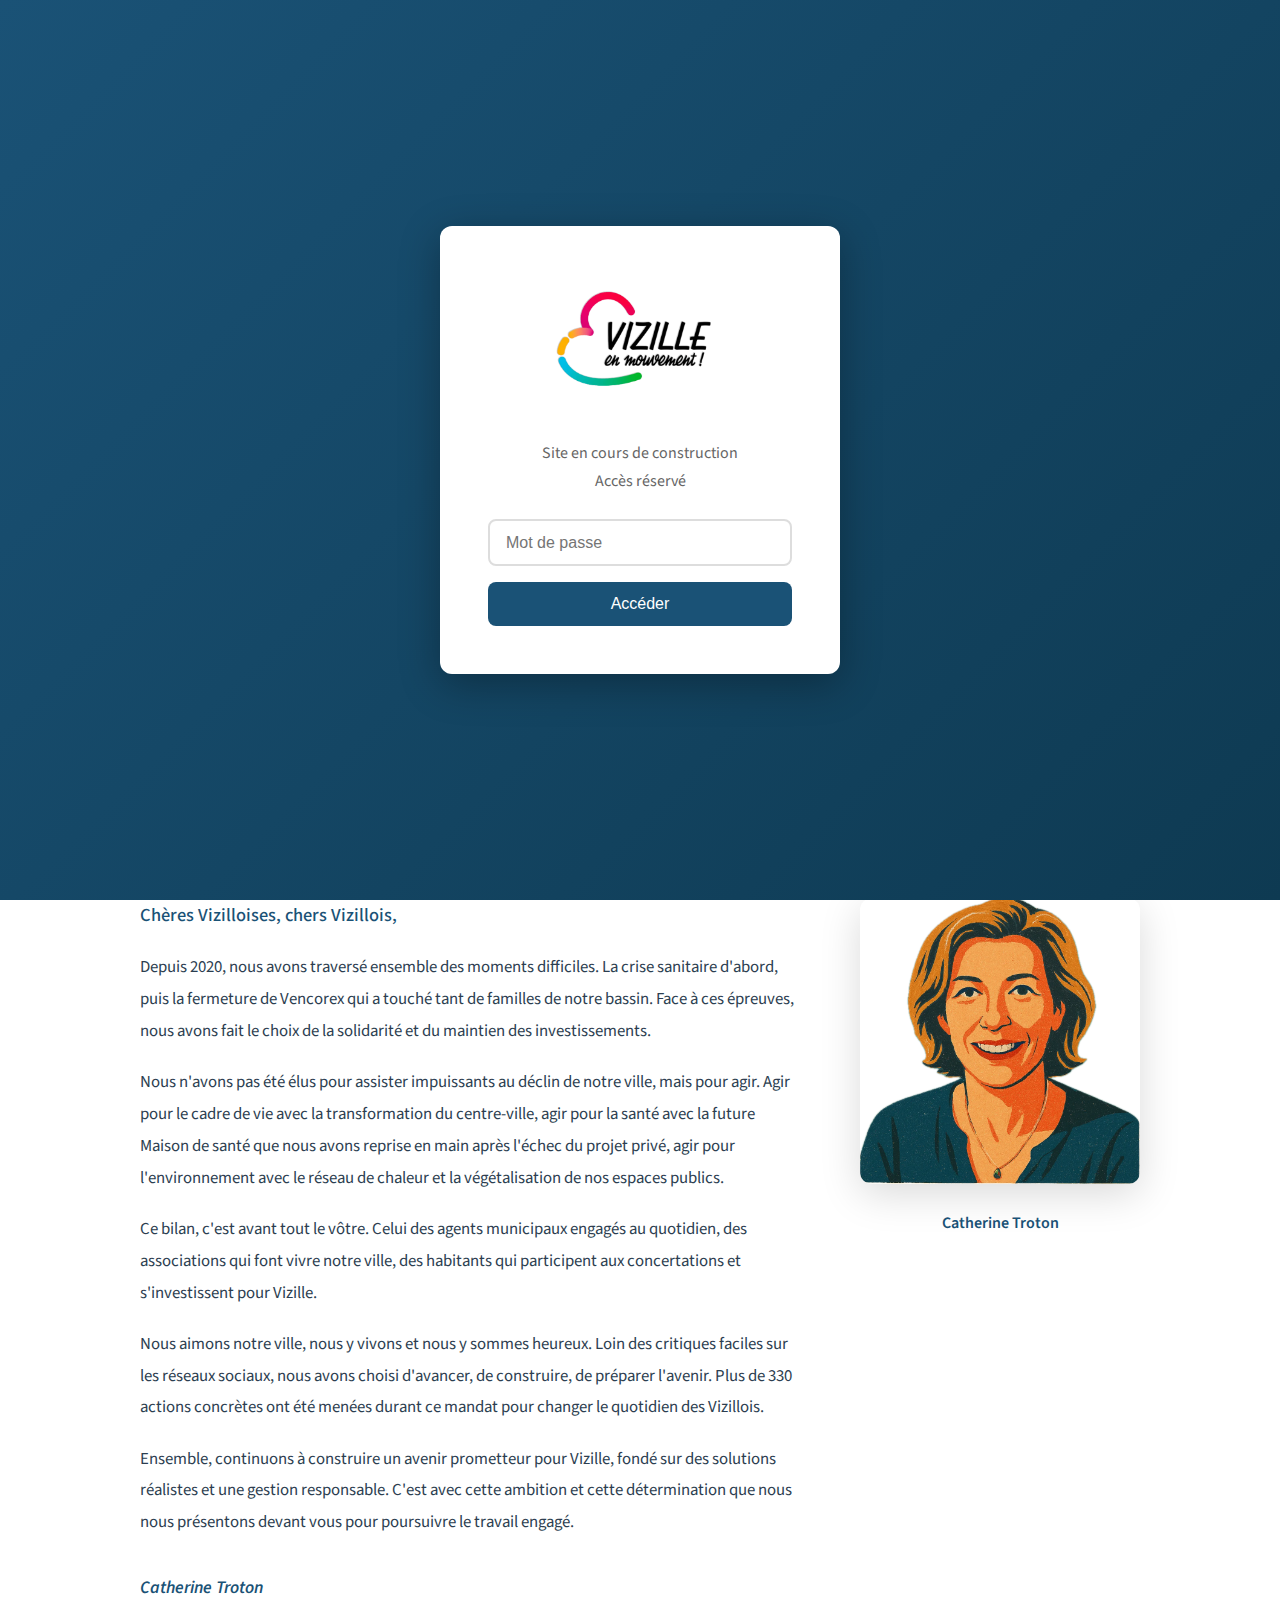
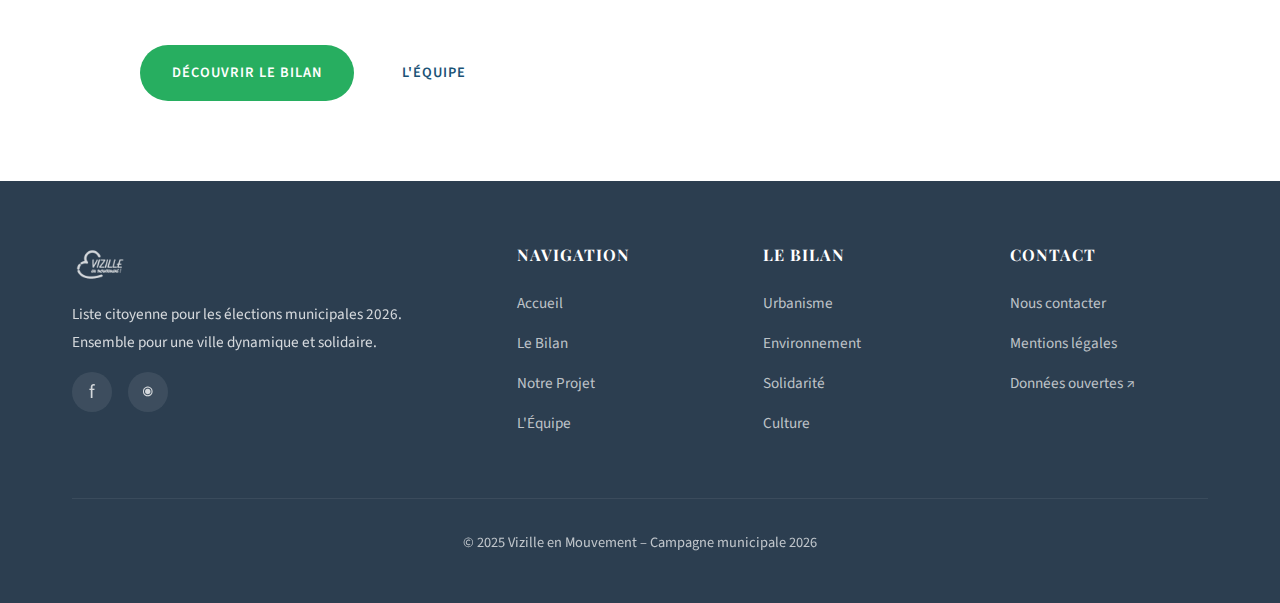
<file: index.html>
<!DOCTYPE html>
<html lang="fr">
<head>
  <meta charset="UTF-8">
  <meta name="viewport" content="width=device-width, initial-scale=1.0">
  <title>Vizille en Mouvement - Campagne municipale 2026</title>
  <meta name="description" content="Bilan du mandat 2020-2026 et projet pour Vizille. Ensemble pour une ville dynamique et solidaire.">
  
  <!-- Fonts -->
  <link rel="preconnect" href="https://fonts.googleapis.com">
  <link rel="preconnect" href="https://fonts.gstatic.com" crossorigin>
  <link href="https://fonts.googleapis.com/css2?family=Playfair+Display:wght@600;700&family=Source+Sans+3:wght@400;500;600;700&display=swap" rel="stylesheet">
  
  <!-- CSS -->
  <link rel="stylesheet" href="css/style.css">
  
  <style>
    :root {
      --font-main: 'Source Sans 3', -apple-system, BlinkMacSystemFont, sans-serif;
    }
    
    /* HERO AVEC PHOTO PANORAMIQUE */
    .hero-banner {
      position: relative;
      min-height: 45vh;
      margin-top: 75px;
      display: flex;
      align-items: center;
      justify-content: center;
      text-align: center;
      overflow: hidden;
    }
    
    .hero-banner::before {
      content: '';
      position: absolute;
      top: 0;
      left: 0;
      width: 100%;
      height: 100%;
      background: url('images/vizille-panorama.png') center center / cover no-repeat;
      z-index: 1;
    }
    
    .hero-banner::after {
      content: '';
      position: absolute;
      top: 0;
      left: 0;
      width: 100%;
      height: 100%;
      background: linear-gradient(180deg, rgba(26, 82, 118, 0.7) 0%, rgba(14, 58, 82, 0.85) 100%);
      z-index: 2;
    }
    
    .hero-content {
      position: relative;
      z-index: 3;
      padding: 2rem;
    }
    
    .hero-logo {
      max-width: 380px;
      margin-bottom: 1.5rem;
      filter: drop-shadow(0 4px 20px rgba(0,0,0,0.3));
    }
    
    /* SLOGAN AVEC EFFET LUMIERE ET BATTEMENT */
    .slogan {
      font-family: 'Playfair Display', serif;
      font-size: 2.2rem;
      font-weight: 700;
      color: #fff;
      text-shadow: 0 2px 20px rgba(0,0,0,0.4);
      margin: 1rem 0 2rem;
      animation: heartbeat 2s ease-in-out infinite, glow 2s ease-in-out infinite;
    }
    
    @keyframes heartbeat {
      0%, 100% { transform: scale(1); }
      15% { transform: scale(1.05); }
      30% { transform: scale(1); }
      45% { transform: scale(1.03); }
      60% { transform: scale(1); }
    }
    
    @keyframes glow {
      0%, 100% { 
        text-shadow: 0 2px 20px rgba(255,255,255,0.3), 0 0 40px rgba(255,255,255,0.1);
      }
      50% { 
        text-shadow: 0 2px 30px rgba(255,255,255,0.6), 0 0 60px rgba(255,255,255,0.3), 0 0 80px rgba(255,255,255,0.1);
      }
    }
    
    .hero-subtitle {
      font-size: 1.2rem;
      color: rgba(255,255,255,0.9);
      margin-bottom: 2rem;
    }
    
    .scroll-indicator {
      position: absolute;
      bottom: 2rem;
      left: 50%;
      transform: translateX(-50%);
      z-index: 3;
      color: white;
      font-size: 2rem;
      animation: bounce 2s infinite;
      cursor: pointer;
    }
    
    @keyframes bounce {
      0%, 100% { transform: translateX(-50%) translateY(0); }
      50% { transform: translateX(-50%) translateY(10px); }
    }
    
    /* SECTION MOT */
    .mot-section {
      padding: 5rem 0;
      background: #fff;
    }
    
    .mot-container {
      display: grid;
      grid-template-columns: 1fr 280px;
      gap: 4rem;
      align-items: start;
      max-width: 1000px;
      margin: 0 auto;
    }
    
    @media (max-width: 768px) {
      .mot-container {
        grid-template-columns: 1fr;
        gap: 2rem;
      }
      .portrait-wrapper {
        order: -1;
        text-align: center;
      }
      .portrait-wrapper img {
        max-width: 200px;
      }
      .slogan {
        font-size: 1.6rem;
      }
      .hero-logo {
        max-width: 280px;
      }
    }
    
    .mot-texte p {
      color: var(--dark);
      line-height: 1.9;
      margin-bottom: 1.2rem;
      font-size: 1.05rem;
    }
    
    .mot-texte .intro {
      font-size: 1.15rem;
      color: var(--primary);
      font-weight: 500;
    }
    
    .mot-texte .signature {
      margin-top: 2rem;
      font-style: italic;
      color: var(--primary);
      font-weight: 600;
      font-size: 1.1rem;
    }
    
    .portrait-wrapper img {
      width: 100%;
      border-radius: 12px;
      box-shadow: 0 10px 40px rgba(0,0,0,0.15);
    }
    
    .portrait-wrapper p {
      text-align: center;
      margin-top: 1rem;
      font-weight: 600;
      color: var(--primary);
    }
    
    .cta-buttons {
      display: flex;
      gap: 1rem;
      margin-top: 2.5rem;
      flex-wrap: wrap;
    }
  </style>
</head>
<body>

  <!-- PROTECTION MOT DE PASSE -->
  <div id="password-screen" style="
    position: fixed;
    top: 0;
    left: 0;
    width: 100%;
    height: 100%;
    background: linear-gradient(135deg, #1a5276 0%, #0e3a52 100%);
    display: flex;
    align-items: center;
    justify-content: center;
    z-index: 9999;
  ">
    <div style="
      background: white;
      padding: 3rem;
      border-radius: 12px;
      text-align: center;
      box-shadow: 0 10px 40px rgba(0,0,0,0.3);
      max-width: 400px;
      width: 90%;
    ">
      <img src="images/logo.png" alt="Vizille en Mouvement" style="max-width: 200px; margin-bottom: 1.5rem;">
      <p style="color: #666; margin-bottom: 1.5rem;">Site en cours de construction<br>Accès réservé</p>
      <input type="password" id="password-input" placeholder="Mot de passe" style="
        width: 100%;
        padding: 0.8rem 1rem;
        border: 2px solid #ddd;
        border-radius: 8px;
        font-size: 1rem;
        margin-bottom: 1rem;
        box-sizing: border-box;
      ">
      <button onclick="checkPassword()" style="
        width: 100%;
        padding: 0.8rem;
        background: #1a5276;
        color: white;
        border: none;
        border-radius: 8px;
        font-size: 1rem;
        cursor: pointer;
      ">Accéder</button>
      <p id="error-msg" style="color: #e74c3c; margin-top: 1rem; display: none;">Mot de passe incorrect</p>
    </div>
  </div>

  <script>
    if (sessionStorage.getItem('vizille-auth') === 'ok') {
      document.getElementById('password-screen').style.display = 'none';
    }
    
    function checkPassword() {
      var pwd = document.getElementById('password-input').value;
      if (pwd === 'Vizille@') {
        sessionStorage.setItem('vizille-auth', 'ok');
        document.getElementById('password-screen').style.display = 'none';
      } else {
        document.getElementById('error-msg').style.display = 'block';
      }
    }
    
    document.getElementById('password-input').addEventListener('keypress', function(e) {
      if (e.key === 'Enter') checkPassword();
    });
  </script>

  <!-- HEADER -->
  <header>
    <div class="header-inner">
      <a href="index.html" class="logo">
        <img src="images/logo.png" alt="Vizille en Mouvement" style="height: 45px;">
      </a>
      
      <button class="menu-toggle" aria-label="Menu">☰</button>
      
      <nav>
        <ul id="nav-menu">
          <li><a href="index.html" class="active">Accueil</a></li>
          <li><a href="pages/bilan.html">Le Bilan</a></li>
          <li><a href="pages/projet.html">Notre Projet</a></li>
          <li><a href="pages/equipe.html">L'Équipe</a></li>
          <li><a href="pages/contact.html">Contact</a></li>
        </ul>
      </nav>
    </div>
  </header>

  <!-- HERO AVEC BANNIÈRE PANORAMIQUE -->
  <section class="hero-banner">
    <div class="hero-content">
      <img src="images/logo.png" alt="Vizille en Mouvement" class="hero-logo">
      <p class="slogan">Ensemble pour une ville dynamique et solidaire</p>
      <p class="hero-subtitle">Élections municipales 2026</p>
    </div>
  </section>

  <!-- MOT DE LA CANDIDATE -->
  <section class="mot-section">
    <div class="container">
      <div class="mot-container">
        
        <div class="mot-texte">
          <p class="intro">Chères Vizilloises, chers Vizillois,</p>
          
          <p>Depuis 2020, nous avons traversé ensemble des moments difficiles. La crise sanitaire d'abord, puis la fermeture de Vencorex qui a touché tant de familles de notre bassin. Face à ces épreuves, nous avons fait le choix de la solidarité et du maintien des investissements.</p>
          
          <p>Nous n'avons pas été élus pour assister impuissants au déclin de notre ville, mais pour agir. Agir pour le cadre de vie avec la transformation du centre-ville, agir pour la santé avec la future Maison de santé que nous avons reprise en main après l'échec du projet privé, agir pour l'environnement avec le réseau de chaleur et la végétalisation de nos espaces publics.</p>
          
          <p>Ce bilan, c'est avant tout le vôtre. Celui des agents municipaux engagés au quotidien, des associations qui font vivre notre ville, des habitants qui participent aux concertations et s'investissent pour Vizille.</p>
          
          <p>Nous aimons notre ville, nous y vivons et nous y sommes heureux. Loin des critiques faciles sur les réseaux sociaux, nous avons choisi d'avancer, de construire, de préparer l'avenir. Plus de 330 actions concrètes ont été menées durant ce mandat pour changer le quotidien des Vizillois.</p>
          
          <p>Ensemble, continuons à construire un avenir prometteur pour Vizille, fondé sur des solutions réalistes et une gestion responsable. C'est avec cette ambition et cette détermination que nous nous présentons devant vous pour poursuivre le travail engagé.</p>
          
          <p class="signature">Catherine Troton</p>
          
          <div class="cta-buttons">
            <a href="pages/bilan.html" class="btn btn-primary">Découvrir le bilan</a>
            <a href="pages/equipe.html" class="btn btn-secondary">L'équipe</a>
          </div>
        </div>
        
        <div class="portrait-wrapper">
          <img src="images/maire.png" alt="Catherine Troton">
          <p>Catherine Troton</p>
        </div>
        
      </div>
    </div>
  </section>

  <!-- FOOTER -->
  <footer>
    <div class="container">
      <div class="footer-grid">
        
        <div class="footer-brand">
          <div class="logo" style="color: white;">
            <img src="images/logo.png" alt="Vizille en Mouvement" style="height: 40px; filter: brightness(0) invert(1);">
          </div>
          <p style="margin-top: 1rem;">
            Liste citoyenne pour les élections municipales 2026.<br>
            Ensemble pour une ville dynamique et solidaire.
          </p>
          <div class="social-links">
            <a href="#" aria-label="Facebook">f</a>
            <a href="#" aria-label="Instagram">◉</a>
          </div>
        </div>
        
        <div>
          <h4>Navigation</h4>
          <ul>
            <li><a href="index.html">Accueil</a></li>
            <li><a href="pages/bilan.html">Le Bilan</a></li>
            <li><a href="pages/projet.html">Notre Projet</a></li>
            <li><a href="pages/equipe.html">L'Équipe</a></li>
          </ul>
        </div>
        
        <div>
          <h4>Le Bilan</h4>
          <ul>
            <li><a href="pages/urbanisme.html">Urbanisme</a></li>
            <li><a href="pages/environnement.html">Environnement</a></li>
            <li><a href="pages/solidarite.html">Solidarité</a></li>
            <li><a href="pages/culture.html">Culture</a></li>
          </ul>
        </div>
        
        <div>
          <h4>Contact</h4>
          <ul>
            <li><a href="pages/contact.html">Nous contacter</a></li>
            <li><a href="#">Mentions légales</a></li>
            <li><a href="https://mich59139.github.io/test2/" target="_blank">Données ouvertes ↗</a></li>
          </ul>
        </div>
        
      </div>
      
      <div class="footer-bottom">
        <p>© 2025 Vizille en Mouvement – Campagne municipale 2026</p>
      </div>
    </div>
  </footer>

  <!-- JS -->
  <script>
    document.querySelector('.menu-toggle').addEventListener('click', function() {
      document.getElementById('nav-menu').classList.toggle('active');
    });
  </script>

</body>
</html>
</file>
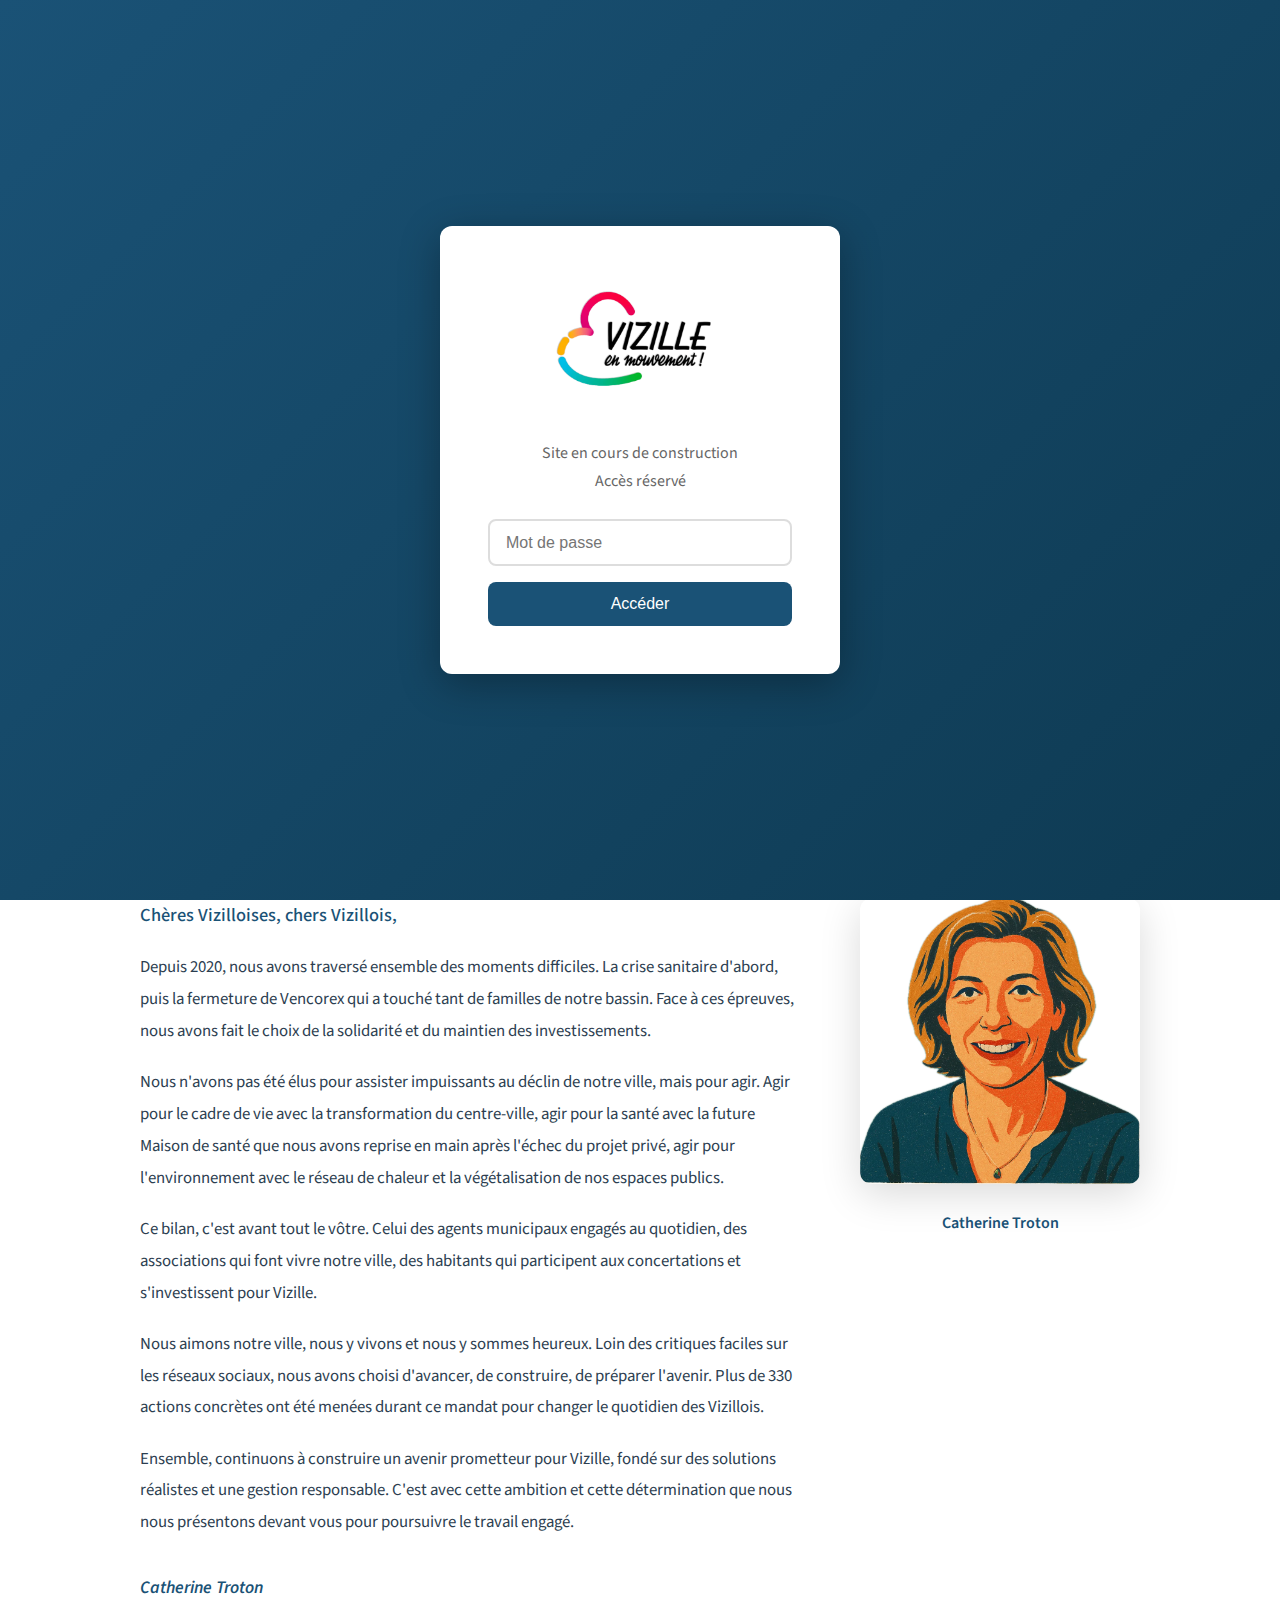
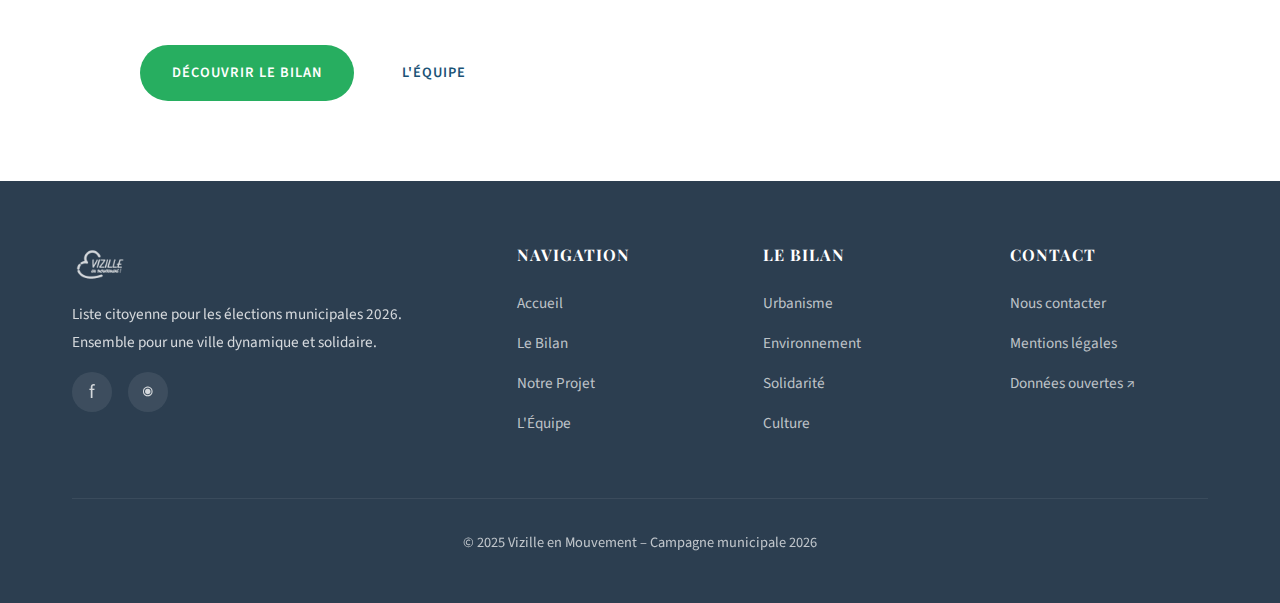
<file: pages/bilan.html>
<!DOCTYPE html>
<html lang="fr">
<head>
  <meta charset="UTF-8">
  <meta name="viewport" content="width=device-width, initial-scale=1.0">
  <title>Le Bilan 2020-2026 - Vizille en Mouvement</title>
  <meta name="description" content="Bilan complet du mandat municipal 2020-2026 à Vizille : 330+ actions, 15M€ d'investissements.">
  
  <link rel="preconnect" href="https://fonts.googleapis.com">
  <link rel="preconnect" href="https://fonts.gstatic.com" crossorigin>
  <link href="https://fonts.googleapis.com/css2?family=Playfair+Display:wght@600;700&family=Source+Sans+3:wght@400;500;600;700&display=swap" rel="stylesheet">
  <link rel="stylesheet" href="../css/style.css">
  <style>:root { --font-main: 'Source Sans 3', sans-serif; }</style>
</head>
<body>

  <!-- PROTECTION MOT DE PASSE -->
  <script>
    if (sessionStorage.getItem('vizille-auth') !== 'ok') {
      window.location.href = '../index.html';
    }
  </script>


  <header>
    <div class="header-inner">
      <a href="../index.html" class="logo">
        <span class="logo-icon">V</span>
        Vizille en Mouvement
      </a>
      <button class="menu-toggle" aria-label="Menu">☰</button>
      <nav>
        <ul id="nav-menu">
          <li><a href="../index.html">Accueil</a></li>
          <li><a href="bilan.html" class="active">Le Bilan</a></li>
          <li><a href="projet.html">Notre Projet</a></li>
          <li><a href="equipe.html">L'Équipe</a></li>
          <li><a href="contact.html">Contact</a></li>
        </ul>
      </nav>
    </div>
  </header>

  <section class="page-hero">
    <div class="container">
      <h1>Le Bilan 2020-2026</h1>
      <p class="lead">Un mandat marqué par des investissements structurants, la gestion de crises successives et le lancement de projets d'avenir pour Vizille.</p>
    </div>
  </section>

  <section>
    <div class="container">
      <div class="stats">
        <div class="stat-card">
          <div class="stat-number">330+</div>
          <div class="stat-label">Actions réalisées</div>
        </div>
        <div class="stat-card">
          <div class="stat-number">15 M€</div>
          <div class="stat-label">Investissements</div>
        </div>
        <div class="stat-card">
          <div class="stat-number">12</div>
          <div class="stat-label">Thématiques</div>
        </div>
        <div class="stat-card">
          <div class="stat-number">6 ans</div>
          <div class="stat-label">D'engagement</div>
        </div>
      </div>
    </div>
  </section>

  <section style="background: var(--light);">
    <div class="container">
      <div style="max-width: 800px; margin: 0 auto; text-align: center;">
        <h2>Un mandat sous le signe des défis</h2>
        <p style="font-size: 1.1rem; color: var(--gray); margin-top: 1.5rem;">
          Le mandat 2020-2026 a été marqué par la gestion de crises majeures : la pandémie COVID-19 dès les premiers mois, puis la crise industrielle Vencorex qui a touché de plein fouet notre bassin d'emploi. Malgré ces épreuves, l'équipe municipale a poursuivi les investissements structurants et préparé l'avenir de Vizille.
        </p>
      </div>
    </div>
  </section>

  <section>
    <div class="container">
      <div class="section-title">
        <h2>Explorer par thématique</h2>
      </div>
      
      <div class="themes-grid">
        
        <a href="urbanisme.html" class="theme-card" style="text-decoration: none; color: inherit;">
          <div class="theme-icon">🏗️</div>
          <div class="theme-content">
            <h3>Urbanisme & Aménagement</h3>
            <p>ORT, Alliance Textile, Centralité Vizilloise, Terrasses de la Romanche...</p>
            <span class="theme-link">Découvrir →</span>
          </div>
        </a>
        
        <a href="sante.html" class="theme-card" style="text-decoration: none; color: inherit;">
          <div class="theme-icon">🏥</div>
          <div class="theme-content">
            <h3>Santé & Services</h3>
            <p>Maison de Santé, CLSM, Plan Communal de Sauvegarde, PIMMS...</p>
            <span class="theme-link">Découvrir →</span>
          </div>
        </a>
        
        <a href="environnement.html" class="theme-card" style="text-decoration: none; color: inherit;">
          <div class="theme-icon">🌿</div>
          <div class="theme-content">
            <h3>Environnement</h3>
            <p>Réseau de chaleur, éclairage LED (-51%), ZFE, compostage...</p>
            <span class="theme-link">Découvrir →</span>
          </div>
        </a>
        
        <a href="culture.html" class="theme-card" style="text-decoration: none; color: inherit;">
          <div class="theme-icon">🎭</div>
          <div class="theme-content">
            <h3>Culture & Vie associative</h3>
            <p>Festival du Film, Estivales, Street Art, AHPV...</p>
            <span class="theme-link">Découvrir →</span>
          </div>
        </a>
        
        <a href="patrimoine.html" class="theme-card" style="text-decoration: none; color: inherit;">
          <div class="theme-icon">🏛️</div>
          <div class="theme-content">
            <h3>Patrimoine & Histoire</h3>
            <p>Prieuré, orgue restauré, parcours patrimoniaux...</p>
            <span class="theme-link">Découvrir →</span>
          </div>
        </a>
        
        <a href="enfance.html" class="theme-card" style="text-decoration: none; color: inherit;">
          <div class="theme-icon">👶</div>
          <div class="theme-content">
            <h3>Enfance & Jeunesse</h3>
            <p>Crèche rénovée, petits déjeuners scolaires, numérique...</p>
            <span class="theme-link">Découvrir →</span>
          </div>
        </a>
        
        <a href="solidarite.html" class="theme-card" style="text-decoration: none; color: inherit;">
          <div class="theme-icon">🤝</div>
          <div class="theme-content">
            <h3>Solidarité & Action sociale</h3>
            <p>CCAS, soutien Vencorex, épicerie sociale, portage repas...</p>
            <span class="theme-link">Découvrir →</span>
          </div>
        </a>
        
        <a href="sport.html" class="theme-card" style="text-decoration: none; color: inherit;">
          <div class="theme-icon">⚽</div>
          <div class="theme-content">
            <h3>Sport & Loisirs</h3>
            <p>Stade homologué Fédérale 3, soutien aux associations...</p>
            <span class="theme-link">Découvrir →</span>
          </div>
        </a>
        
        <a href="economie.html" class="theme-card" style="text-decoration: none; color: inherit;">
          <div class="theme-icon">💼</div>
          <div class="theme-content">
            <h3>Économie & Emploi</h3>
            <p>Commerce local, insertion professionnelle, Mission Locale...</p>
            <span class="theme-link">Découvrir →</span>
          </div>
        </a>
        
      </div>
    </div>
  </section>

  <section class="cta-section">
    <div class="container">
      <h2>Accéder aux données complètes</h2>
      <p>Explorez l'ensemble des 330+ actions dans notre tableau de bord interactif</p>
      <a href="https://mich59139.github.io/test2/" target="_blank" class="btn btn-outline">Ouvrir le tableau de bord ↗</a>
    </div>
  </section>

  <section style="background: var(--light);">
    <div class="container">
      <div style="max-width: 600px; margin: 0 auto; text-align: center;">
        <h3>Sources</h3>
        <p style="color: var(--gray);">
          📰 Magazines « Vivre à Vizille » (n°120 à 171)<br>
          📋 Délibérations du Conseil Municipal<br>
          📊 Documents budgétaires 2020-2025
        </p>
      </div>
    </div>
  </section>

  <footer>
    <div class="container">
      <div class="footer-bottom">
        <p>© 2025 Vizille en Mouvement – <a href="../index.html" style="color: white;">Retour à l'accueil</a></p>
      </div>
    </div>
  </footer>

  <script>
    document.querySelector('.menu-toggle').addEventListener('click', function() {
      document.getElementById('nav-menu').classList.toggle('active');
    });
  </script>

</body>
</html>
</file>
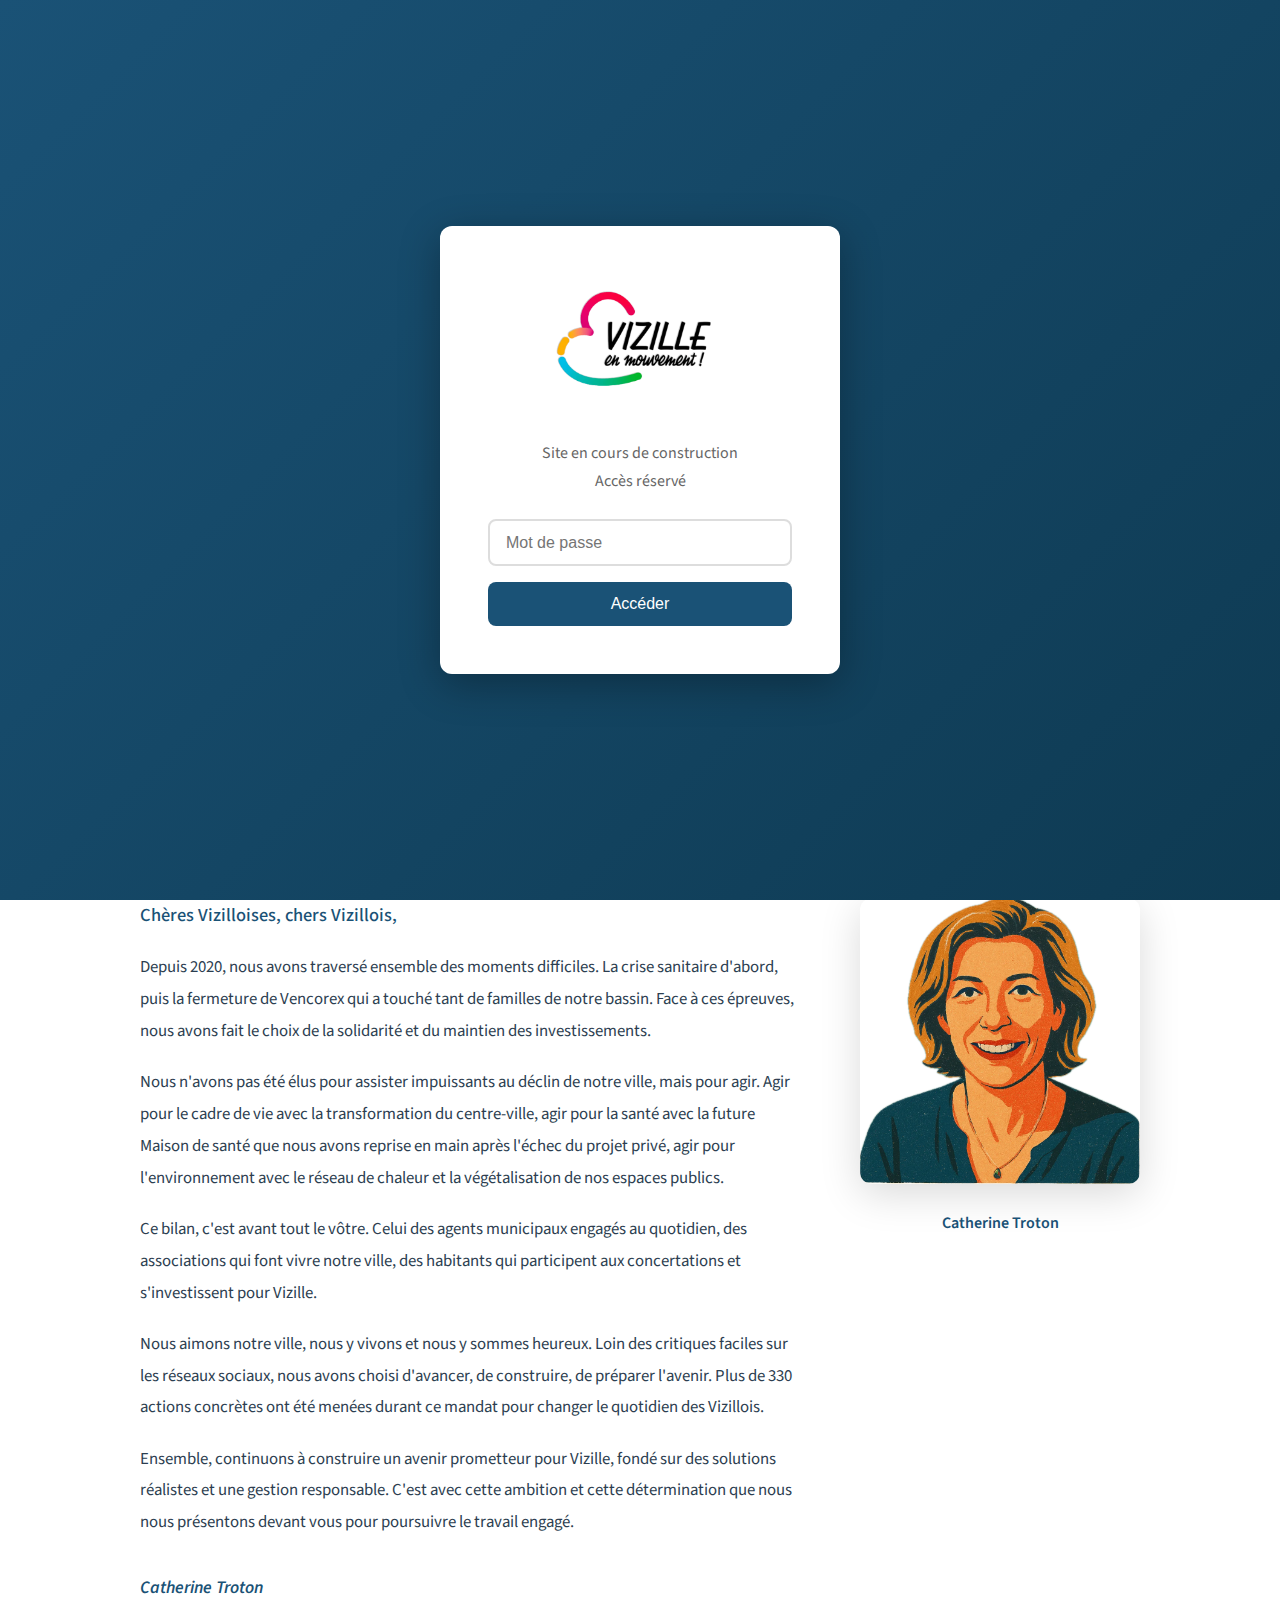
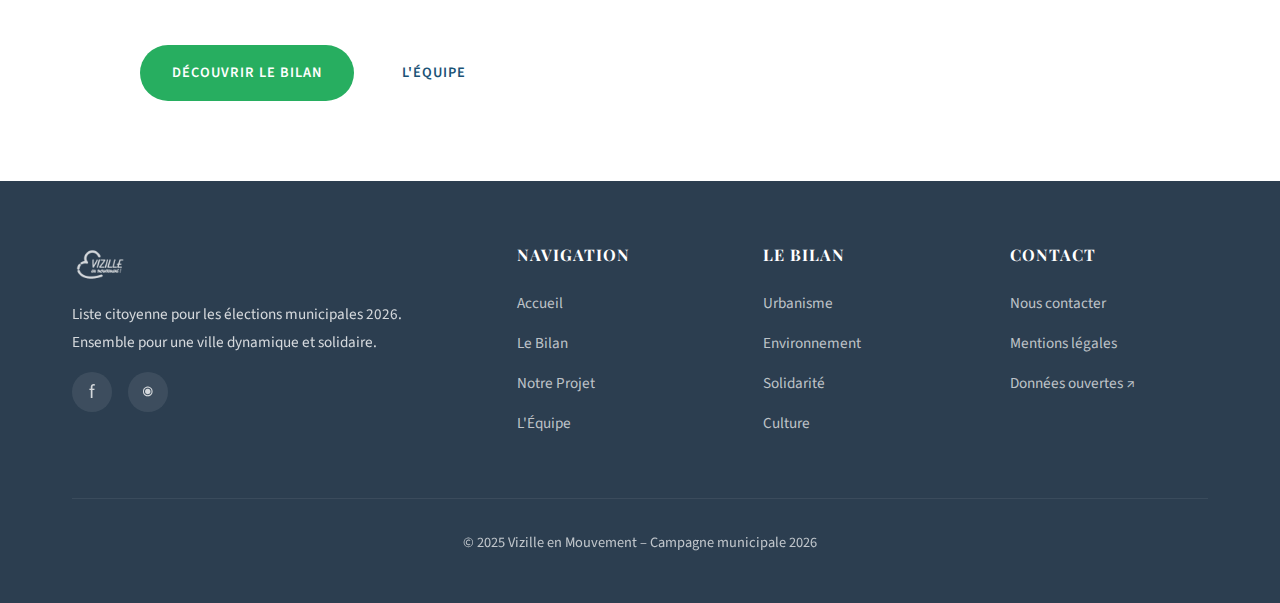
<file: pages/contact.html>
<!DOCTYPE html>
<html lang="fr">
<head>
  <meta charset="UTF-8">
  <meta name="viewport" content="width=device-width, initial-scale=1.0">
  <title>Contact - Vizille en Mouvement</title>
  <meta name="description" content="Contactez l'équipe Vizille en Mouvement pour les élections municipales 2026.">
  
  <link rel="preconnect" href="https://fonts.googleapis.com">
  <link rel="preconnect" href="https://fonts.gstatic.com" crossorigin>
  <link href="https://fonts.googleapis.com/css2?family=Playfair+Display:wght@600;700&family=Source+Sans+3:wght@400;500;600;700&display=swap" rel="stylesheet">
  <link rel="stylesheet" href="../css/style.css">
  <style>
    :root { --font-main: 'Source Sans 3', sans-serif; }
    
    .contact-grid {
      display: grid;
      grid-template-columns: 1fr 1fr;
      gap: 4rem;
      max-width: 900px;
      margin: 0 auto;
    }
    
    @media (max-width: 768px) {
      .contact-grid {
        grid-template-columns: 1fr;
        gap: 2rem;
      }
    }
    
    .contact-info h3 {
      margin-bottom: 1.5rem;
    }
    
    .contact-item {
      display: flex;
      align-items: flex-start;
      gap: 1rem;
      margin-bottom: 1.5rem;
    }
    
    .contact-item-icon {
      width: 50px;
      height: 50px;
      background: var(--light);
      border-radius: 50%;
      display: flex;
      align-items: center;
      justify-content: center;
      font-size: 1.5rem;
      flex-shrink: 0;
    }
    
    .contact-item h4 {
      margin-bottom: 0.3rem;
      font-size: 1rem;
    }
    
    .contact-item p {
      color: var(--gray);
      margin: 0;
    }
    
    .contact-form {
      background: var(--white);
      padding: 2rem;
      border-radius: var(--radius);
      box-shadow: var(--shadow);
    }
    
    .form-group {
      margin-bottom: 1.5rem;
    }
    
    .form-group label {
      display: block;
      margin-bottom: 0.5rem;
      font-weight: 600;
      color: var(--dark);
    }
    
    .form-group input,
    .form-group textarea {
      width: 100%;
      padding: 0.8rem 1rem;
      border: 2px solid var(--light);
      border-radius: 8px;
      font-family: inherit;
      font-size: 1rem;
      transition: var(--transition);
    }
    
    .form-group input:focus,
    .form-group textarea:focus {
      outline: none;
      border-color: var(--primary);
    }
    
    .form-group textarea {
      min-height: 150px;
      resize: vertical;
    }
    
    .form-note {
      font-size: 0.85rem;
      color: var(--gray);
      margin-top: 1rem;
    }
    
    .social-section {
      margin-top: 2rem;
      padding-top: 2rem;
      border-top: 1px solid var(--light);
    }
    
    .social-section h4 {
      margin-bottom: 1rem;
    }
    
    .social-buttons {
      display: flex;
      gap: 1rem;
    }
    
    .social-btn {
      width: 50px;
      height: 50px;
      border-radius: 50%;
      background: var(--primary);
      color: var(--white);
      display: flex;
      align-items: center;
      justify-content: center;
      font-size: 1.3rem;
      transition: var(--transition);
    }
    
    .social-btn:hover {
      background: var(--secondary);
      color: var(--white);
      transform: translateY(-3px);
    }
  </style>
</head>
<body>

  <script>
    if (sessionStorage.getItem('vizille-auth') !== 'ok') {
      window.location.href = '../index.html';
    }
  </script>


  <script>
    }
  </script>

  <header>
    <div class="header-inner">
      <a href="../index.html" class="logo">
        <img src="../images/logo.png" alt="Vizille en Mouvement" style="height: 40px;">
      </a>
      <button class="menu-toggle" aria-label="Menu">☰</button>
      <nav>
        <ul id="nav-menu">
          <li><a href="../index.html">Accueil</a></li>
          <li><a href="bilan.html">Le Bilan</a></li>
          <li><a href="projet.html">Notre Projet</a></li>
          <li><a href="equipe.html">L'Équipe</a></li>
          <li><a href="contact.html">Contact</a></li>
        </ul>
      </nav>
    </div>
  </header>

  <!-- MINI BANDEAU SLOGAN -->
  <div style="background: var(--primary); color: white; text-align: center; padding: 0.8rem; margin-top: 75px; font-size: 1.1rem; font-style: italic; font-weight: 500;">
    Ensemble pour une ville dynamique et solidaire
  </div>

  <section class="page-hero" style="margin-top: 0;" style="padding-top: 1rem; padding-bottom: 2rem;">
    <div class="container" style="text-align: center;">
      <p style="font-size: 0.95rem; color: rgba(255,255,255,0.8); margin-bottom: 1rem;">Ensemble pour une ville dynamique et solidaire</p>
    </div>
  </section>
  <section class="page-hero-content">
    <div class="container">
      <h1>Contact</h1>
      <p class="lead">Échangeons ensemble sur l'avenir de Vizille</p>
    </div>
  </section>

  <section>
    <div class="container">
      <div class="contact-grid">
        
        <div class="contact-info">
          <h3>Restons en contact</h3>
          <p style="color: var(--gray); margin-bottom: 2rem;">
            Une question, une suggestion, une envie de vous engager ? N'hésitez pas à nous écrire. Nous répondons à tous les messages.
          </p>
          
          <div class="contact-item">
            <div class="contact-item-icon">📧</div>
            <div>
              <h4>Email</h4>
              <p>contact@vizille-en-mouvement.fr</p>
            </div>
          </div>
          
          <div class="contact-item">
            <div class="contact-item-icon">📍</div>
            <div>
              <h4>Vizille</h4>
              <p>Isère, Auvergne-Rhône-Alpes</p>
            </div>
          </div>
          
          <div class="social-section">
            <h4>Suivez-nous</h4>
            <div class="social-buttons">
              <a href="#" class="social-btn" aria-label="Facebook">f</a>
              <a href="#" class="social-btn" aria-label="Twitter">𝕏</a>
              <a href="#" class="social-btn" aria-label="Instagram">◉</a>
            </div>
          </div>
        </div>
        
        <div class="contact-form">
          <h3 style="margin-bottom: 1.5rem;">Écrivez-nous</h3>
          <form action="#" method="POST">
            <div class="form-group">
              <label for="name">Nom</label>
              <input type="text" id="name" name="name" required>
            </div>
            
            <div class="form-group">
              <label for="email">Email</label>
              <input type="email" id="email" name="email" required>
            </div>
            
            <div class="form-group">
              <label for="subject">Sujet</label>
              <input type="text" id="subject" name="subject" required>
            </div>
            
            <div class="form-group">
              <label for="message">Message</label>
              <textarea id="message" name="message" required></textarea>
            </div>
            
            <button type="submit" class="btn btn-primary" style="width: 100%;">Envoyer</button>
            
            <p class="form-note">
              * Ce formulaire est une maquette. Pour un site en ligne, il faudra configurer l'envoi d'emails ou utiliser un service comme Formspree.
            </p>
          </form>
        </div>
        
      </div>
    </div>
  </section>

  <section class="cta-section">
    <div class="container">
      <h2>Découvrez notre bilan</h2>
      <p>330+ actions réalisées pendant le mandat 2020-2026</p>
      <a href="bilan.html" class="btn btn-outline">Voir le bilan</a>
    </div>
  </section>

  <footer>
    <div class="container">
      <div class="footer-bottom">
        <p>© 2025 Vizille en Mouvement – <a href="../index.html" style="color: white;">Retour à l'accueil</a></p>
      </div>
    </div>
  </footer>

  <script>
    document.querySelector('.menu-toggle').addEventListener('click', function() {
      document.getElementById('nav-menu').classList.toggle('active');
    });
  </script>
</body>
</html>
</file>
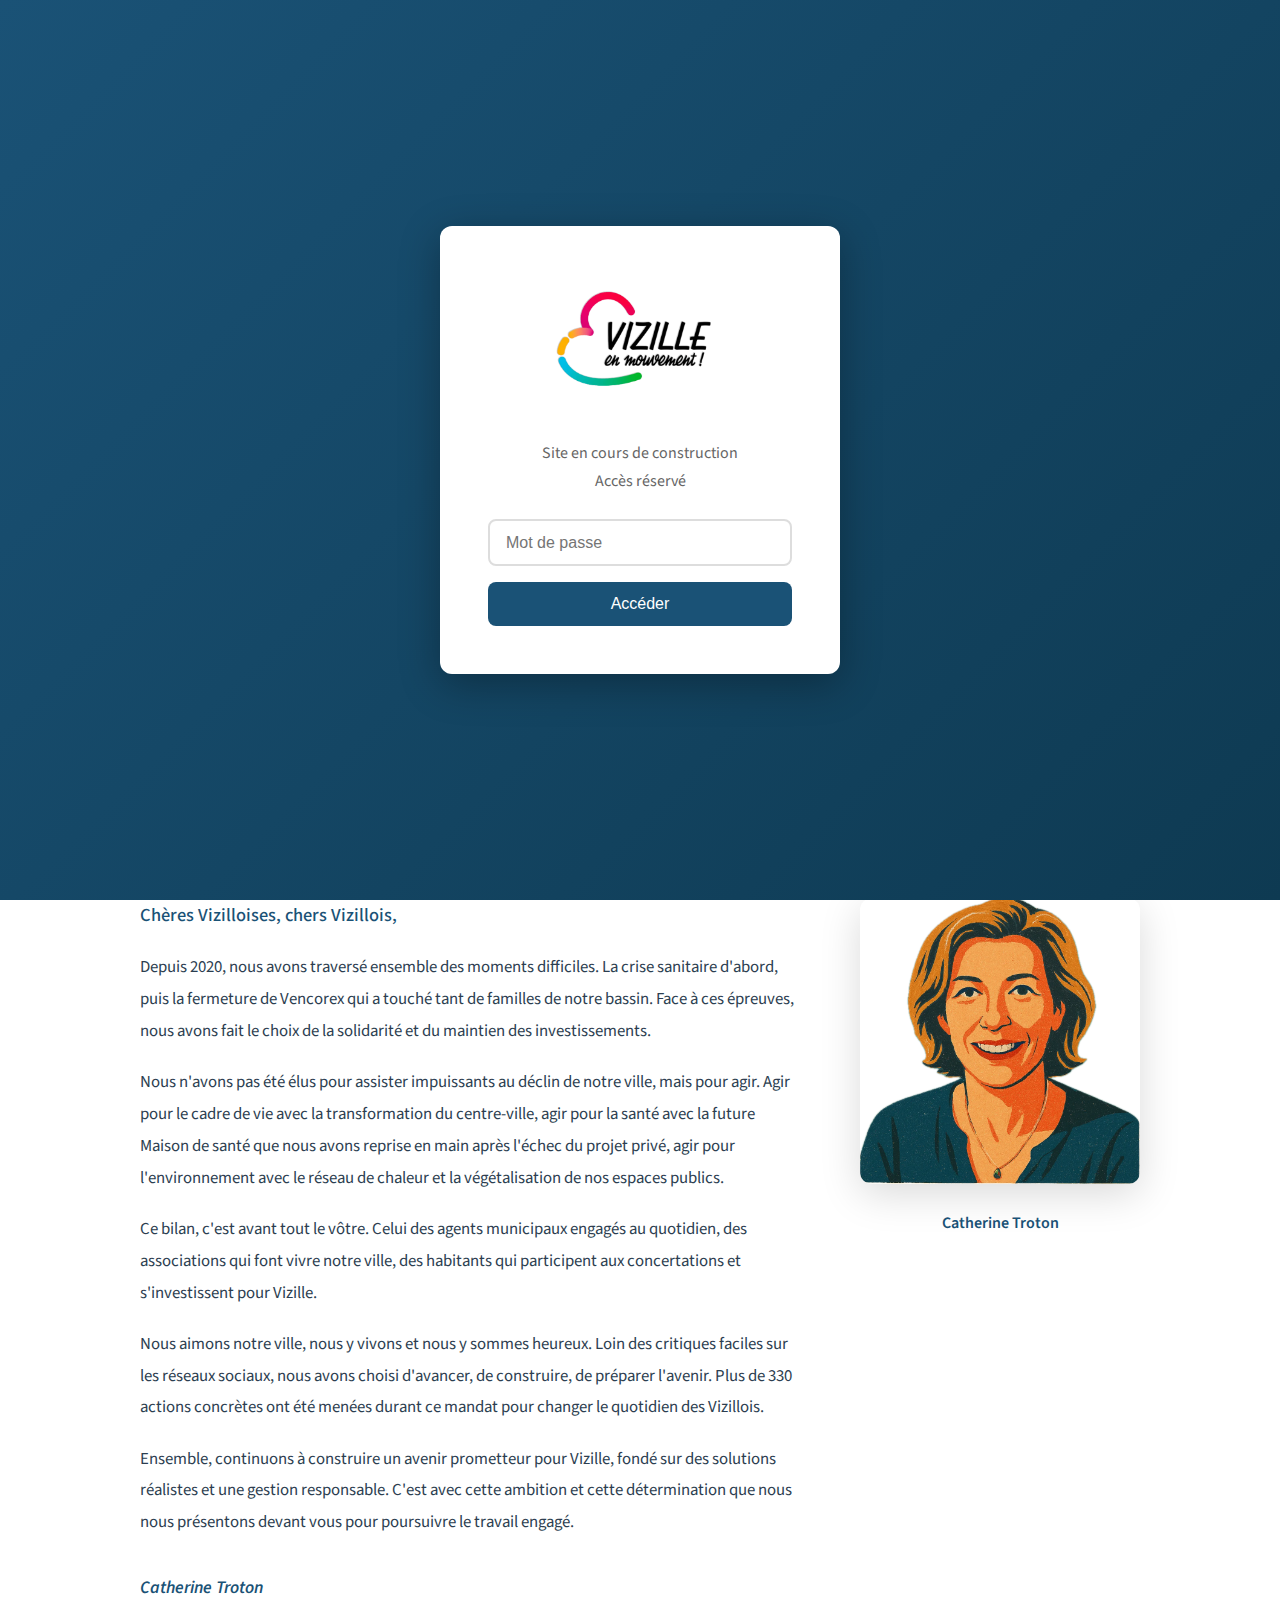
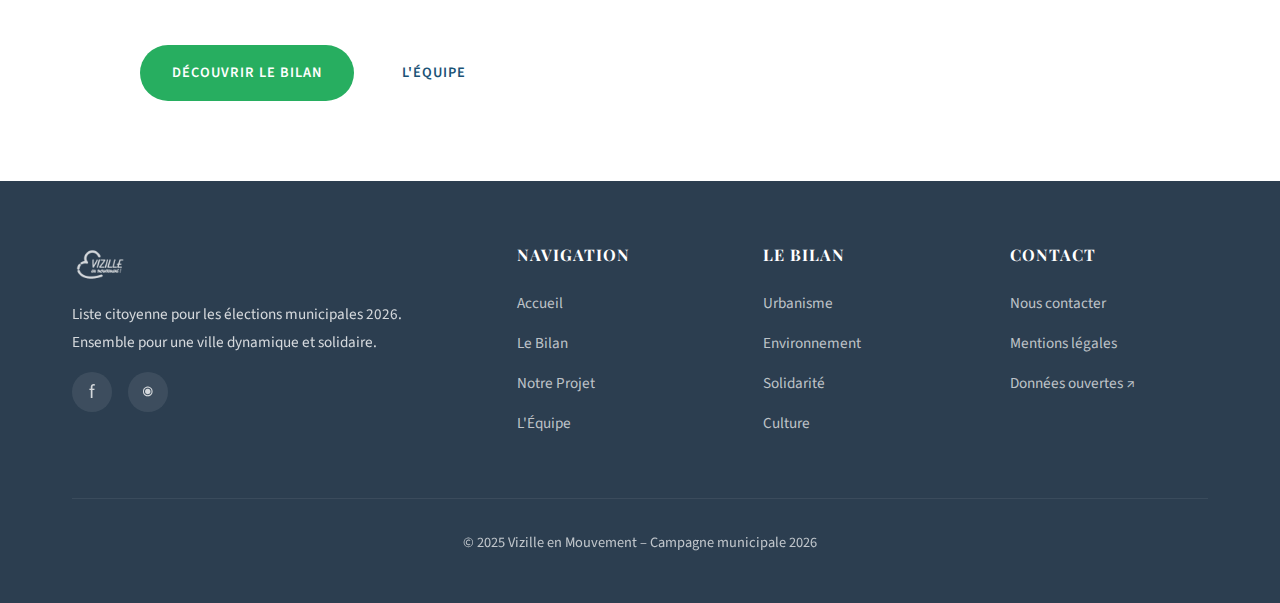
<file: pages/culture.html>
<!DOCTYPE html>
<html lang="fr">
<head>
  <meta charset="UTF-8">
  <meta name="viewport" content="width=device-width, initial-scale=1.0">
  <title>Culture & Vie associative - Vizille en Mouvement</title>
  <meta name="description" content="Bilan culture du mandat 2020-2026 : Festival du Film pour Enfants, Estivales, Street Art, Jumelage, Espace Belledonne.">
  
  <link rel="preconnect" href="https://fonts.googleapis.com">
  <link rel="preconnect" href="https://fonts.gstatic.com" crossorigin>
  <link href="https://fonts.googleapis.com/css2?family=Playfair+Display:wght@600;700&family=Source+Sans+3:wght@400;500;600;700&display=swap" rel="stylesheet">
  <link rel="stylesheet" href="../css/style.css">
  <style>:root { --font-main: 'Source Sans 3', sans-serif; }</style>
</head>
<body>

  <script>
    if (sessionStorage.getItem('vizille-auth') !== 'ok') {
      window.location.href = '../index.html';
    }
  </script>

  <header>
    <div class="header-inner">
      <a href="../index.html" class="logo">
        <img src="../images/logo.png" alt="Vizille en Mouvement" style="height: 40px;">
      </a>
      <button class="menu-toggle" aria-label="Menu">☰</button>
      <nav>
        <ul id="nav-menu">
          <li><a href="../index.html">Accueil</a></li>
          <li><a href="bilan.html">Le Bilan</a></li>
          <li><a href="projet.html">Notre Projet</a></li>
          <li><a href="equipe.html">L'Équipe</a></li>
          <li><a href="contact.html">Contact</a></li>
        </ul>
      </nav>
    </div>
  </header>

  <!-- MINI BANDEAU SLOGAN -->
  <div style="background: var(--primary); color: white; text-align: center; padding: 0.8rem; margin-top: 75px; font-size: 1.1rem; font-style: italic; font-weight: 500;">
    Ensemble pour une ville dynamique et solidaire
  </div>

  <section style="background: var(--light); padding: 2rem 0;">
    <div class="container">
      <p class="breadcrumb"><a href="../index.html">Accueil</a> / <a href="bilan.html">Bilan</a> / Culture</p>
      <h1>🎭 Culture & Vie associative</h1>
      <p class="lead">Une ville vivante, ouverte sur la création et le partage. La culture crée du lien social, doit être accessible à tous et valorise l'identité de notre territoire.</p>
    </div>
  </section>

  <section class="actions-section">
    <div class="container">
      
      <h2 style="margin-bottom: 2rem; color: var(--primary);">🎭 Événements culturels</h2>
      
      <div class="action-item" style="border-left-color: #9b59b6;">
        <h4>Festival du Film pour Enfants</h4>
        <p>27ème édition en 2024. Festival de cinéma le plus fréquenté de l'Isère, labellisé « Jeune Public ». Quarantaine de films, ateliers, jury d'enfants. Maintenu malgré la crise COVID grâce aux bénévoles.</p>
        <div class="action-meta">
          <span class="status-badge status-realise">Annuel</span>
          <span>🎬 40 films</span>
          <span>🏆 N°1 Isère</span>
        </div>
      </div>

      <div class="action-item" style="border-left-color: #9b59b6;">
        <h4>Saisons culturelles au Jeu de Paume</h4>
        <p>8 à 13 spectacles par an. Programmation diversifiée favorisant les compagnies locales et régionales. Tarification solidaire et Pack Tribu pour les familles. Partenariat avec collège, lycée et écoles.</p>
        <div class="action-meta">
          <span class="status-badge status-realise">Annuel</span>
          <span>🎭 8-13 spectacles</span>
          <span>💰 Tarifs solidaires</span>
        </div>
      </div>

      <div class="action-item" style="border-left-color: #9b59b6;">
        <h4>Estivales de Vizille</h4>
        <p>Concerts gratuits chaque été, spectacles, cinéma en plein air dans le parc du Domaine. Animation "Histoires de Livres" avec l'AHPV pendant les Estivales.</p>
        <div class="action-meta">
          <span class="status-badge status-realise">Annuel</span>
          <span>🎵 Concerts gratuits</span>
          <span>🎬 Cinéma plein air</span>
        </div>
      </div>

      <div class="action-item" style="border-left-color: #9b59b6;">
        <h4>Fête de la Musique</h4>
        <p>Animations musicales dans la ville chaque 21 juin. Mise en valeur des talents locaux et des associations musicales.</p>
        <div class="action-meta">
          <span class="status-badge status-realise">Annuel</span>
          <span>🎵 21 juin</span>
        </div>
      </div>

      <div class="action-item" style="border-left-color: #9b59b6;">
        <h4>P'tits Mots P'tits Mômes</h4>
        <p>Festival de littérature jeunesse pour les 18 mois - 6 ans (2023 et 2025). 6 spectacles, ~15 représentations. Tarifs sociaux : 5€ / 2€.</p>
        <div class="action-meta">
          <span class="status-badge status-realise">Biennal</span>
          <span>📚 18 mois - 6 ans</span>
        </div>
      </div>

      <div class="action-item" style="border-left-color: #9b59b6;">
        <h4>Fête de la Science</h4>
        <p>3ème édition en 2024, plus de 500 participants dont 327 scolaires. Village Science, partenariat avec la Casemate, Territoire de Sciences et les Papeteries. Parcours scientifique intercommunal avec les communes de la Romanche. Gratuit.</p>
        <div class="action-meta">
          <span class="status-badge status-realise">Annuel</span>
          <span>👥 500+ participants</span>
          <span>🔬 Gratuit</span>
        </div>
      </div>

      <div class="action-item" style="border-left-color: #9b59b6;">
        <h4>Veillées de Belledonne</h4>
        <p>Soirées d'échanges culturels en partenariat avec l'Espace Belledonne. 3 veillées organisées à Vizille, créatrices de lien intergénérationnel entre habitants, avec l'espace social et les structures de la ville.</p>
        <div class="action-meta">
          <span class="status-badge status-realise">Nouveau</span>
          <span>👥 Intergénérationnel</span>
        </div>
      </div>

      <div class="action-item" style="border-left-color: #9b59b6;">
        <h4>Street Art</h4>
        <p>4 fresques réalisées avec Spacejunk et le Street Art Festival (2022-2024). Street Art Fest en 2025. De la couleur et de la vie dans la ville !</p>
        <div class="action-meta">
          <span class="status-badge status-realise">4 fresques</span>
          <span>🎨 Spacejunk</span>
        </div>
      </div>

      <div class="action-item" style="border-left-color: #9b59b6;">
        <h4>10 Jours de la Culture (Métropole)</h4>
        <p>Participation aux 10 jours de la Culture métropolitains. Spectacles gratuits dans le cadre de la fête du printemps puis au Jeu de Paume. Participation aux assises de la culture métropolitaine.</p>
        <div class="action-meta">
          <span class="status-badge status-realise">Métropole</span>
          <span>🎭 Gratuit</span>
        </div>
      </div>

      <h2 style="margin: 3rem 0 2rem; color: var(--primary);">📚 Médiathèque & Éducation</h2>

      <div class="action-item" style="border-left-color: #9b59b6;">
        <h4>Médiathèque Jules Vallès - Gratuite</h4>
        <p>Inscription gratuite pour tous les Vizillois depuis 2020. Nombreuses animations autour du livre, conférences avec l'association de volontaires. Lieu d'exposition. Partenariat avec la librairie locale.</p>
        <div class="action-meta">
          <span class="status-badge status-realise">Gratuit</span>
          <span>📚 Depuis 2020</span>
        </div>
      </div>

      <div class="action-item" style="border-left-color: #9b59b6;">
        <h4>Lire et Faire Lire</h4>
        <p>Mise en place du dispositif dans les classes. Actions régulières avec les écoles et les structures petite enfance : rencontres classes-média, animations en médiathèque, projets sur mesure.</p>
        <div class="action-meta">
          <span class="status-badge status-realise">Nouveau</span>
          <span>📖 Écoles</span>
        </div>
      </div>

      <div class="action-item" style="border-left-color: #9b59b6;">
        <h4>Animations tous publics</h4>
        <p>Actions culturelles à la Résidence autonomie La Romanche, Escale, lien avec le Secours Populaire. Marché de Noël, Fête du printemps avec les écoles. Expositions au Jeu de Paume et hall de la Mairie. Accompagnement de classes pour visites culturelles.</p>
        <div class="action-meta">
          <span class="status-badge status-realise">Continu</span>
          <span>👥 Tous publics</span>
        </div>
      </div>

      <h2 style="margin: 3rem 0 2rem; color: var(--primary);">🤝 Partenariats & Associations</h2>

      <div class="action-item" style="border-left-color: #9b59b6;">
        <h4>Les Amis de l'Histoire du Pays Vizillois (AHPV)</h4>
        <p>Partenariat étroit : revue « Mémoire », Grands RDV de l'Histoire, parcours patrimoniaux (été 2022), Histoires de Livres, conférences, visites guidées. Participation aux Journées du Patrimoine, Estivales, commémorations.</p>
        <div class="action-meta">
          <span class="status-badge status-realise">Partenaire</span>
          <span>📖 Revue Mémoire</span>
        </div>
      </div>

      <div class="action-item" style="border-left-color: #9b59b6;">
        <h4>Les Amis de l'Orgue de Vizille</h4>
        <p>~50 concerts en 10 ans au profit de la restauration de l'orgue. Parrainage des 1 282 tuyaux. Partenariat avec la Fondation du Patrimoine. Lien essentiel pour le projet du Prieuré.</p>
        <div class="action-meta">
          <span class="status-badge status-realise">Partenaire</span>
          <span>🎹 50 concerts</span>
        </div>
      </div>

      <div class="action-item" style="border-left-color: #9b59b6;">
        <h4>MPA et Cinémas Associés</h4>
        <p>MPA (Maison Pour Apprendre) : 30 000 à 43 000€/an, partenariat renforcé. Cinémas Associés : 28 500 à 29 500€/an pour Village Cinéma et Festival du Film pour Enfants.</p>
        <div class="action-meta">
          <span class="status-badge status-realise">Annuel</span>
          <span>💰 ~70k€/an</span>
        </div>
      </div>

      <div class="action-item" style="border-left-color: #9b59b6;">
        <h4>Commission Culture ouverte</h4>
        <p>Ouverture de la commission culture et patrimoine aux acteurs locaux. Transversalité des actions en lien avec animation, projet social, économie locale, monde associatif.</p>
        <div class="action-meta">
          <span class="status-badge status-realise">Gouvernance</span>
          <span>👥 Participatif</span>
        </div>
      </div>

      <h2 style="margin: 3rem 0 2rem; color: var(--primary);">🌍 Jumelage</h2>

      <div class="action-item" style="border-left-color: #9b59b6;">
        <h4>Liens renoués avec Venaria et Vöhringen</h4>
        <p>Restauration des liens avec les villes jumelées après le COVID. Échanges entre pompiers de Venaria et Vöhringen. Contacts AHPV-Venaria à la fête de l'amitié 2025, club de tennis, pompiers.</p>
        <div class="action-meta">
          <span class="status-badge status-realise">Relancé</span>
          <span>🇮🇹 Venaria</span>
          <span>🇩🇪 Vöhringen</span>
        </div>
      </div>

      <div class="action-item" style="border-left-color: #9b59b6;">
        <h4>Échanges scolaires</h4>
        <p>Lien établi entre la professeure d'allemand du collège et le collège de Vöhringen. Soutien pour échanges avec les structures Éducation nationale.</p>
        <div class="action-meta">
          <span class="status-badge status-realise">Nouveau</span>
          <span>🎓 Collège</span>
        </div>
      </div>

      <h2 style="margin: 3rem 0 2rem; color: var(--primary);">🏔️ Espace Belledonne</h2>

      <div class="action-item" style="border-left-color: #9b59b6;">
        <h4>Camp de base de Vizille</h4>
        <p>Création du Camp de base pour les activités de pleine nature. Falaise d'escalade remise en service (convention Département). Label tourisme équestre et halte équestre. Lien avec GAM pour sentiers de randonnée et parcours vélo. Financements : GAM, LEADER, Région, Espace Vallée.</p>
        <div class="action-meta">
          <span class="status-badge status-realise">Nouveau</span>
          <span>🧗 Escalade</span>
          <span>🐎 Halte équestre</span>
        </div>
      </div>

      <div class="action-item" style="border-left-color: #9b59b6;">
        <h4>Mare pédagogique</h4>
        <p>Création en partenariat avec l'Espace Belledonne. Outil de sensibilisation à l'environnement et à la biodiversité.</p>
        <div class="action-meta">
          <span class="status-badge status-realise">Nouveau</span>
          <span>🐸 Biodiversité</span>
        </div>
      </div>

      <div class="text-center mt-2">
        <a href="https://mich59139.github.io/test2/" target="_blank" class="btn btn-primary">Voir toutes les actions Culture →</a>
      </div>

    </div>
  </section>

  <section class="cta-section">
    <div class="container">
      <h2>Explorer les autres thématiques</h2>
      <p style="margin-bottom: 1.5rem;">
        <a href="patrimoine.html" style="color: white; margin: 0 0.5rem;">Patrimoine</a> •
        <a href="urbanisme.html" style="color: white; margin: 0 0.5rem;">Urbanisme</a> •
        <a href="environnement.html" style="color: white; margin: 0 0.5rem;">Environnement</a> •
        <a href="solidarite.html" style="color: white; margin: 0 0.5rem;">Solidarité</a>
      </p>
      <a href="bilan.html" class="btn btn-outline">Retour au bilan complet</a>
    </div>
  </section>

  <footer>
    <div class="container">
      <div class="footer-bottom">
        <p>© 2025 Vizille en Mouvement – <a href="../index.html" style="color: white;">Retour à l'accueil</a></p>
      </div>
    </div>
  </footer>

  <script>
    document.querySelector('.menu-toggle').addEventListener('click', function() {
      document.getElementById('nav-menu').classList.toggle('active');
    });
  </script>
</body>
</html>
</file>
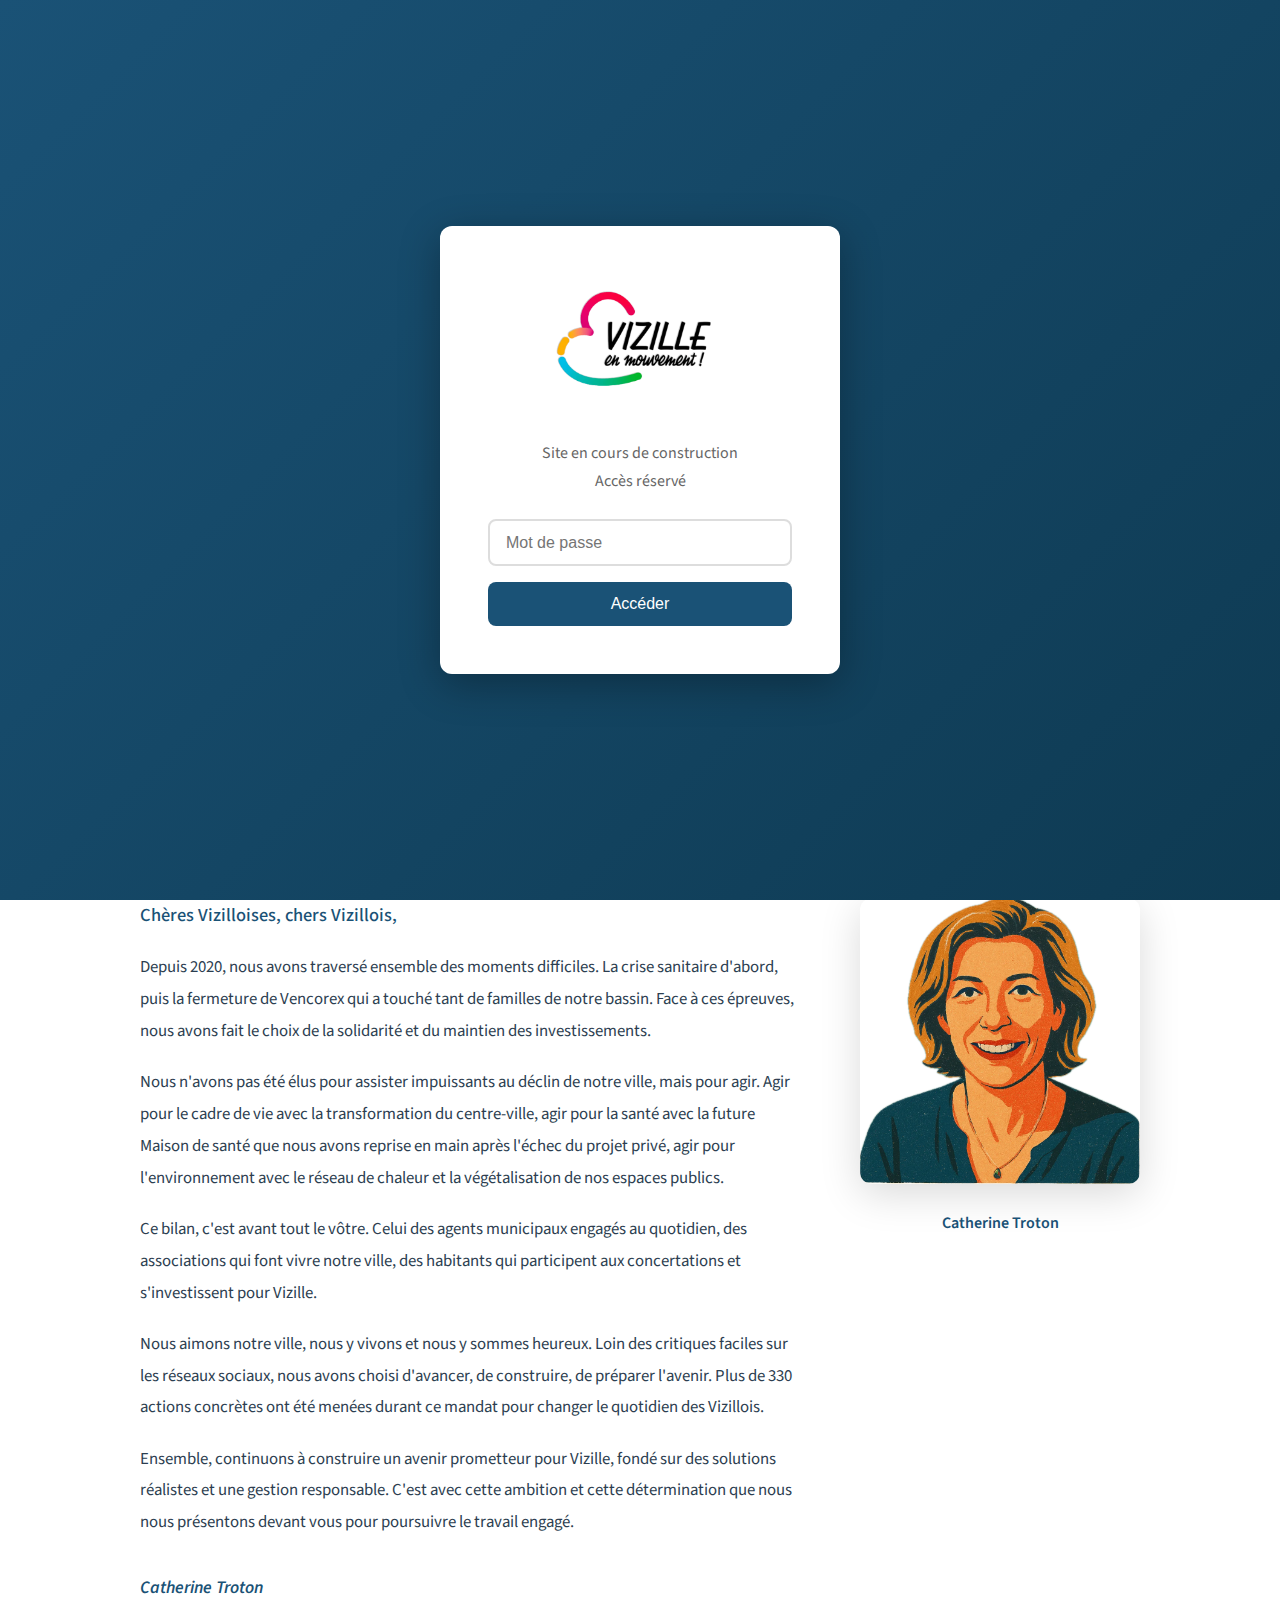
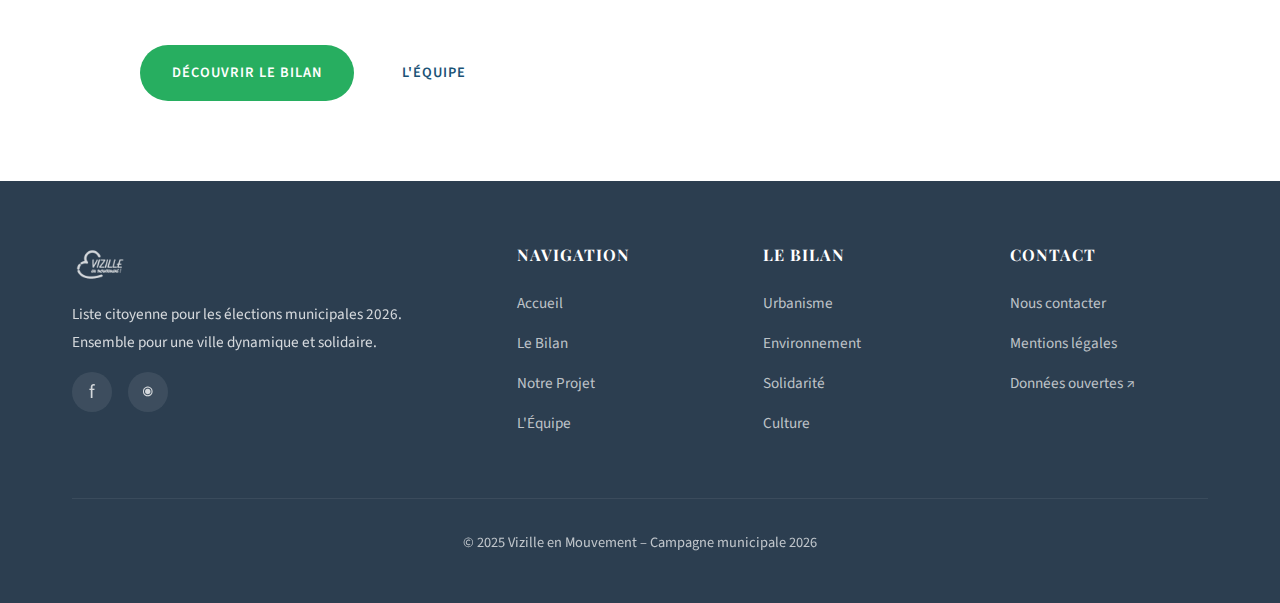
<file: pages/economie.html>
<!DOCTYPE html>
<html lang="fr">
<head>
  <meta charset="UTF-8">
  <meta name="viewport" content="width=device-width, initial-scale=1.0">
  <title>Économie & Emploi - Vizille en Mouvement</title>
  <link rel="preconnect" href="https://fonts.googleapis.com">
  <link href="https://fonts.googleapis.com/css2?family=Playfair+Display:wght@600;700&family=Source+Sans+3:wght@400;500;600;700&display=swap" rel="stylesheet">
  <link rel="stylesheet" href="../css/style.css">
  <style>:root { --font-main: 'Source Sans 3', sans-serif; }</style>
</head>
<body>

  <!-- PROTECTION MOT DE PASSE -->
  <script>
    if (sessionStorage.getItem('vizille-auth') !== 'ok') {
      window.location.href = '../index.html';
    }
  </script>

  <header>
    <div class="header-inner">
      <a href="../index.html" class="logo"><span class="logo-icon">V</span> Vizille en Mouvement</a>
      <button class="menu-toggle">☰</button>
      <nav><ul id="nav-menu">
        <li><a href="../index.html">Accueil</a></li>
        <li><a href="bilan.html">Le Bilan</a></li>
        <li><a href="projet.html">Notre Projet</a></li>
        <li><a href="equipe.html">L'Équipe</a></li>
        <li><a href="contact.html">Contact</a></li>
      </ul></nav>
    </div>
  </header>

  <section class="page-hero" style="background: linear-gradient(135deg, #34495e 0%, #2c3e50 100%);">
    <div class="container">
      <p class="breadcrumb"><a href="../index.html">Accueil</a> / <a href="bilan.html">Bilan</a> / Économie</p>
      <h1>💼 Économie & Emploi</h1>
      <p class="lead">Soutenir l'activité économique et l'insertion professionnelle</p>
    </div>
  </section>

  <section class="actions-section">
    <div class="container">
      <div class="action-item" style="border-left-color: #34495e;">
        <h4>Soutien aux salariés de Vencorex</h4>
        <p>Face à la crise de la plateforme chimique historique (depuis 1916), mobilisation totale de la municipalité. Deux vœux adoptés à l'unanimité. Participation aux cellules de crise. 54 emplois sauvés sur 450 initiaux.</p>
        <div class="action-meta">
          <span class="status-badge status-realise">Mobilisés</span>
          <span>👥 54 emplois sauvés</span>
        </div>
      </div>

      <div class="action-item" style="border-left-color: #34495e;">
        <h4>Convention Mission Locale Alpes Sud Isère</h4>
        <p>Partenariat pour l'insertion professionnelle des jeunes 16-25 ans sortis du système scolaire. Secteurs ouverts : Administratif, Technique, Équipements sportifs.</p>
        <div class="action-meta">
          <span class="status-badge status-realise">Actif</span>
          <span>👥 16-25 ans</span>
        </div>
      </div>

      <div class="action-item" style="border-left-color: #34495e;">
        <h4>ENGAJER</h4>
        <p>Dispositif pour les jeunes 16-25 ans en rupture. Référente secteur : Anaïs Sahy (CODASE). Accompagnement personnalisé vers l'insertion.</p>
        <div class="action-meta">
          <span class="status-badge status-realise">Actif</span>
        </div>
      </div>

      <div class="action-item" style="border-left-color: #34495e;">
        <h4>Projet Alliance Textile</h4>
        <p>Création d'un supermarché et de 28 logements sur l'ancien site Netto. Relance économique du secteur avec création d'emplois locaux.</p>
        <div class="action-meta">
          <span class="status-badge status-encours">En construction</span>
          <span>📅 Livraison T2 2026</span>
        </div>
      </div>

      <div class="text-center mt-2">
        <a href="https://mich59139.github.io/test2/" target="_blank" class="btn btn-primary">Voir toutes les actions Économie →</a>
      </div>
    </div>
  </section>

  <section class="cta-section">
    <div class="container">
      <h2>Explorer les autres thématiques</h2>
      <a href="bilan.html" class="btn btn-outline">Retour au bilan</a>
    </div>
  </section>

  <footer><div class="container"><div class="footer-bottom"><p>© 2025 Vizille en Mouvement</p></div></div></footer>
  <script>document.querySelector('.menu-toggle').addEventListener('click', function() { document.getElementById('nav-menu').classList.toggle('active'); });</script>
</body>
</html>
</file>
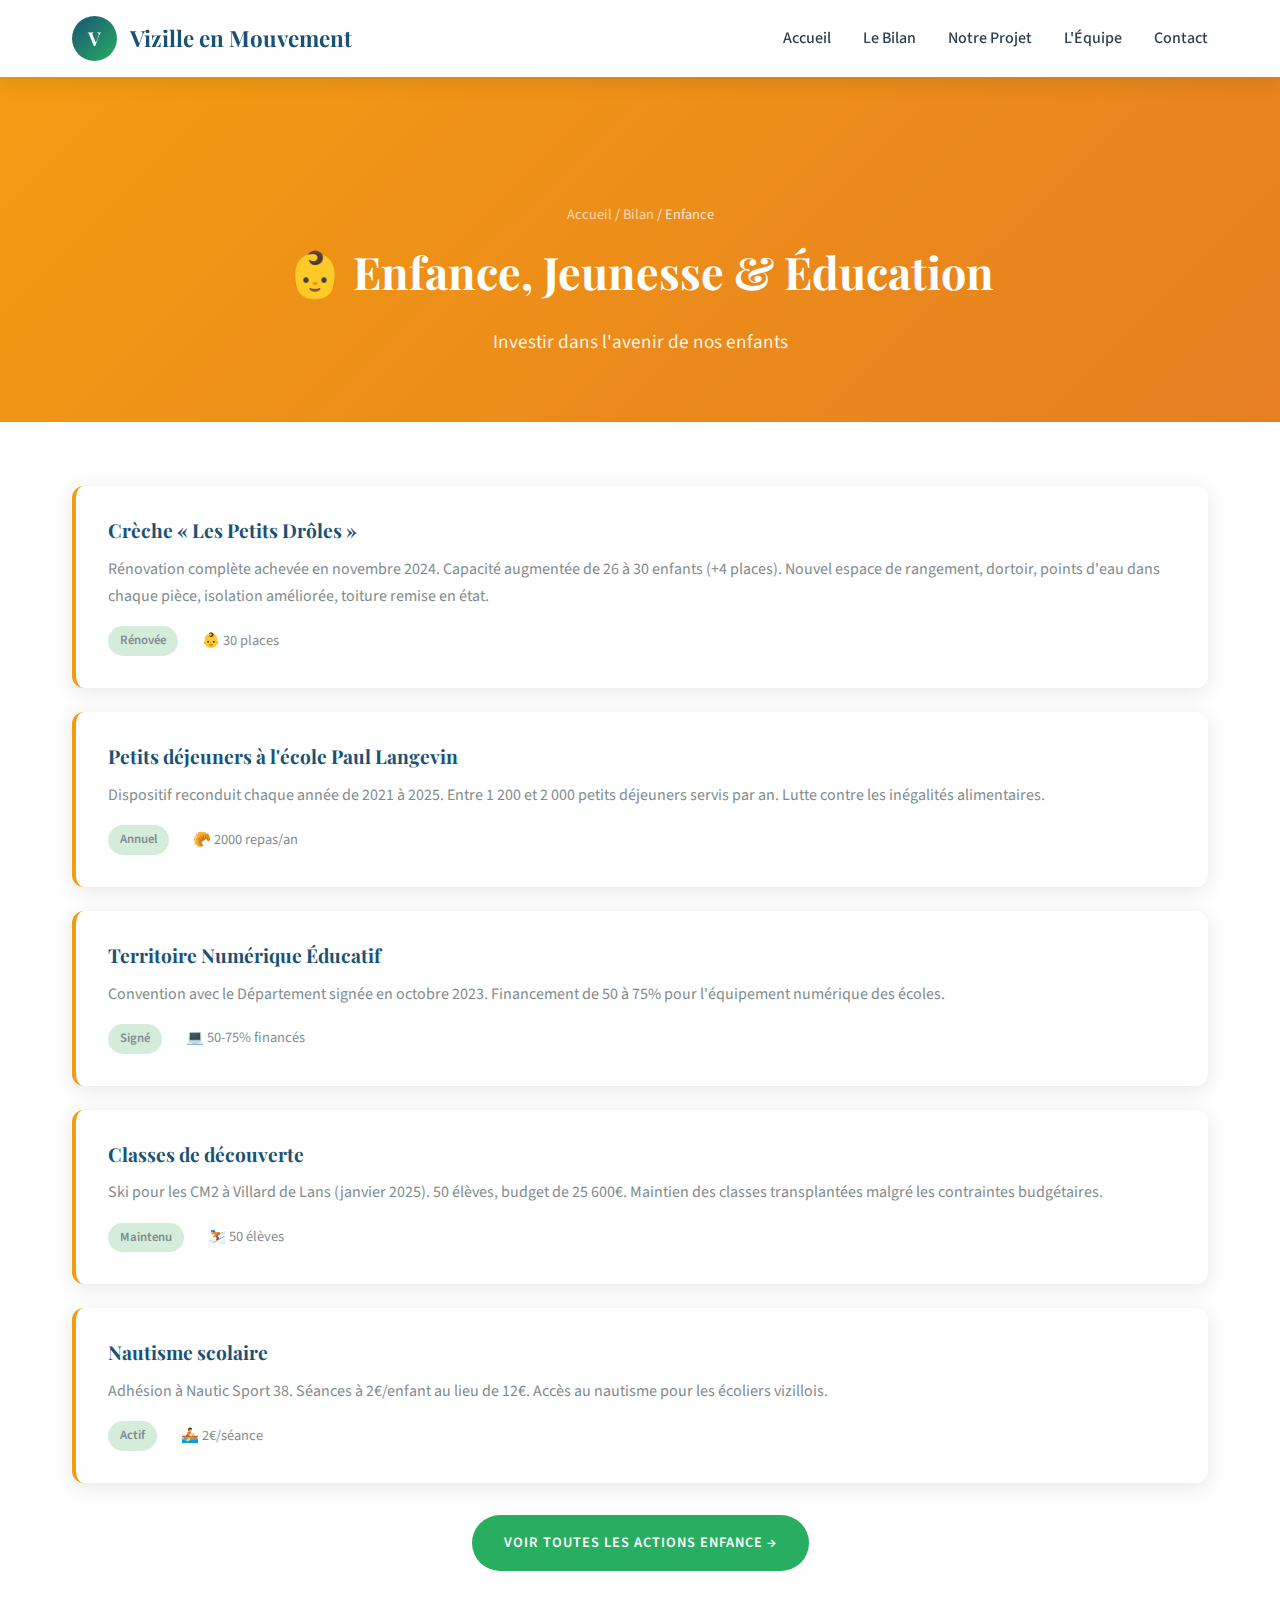
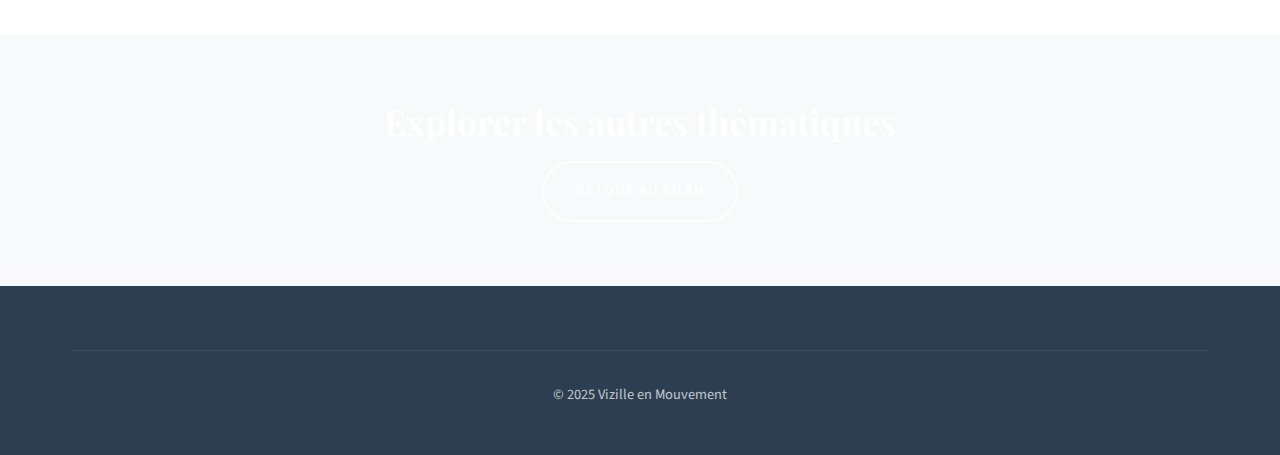
<file: pages/enfance.html>
<!DOCTYPE html>
<html lang="fr">
<head>
  <meta charset="UTF-8">
  <meta name="viewport" content="width=device-width, initial-scale=1.0">
  <title>Enfance & Jeunesse - Vizille en Mouvement</title>
  <link rel="preconnect" href="https://fonts.googleapis.com">
  <link href="https://fonts.googleapis.com/css2?family=Playfair+Display:wght@600;700&family=Source+Sans+3:wght@400;500;600;700&display=swap" rel="stylesheet">
  <link rel="stylesheet" href="../css/style.css">
  <style>:root { --font-main: 'Source Sans 3', sans-serif; }</style>
</head>
<body>
  <header>
    <div class="header-inner">
      <a href="../index.html" class="logo"><span class="logo-icon">V</span> Vizille en Mouvement</a>
      <button class="menu-toggle">☰</button>
      <nav><ul id="nav-menu">
        <li><a href="../index.html">Accueil</a></li>
        <li><a href="bilan.html">Le Bilan</a></li>
        <li><a href="projet.html">Notre Projet</a></li>
        <li><a href="equipe.html">L'Équipe</a></li>
        <li><a href="contact.html">Contact</a></li>
      </ul></nav>
    </div>
  </header>

  <section class="page-hero" style="background: linear-gradient(135deg, #f39c12 0%, #e67e22 100%);">
    <div class="container">
      <p class="breadcrumb"><a href="../index.html">Accueil</a> / <a href="bilan.html">Bilan</a> / Enfance</p>
      <h1>👶 Enfance, Jeunesse & Éducation</h1>
      <p class="lead">Investir dans l'avenir de nos enfants</p>
    </div>
  </section>

  <section class="actions-section">
    <div class="container">
      <div class="action-item" style="border-left-color: #f39c12;">
        <h4>Crèche « Les Petits Drôles »</h4>
        <p>Rénovation complète achevée en novembre 2024. Capacité augmentée de 26 à 30 enfants (+4 places). Nouvel espace de rangement, dortoir, points d'eau dans chaque pièce, isolation améliorée, toiture remise en état.</p>
        <div class="action-meta">
          <span class="status-badge status-realise">Rénovée</span>
          <span>👶 30 places</span>
        </div>
      </div>

      <div class="action-item" style="border-left-color: #f39c12;">
        <h4>Petits déjeuners à l'école Paul Langevin</h4>
        <p>Dispositif reconduit chaque année de 2021 à 2025. Entre 1 200 et 2 000 petits déjeuners servis par an. Lutte contre les inégalités alimentaires.</p>
        <div class="action-meta">
          <span class="status-badge status-realise">Annuel</span>
          <span>🥐 2000 repas/an</span>
        </div>
      </div>

      <div class="action-item" style="border-left-color: #f39c12;">
        <h4>Territoire Numérique Éducatif</h4>
        <p>Convention avec le Département signée en octobre 2023. Financement de 50 à 75% pour l'équipement numérique des écoles.</p>
        <div class="action-meta">
          <span class="status-badge status-realise">Signé</span>
          <span>💻 50-75% financés</span>
        </div>
      </div>

      <div class="action-item" style="border-left-color: #f39c12;">
        <h4>Classes de découverte</h4>
        <p>Ski pour les CM2 à Villard de Lans (janvier 2025). 50 élèves, budget de 25 600€. Maintien des classes transplantées malgré les contraintes budgétaires.</p>
        <div class="action-meta">
          <span class="status-badge status-realise">Maintenu</span>
          <span>⛷️ 50 élèves</span>
        </div>
      </div>

      <div class="action-item" style="border-left-color: #f39c12;">
        <h4>Nautisme scolaire</h4>
        <p>Adhésion à Nautic Sport 38. Séances à 2€/enfant au lieu de 12€. Accès au nautisme pour les écoliers vizillois.</p>
        <div class="action-meta">
          <span class="status-badge status-realise">Actif</span>
          <span>🚣 2€/séance</span>
        </div>
      </div>

      <div class="text-center mt-2">
        <a href="https://mich59139.github.io/test2/" target="_blank" class="btn btn-primary">Voir toutes les actions Enfance →</a>
      </div>
    </div>
  </section>

  <section class="cta-section">
    <div class="container">
      <h2>Explorer les autres thématiques</h2>
      <a href="bilan.html" class="btn btn-outline">Retour au bilan</a>
    </div>
  </section>

  <footer><div class="container"><div class="footer-bottom"><p>© 2025 Vizille en Mouvement</p></div></div></footer>
  <script>document.querySelector('.menu-toggle').addEventListener('click', function() { document.getElementById('nav-menu').classList.toggle('active'); });</script>
</body>
</html>
</file>
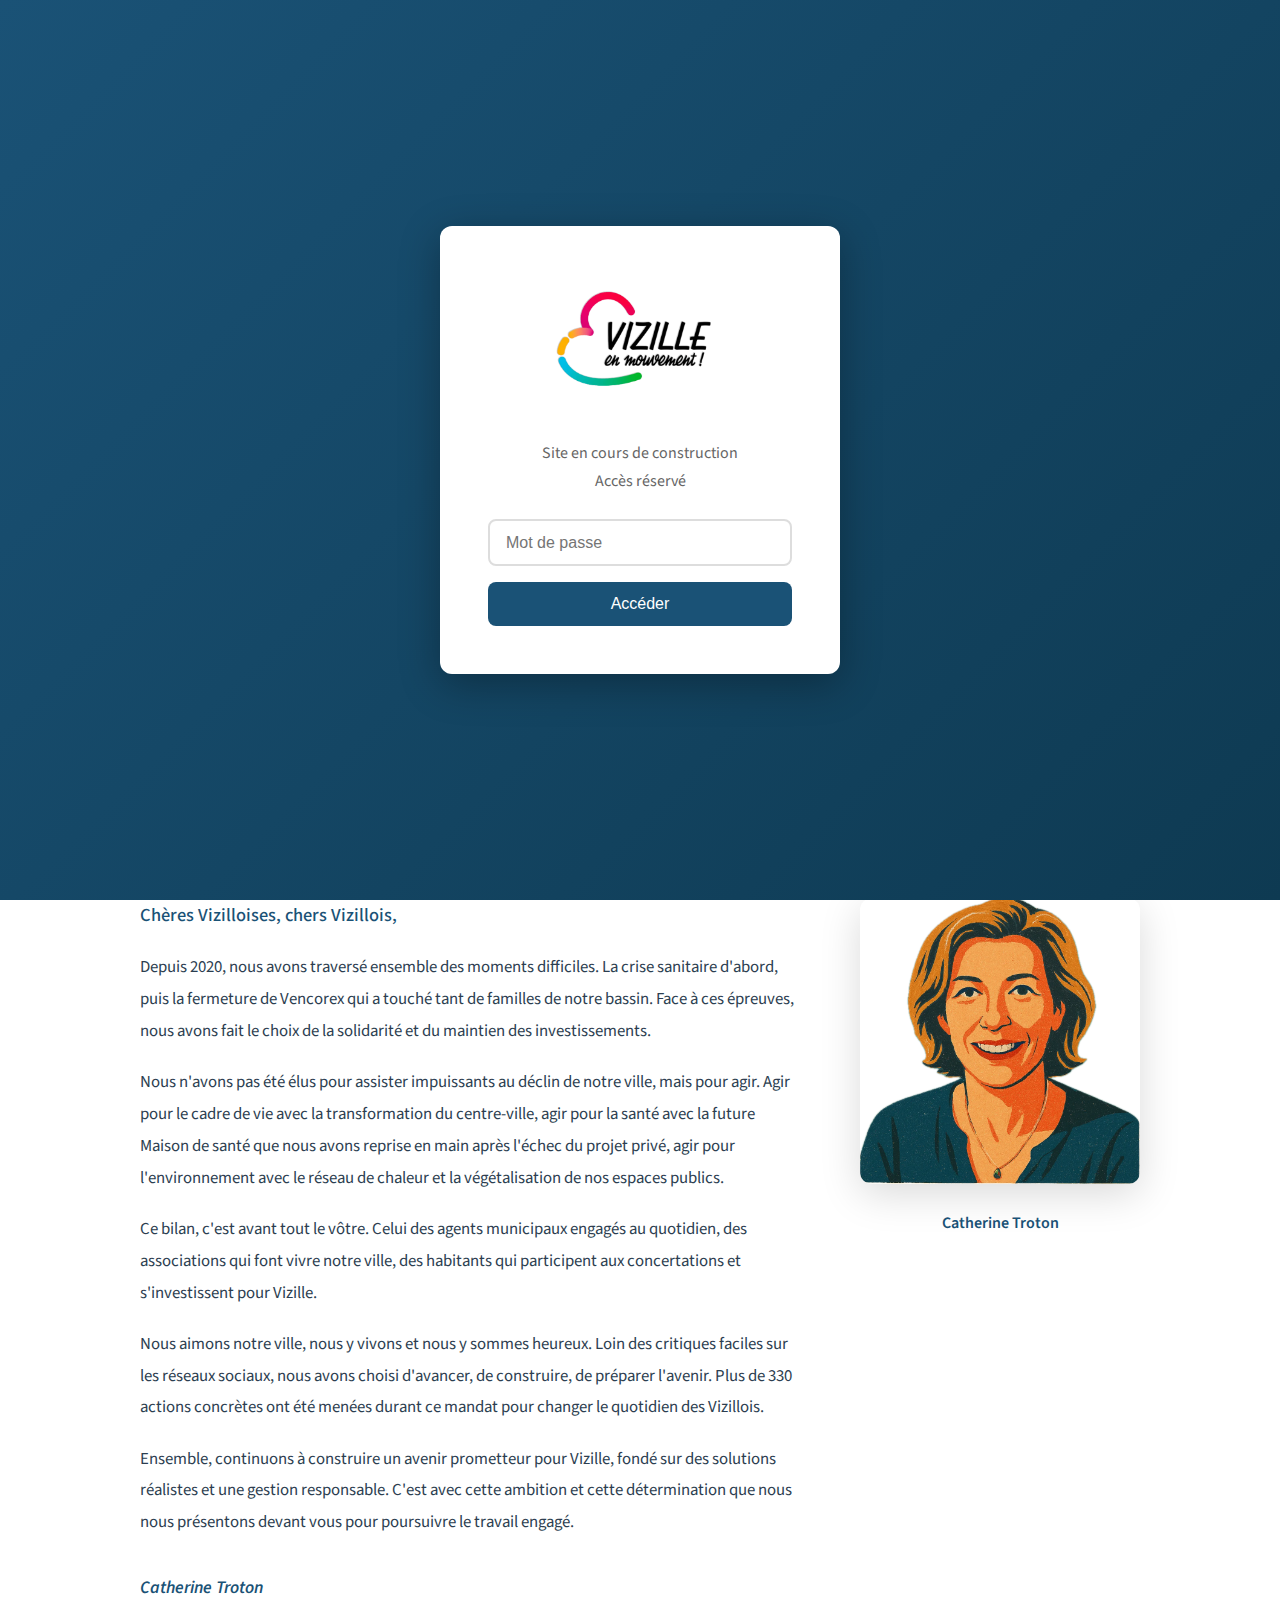
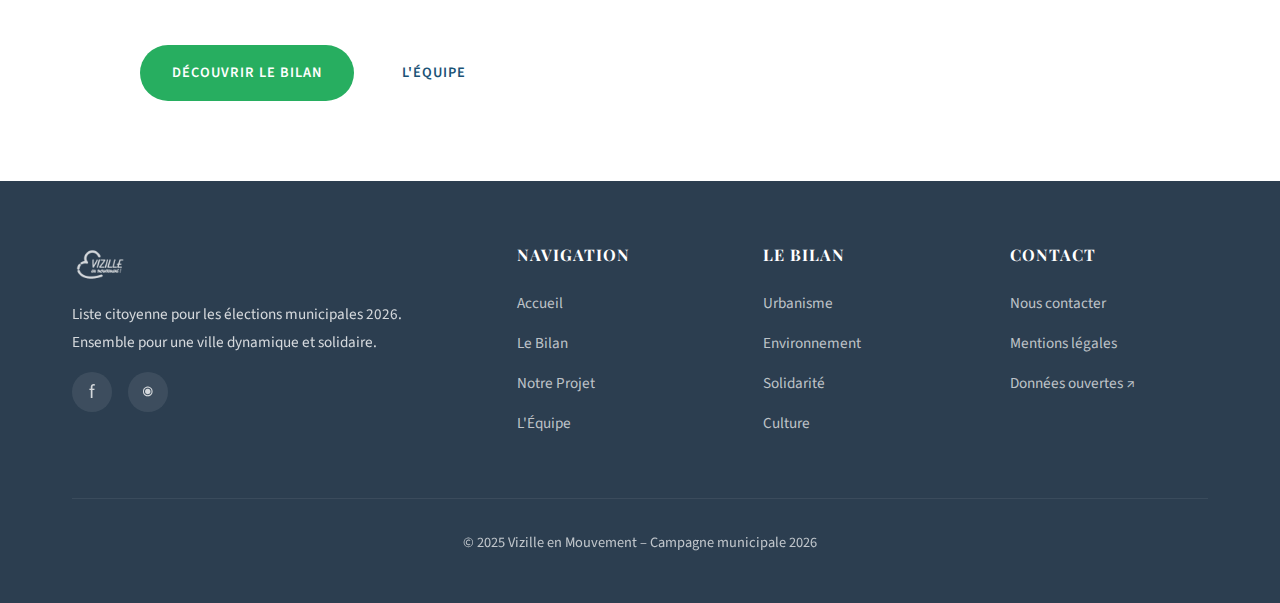
<file: pages/environnement.html>
<!DOCTYPE html>
<html lang="fr">
<head>
  <meta charset="UTF-8">
  <meta name="viewport" content="width=device-width, initial-scale=1.0">
  <title>Environnement & Transition écologique - Vizille en Mouvement</title>
  <meta name="description" content="Bilan environnement du mandat 2020-2026 : réseau de chaleur, éclairage LED, ZFE, compostage.">
  
  <link rel="preconnect" href="https://fonts.googleapis.com">
  <link rel="preconnect" href="https://fonts.gstatic.com" crossorigin>
  <link href="https://fonts.googleapis.com/css2?family=Playfair+Display:wght@600;700&family=Source+Sans+3:wght@400;500;600;700&display=swap" rel="stylesheet">
  <link rel="stylesheet" href="../css/style.css">
  <style>:root { --font-main: 'Source Sans 3', sans-serif; }</style>
</head>
<body>

  <!-- PROTECTION MOT DE PASSE -->
  <script>
    if (sessionStorage.getItem('vizille-auth') !== 'ok') {
      window.location.href = '../index.html';
    }
  </script>


  <header>
    <div class="header-inner">
      <a href="../index.html" class="logo">
        <span class="logo-icon">V</span>
        Vizille en Mouvement
      </a>
      <button class="menu-toggle" aria-label="Menu">☰</button>
      <nav>
        <ul id="nav-menu">
          <li><a href="../index.html">Accueil</a></li>
          <li><a href="bilan.html">Le Bilan</a></li>
          <li><a href="projet.html">Notre Projet</a></li>
          <li><a href="equipe.html">L'Équipe</a></li>
          <li><a href="contact.html">Contact</a></li>
        </ul>
      </nav>
    </div>
  </header>

  <section class="page-hero" style="background: linear-gradient(135deg, #27ae60 0%, #1e8449 100%);">
    <div class="container">
      <p class="breadcrumb"><a href="../index.html">Accueil</a> / <a href="bilan.html">Bilan</a> / Environnement</p>
      <h1>🌿 Environnement & Transition écologique</h1>
      <p class="lead">Agir concrètement pour le climat et le cadre de vie</p>
    </div>
  </section>

  <section class="actions-section">
    <div class="container">
      
      <div class="action-item" style="border-left-color: #27ae60;">
        <h4>Réseau de chaleur urbain</h4>
        <p>Création du réseau de chaleur urbain votée en septembre 2025 (26 voix pour, 2 contre). Production prévue : 8,7 GWh/an avec un taux d'énergies renouvelables de 85% (bois + appoint gaz). Longueur du réseau : 2 700 mètres linéaires.</p>
        <div class="action-meta">
          <span class="status-badge status-realise">Voté</span>
          <span>💰 7,9 M€</span>
          <span>🌱 85% EnR</span>
        </div>
      </div>

      <div class="action-item" style="border-left-color: #27ae60;">
        <h4>Éclairage public - Résultats exceptionnels</h4>
        <p>Programme de modernisation 2021-2025 avec des résultats remarquables :</p>
        <ul style="margin: 1rem 0; padding-left: 1.5rem; color: var(--gray);">
          <li><strong>-51% de consommation</strong> électrique</li>
          <li><strong>93% du parc</strong> en extinction nocturne (1 245 sur 1 338 points lumineux)</li>
          <li><strong>108 luminaires LED</strong> installés</li>
        </ul>
        <div class="action-meta">
          <span class="status-badge status-realise">Réalisé</span>
          <span>💡 -51% conso</span>
        </div>
      </div>

      <div class="action-item" style="border-left-color: #27ae60;">
        <h4>Zone à Faibles Émissions (ZFE)</h4>
        <p>Engagement de la commune dans la démarche métropolitaine. Avis favorable à la ZFE métropolitaine voté en mai 2023. Application Crit'Air 2 prévue au 1er juillet 2028.</p>
        <div class="action-meta">
          <span class="status-badge status-encours">Programmé</span>
          <span>📅 Juillet 2028</span>
        </div>
      </div>

      <div class="action-item" style="border-left-color: #27ae60;">
        <h4>Zones d'Accélération des Énergies Renouvelables</h4>
        <p>ZAEnR adoptées en février 2025. Identification des zones propices au développement des énergies renouvelables sur le territoire communal.</p>
        <div class="action-meta">
          <span class="status-badge status-realise">Adopté</span>
          <span>📅 Février 2025</span>
        </div>
      </div>

      <div class="action-item" style="border-left-color: #27ae60;">
        <h4>Mobilités durables</h4>
        <p>Actions en faveur des mobilités alternatives :</p>
        <ul style="margin: 1rem 0; padding-left: 1.5rem; color: var(--gray);">
          <li><strong>Forfait Mobilités Durables</strong> : 100 à 300€/an pour les agents (novembre 2023)</li>
          <li>Développement des pistes cyclables et du réseau MVELO</li>
        </ul>
        <div class="action-meta">
          <span class="status-badge status-realise">Réalisé</span>
          <span>🚲 MVELO</span>
        </div>
      </div>

      <div class="action-item" style="border-left-color: #27ae60;">
        <h4>Gestion des déchets</h4>
        <p>Amélioration du tri et de la collecte avec plusieurs dispositifs :</p>
        <ul style="margin: 1rem 0; padding-left: 1.5rem; color: var(--gray);">
          <li>Convention CITEO : 23 897,60€/an pour le tri (novembre 2023)</li>
          <li>Tri hors foyer : 85 corbeilles installées pour 32 000€</li>
          <li>4 nouvelles bornes textiles : gymnase Guy Mocquet, place H. Barbusse, rues J. Ferry et P. Langevin</li>
        </ul>
        <div class="action-meta">
          <span class="status-badge status-realise">Réalisé</span>
          <span>♻️ 85 corbeilles</span>
        </div>
      </div>

      <div class="action-item" style="border-left-color: #27ae60;">
        <h4>Compostage de quartier</h4>
        <p>3,3 tonnes compostées en 14 mois sur les sites de Chantefeuille et de la Maison de l'Enfant. Un 3ème site a été créé près de l'école du Château.</p>
        <div class="action-meta">
          <span class="status-badge status-realise">Réalisé</span>
          <span>🌱 3,3 tonnes</span>
          <span>📍 3 sites</span>
        </div>
      </div>

      <div class="action-item" style="border-left-color: #27ae60;">
        <h4>Plantation forestière</h4>
        <p>Environ 300 plants sur 1 hectare près du Belvédère, dans le cadre du dispositif « 1 arbre 1 habitant en Isère » avec le Département et l'ONF.</p>
        <div class="action-meta">
          <span class="status-badge status-realise">Réalisé</span>
          <span>🌳 ~300 arbres</span>
          <span>🤝 Département + ONF</span>
        </div>
      </div>

      <div class="action-item" style="border-left-color: #27ae60;">
        <h4>Désimperméabilisation des cours d'école</h4>
        <p>Projet de désimperméabilisation des cours des écoles Jean Jaurès et Paul Langevin. Maîtrise d'œuvre engagée en 2024.</p>
        <div class="action-meta">
          <span class="status-badge status-encours">En cours</span>
          <span>🏫 2 écoles</span>
        </div>
      </div>

      <div class="action-item" style="border-left-color: #27ae60;">
        <h4>Qualité de l'air</h4>
        <p>Interdiction des foyers ouverts depuis le 1er octobre 2024 (mesure métropolitaine). Prime Air Bois disponible jusqu'à 2 000€ pour le remplacement des appareils de chauffage.</p>
        <div class="action-meta">
          <span class="status-badge status-realise">En vigueur</span>
          <span>💨 Prime 2000€</span>
        </div>
      </div>

      <div class="text-center mt-2">
        <a href="https://mich59139.github.io/test2/" target="_blank" class="btn btn-primary">Voir toutes les actions Environnement →</a>
      </div>

    </div>
  </section>

  <section class="cta-section">
    <div class="container">
      <h2>Explorer les autres thématiques</h2>
      <p style="margin-bottom: 1.5rem;">
        <a href="urbanisme.html" style="color: white; margin: 0 0.5rem;">Urbanisme</a> •
        <a href="sante.html" style="color: white; margin: 0 0.5rem;">Santé</a> •
        <a href="culture.html" style="color: white; margin: 0 0.5rem;">Culture</a> •
        <a href="solidarite.html" style="color: white; margin: 0 0.5rem;">Solidarité</a>
      </p>
      <a href="bilan.html" class="btn btn-outline">Retour au bilan complet</a>
    </div>
  </section>

  <footer>
    <div class="container">
      <div class="footer-bottom">
        <p>© 2025 Vizille en Mouvement – <a href="../index.html" style="color: white;">Retour à l'accueil</a></p>
      </div>
    </div>
  </footer>

  <script>
    document.querySelector('.menu-toggle').addEventListener('click', function() {
      document.getElementById('nav-menu').classList.toggle('active');
    });
  </script>

</body>
</html>
</file>
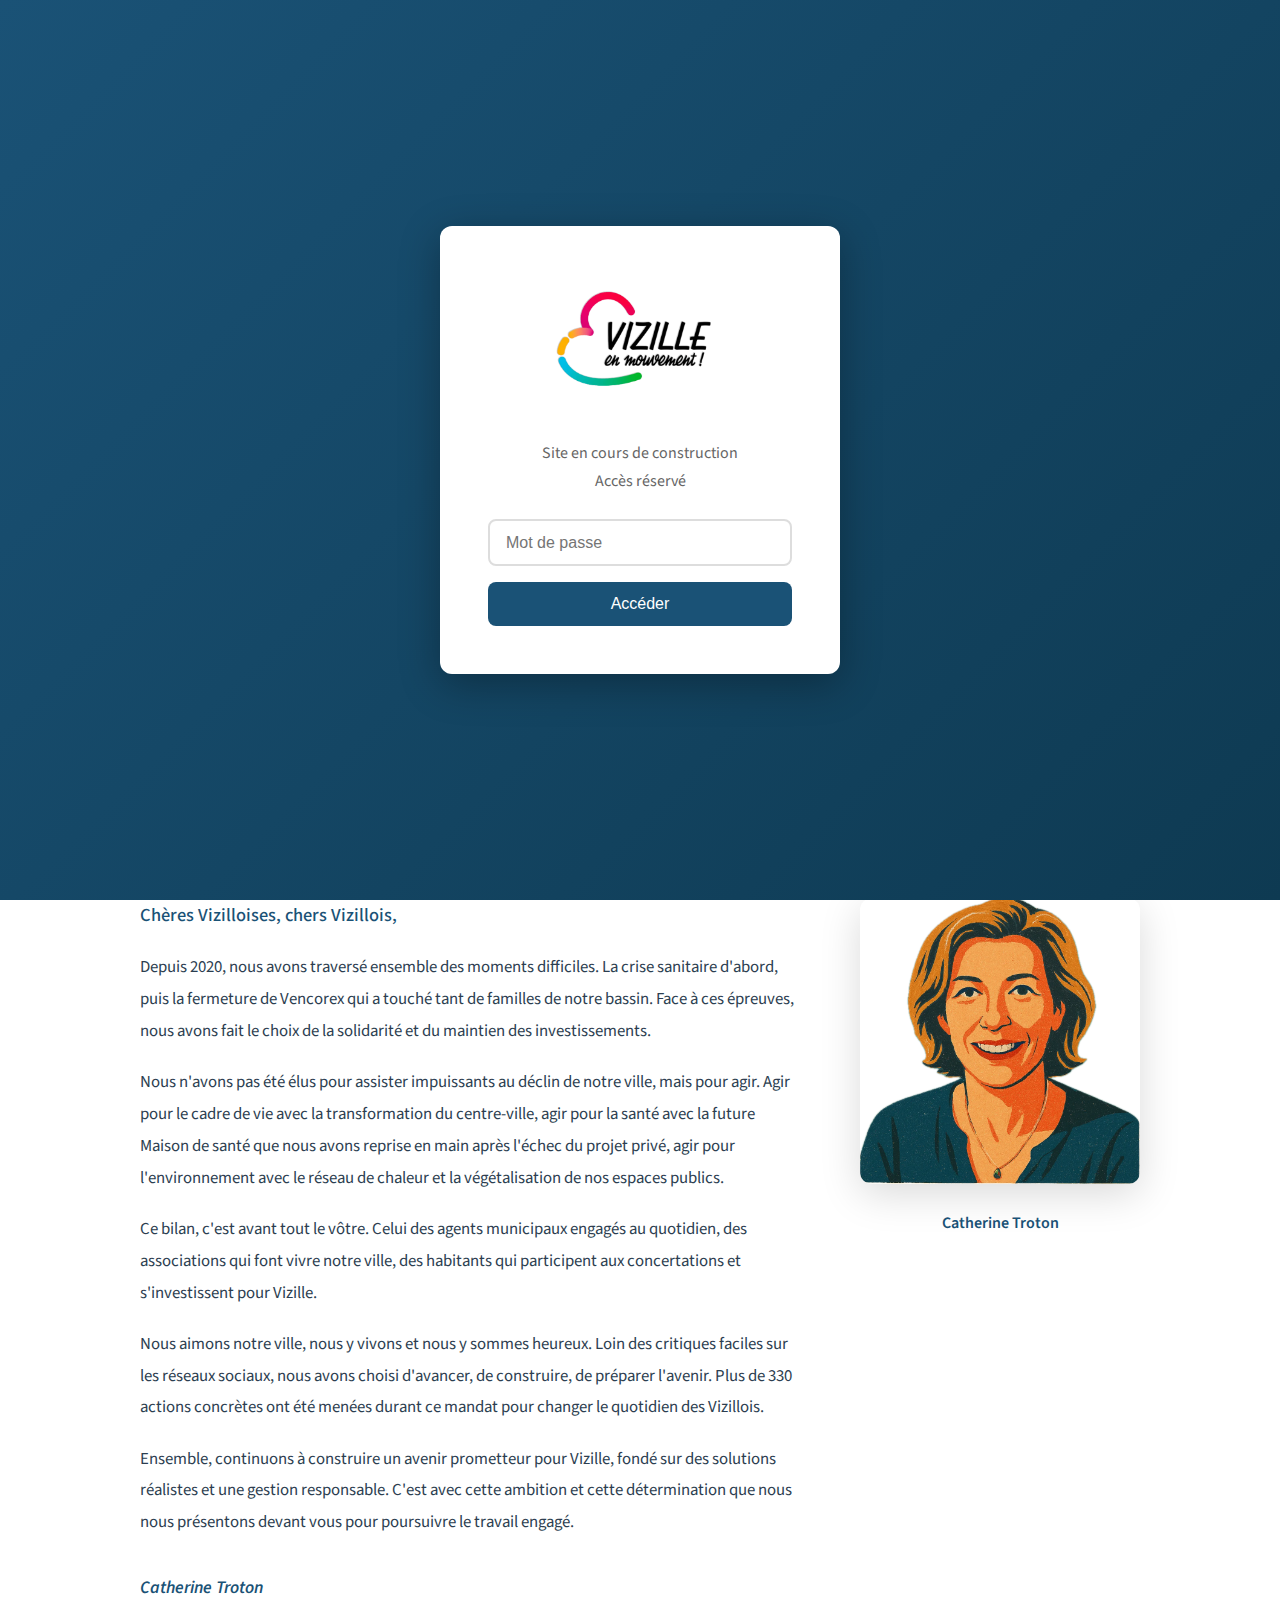
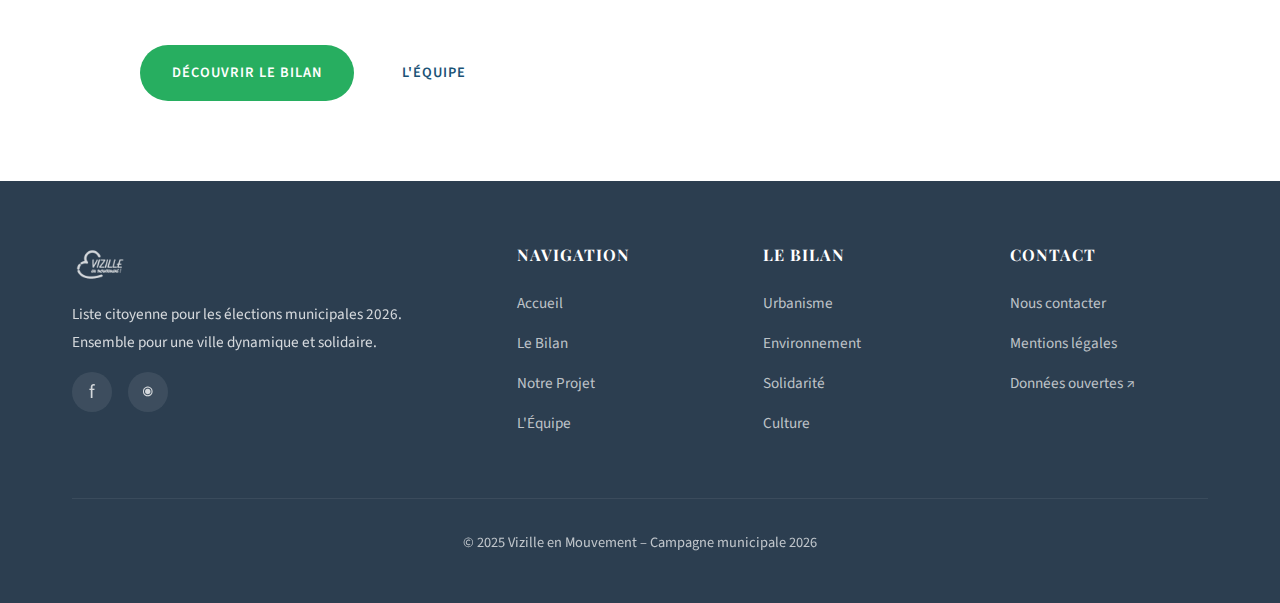
<file: pages/equipe.html>
<!DOCTYPE html>
<html lang="fr">
<head>
  <meta charset="UTF-8">
  <meta name="viewport" content="width=device-width, initial-scale=1.0">
  <title>L'Équipe - Vizille en Mouvement</title>
  <meta name="description" content="Découvrez l'équipe de Vizille en Mouvement pour les élections municipales 2026.">
  
  <link rel="preconnect" href="https://fonts.googleapis.com">
  <link rel="preconnect" href="https://fonts.gstatic.com" crossorigin>
  <link href="https://fonts.googleapis.com/css2?family=Playfair+Display:wght@600;700&family=Source+Sans+3:wght@400;500;600;700&display=swap" rel="stylesheet">
  <link rel="stylesheet" href="../css/style.css">
  <style>
    :root { --font-main: 'Source Sans 3', sans-serif; }
    
    .team-grid {
      display: grid;
      grid-template-columns: repeat(auto-fit, minmax(220px, 1fr));
      gap: 2rem;
      margin-top: 2rem;
    }
    
    .team-card {
      background: var(--white);
      border-radius: var(--radius);
      box-shadow: var(--shadow);
      overflow: hidden;
      text-align: center;
      transition: transform 0.3s ease, box-shadow 0.3s ease;
    }
    
    .team-card:hover {
      transform: translateY(-5px);
      box-shadow: 0 10px 30px rgba(0,0,0,0.15);
    }
    
    .team-card img {
      width: 100%;
      height: 250px;
      object-fit: cover;
      object-position: top;
    }
    
    .team-card-content {
      padding: 1.5rem;
    }
    
    .team-card h3 {
      font-size: 1.1rem;
      margin-bottom: 0.3rem;
      color: var(--dark);
    }
    
    .team-card .role {
      color: var(--primary);
      font-weight: 600;
      font-size: 0.9rem;
      margin-bottom: 0.5rem;
    }
    
    .team-card .bio {
      font-size: 0.85rem;
      color: var(--gray);
      line-height: 1.5;
    }
    
    .team-intro {
      max-width: 800px;
      margin: 0 auto;
      text-align: center;
      padding: 2rem 0;
    }
    
    .charte-section {
      background: var(--primary);
      color: var(--white);
      padding: 3rem 0;
    }
    
    .charte-section h2 {
      color: var(--white);
      text-align: center;
      margin-bottom: 2rem;
    }
    
    .charte-grid {
      display: grid;
      grid-template-columns: repeat(auto-fit, minmax(280px, 1fr));
      gap: 1.5rem;
      max-width: 900px;
      margin: 0 auto;
    }
    
    .charte-item {
      display: flex;
      align-items: flex-start;
      gap: 1rem;
    }
    
    .charte-item span {
      font-size: 1.5rem;
    }
    
    .charte-item div h4 {
      color: var(--white);
      font-size: 1.1rem;
      margin-bottom: 0.3rem;
    }
    
    .charte-item div p {
      opacity: 0.85;
      font-size: 0.95rem;
      margin: 0;
    }
    
    /* Tête de liste mise en avant */
    .team-leader {
      grid-column: 1 / -1;
      display: flex;
      background: var(--white);
      border-radius: var(--radius);
      box-shadow: var(--shadow);
      overflow: hidden;
      max-width: 700px;
      margin: 0 auto 2rem;
    }
    
    .team-leader img {
      width: 250px;
      height: 300px;
      object-fit: cover;
    }
    
    .team-leader-content {
      padding: 2rem;
      display: flex;
      flex-direction: column;
      justify-content: center;
    }
    
    .team-leader h3 {
      font-size: 1.5rem;
      margin-bottom: 0.5rem;
    }
    
    .team-leader .role {
      color: var(--primary);
      font-weight: 700;
      font-size: 1.1rem;
      margin-bottom: 1rem;
    }
    
    .team-leader .bio {
      color: var(--gray);
      line-height: 1.7;
    }
    
    @media (max-width: 600px) {
      .team-leader {
        flex-direction: column;
      }
      .team-leader img {
        width: 100%;
        height: 250px;
      }
    }
  </style>
</head>
<body>

  <script>
    if (sessionStorage.getItem('vizille-auth') !== 'ok') {
      window.location.href = '../index.html';
    }
  </script>


  <header>
    <div class="header-inner">
      <a href="../index.html" class="logo">
        <img src="../images/logo.png" alt="Vizille en Mouvement" style="height: 40px;">
      </a>
      <button class="menu-toggle" aria-label="Menu">☰</button>
      <nav>
        <ul id="nav-menu">
          <li><a href="../index.html">Accueil</a></li>
          <li><a href="bilan.html">Le Bilan</a></li>
          <li><a href="projet.html">Notre Projet</a></li>
          <li><a href="equipe.html" class="active">L'Équipe</a></li>
          <li><a href="contact.html">Contact</a></li>
        </ul>
      </nav>
    </div>
  </header>

  <!-- BANDEAU SLOGAN -->
  <div style="background: var(--primary); color: white; text-align: center; padding: 0.8rem; margin-top: 75px; font-size: 1.1rem; font-style: italic; font-weight: 500;">
    Ensemble pour une ville dynamique et solidaire
  </div>

  <!-- TITRE PAGE -->
  <section style="background: var(--light); padding: 2rem 0;">
    <div class="container" style="text-align: center;">
      <h1 style="margin: 0;">L'Équipe</h1>
    </div>
  </section>

  <!-- TÊTE DE LISTE -->
  <section>
    <div class="container">
      <div class="team-intro">
        <p style="font-size: 1.1rem; color: var(--gray);">
          Notre liste rassemble des femmes et des hommes de tous horizons, unis par l'envie de servir Vizille et ses habitants.
        </p>
      </div>
      
      <div class="team-leader">
        <img src="../images/maire.png" alt="Catherine Troton">
        <div class="team-leader-content">
          <h3>Catherine Troton</h3>
          <p class="role">Tête de liste</p>
          <p class="bio">Engagée depuis plus de 20 ans pour Vizille. Porte les valeurs de solidarité, d'écoute et de proximité au cœur de son action municipale.</p>
        </div>
      </div>
    </div>
  </section>

  <!-- GRILLE ÉQUIPE -->
  <section style="background: var(--light); padding: 3rem 0;">
    <div class="container">
      <h2 style="text-align: center; margin-bottom: 2rem;">Les colistiers</h2>
      
      <div class="team-grid">
        
        <!-- HOMME 1 -->
        <div class="team-card">
          <img src="../images/homme1.jpg" alt="Jean-Pierre Martin">
          <div class="team-card-content">
            <h3>Jean-Pierre Martin</h3>
            <p class="role">Finances & Budget</p>
            <p class="bio">Expert-comptable, il met ses compétences au service d'une gestion rigoureuse et transparente.</p>
          </div>
        </div>
        
        <!-- FEMME 1 -->
        <div class="team-card">
          <img src="../images/femme2.jpg" alt="Nathalie Veyret">
          <div class="team-card-content">
            <h3>Nathalie Veyret</h3>
            <p class="role">Culture & Patrimoine</p>
            <p class="bio">Passionnée d'histoire locale, elle œuvre pour la valorisation du patrimoine vizillois.</p>
          </div>
        </div>
        
        <!-- HOMME 2 -->
        <div class="team-card">
          <img src="../images/homme2.jpg" alt="Philippe Dumont">
          <div class="team-card-content">
            <h3>Philippe Dumont</h3>
            <p class="role">Sécurité & Prévention</p>
            <p class="bio">Fort de son expérience professionnelle, il s'engage pour la tranquillité publique.</p>
          </div>
        </div>
        
        <!-- FEMME 2 -->
        <div class="team-card">
          <img src="../images/femme3.jpg" alt="Isabelle Fournier">
          <div class="team-card-content">
            <h3>Isabelle Fournier</h3>
            <p class="role">Urbanisme & Aménagement</p>
            <p class="bio">Architecte de formation, elle accompagne les projets de transformation de la ville.</p>
          </div>
        </div>
        
        <!-- HOMME 3 -->
        <div class="team-card">
          <img src="../images/homme3.jpg" alt="Marc Fontaine">
          <div class="team-card-content">
            <h3>Marc Fontaine</h3>
            <p class="role">Travaux & Voirie</p>
            <p class="bio">Homme de terrain, il veille à l'entretien et à la modernisation des équipements publics.</p>
          </div>
        </div>
        
        <!-- FEMME 3 -->
        <div class="team-card">
          <img src="../images/femme4.jpg" alt="Marie-Claire Périer">
          <div class="team-card-content">
            <h3>Marie-Claire Périer</h3>
            <p class="role">Solidarité & Action sociale</p>
            <p class="bio">Engagée auprès des plus fragiles, elle porte les valeurs de solidarité et d'entraide.</p>
          </div>
        </div>
        
        <!-- HOMME 4 -->
        <div class="team-card">
          <img src="../images/homme4.jpg" alt="Patrick Morel">
          <div class="team-card-content">
            <h3>Patrick Morel</h3>
            <p class="role">Environnement & Transition</p>
            <p class="bio">Ingénieur agronome, il défend une ville plus verte et engagée dans la transition écologique.</p>
          </div>
        </div>
        
        <!-- FEMME 4 - CHARLOTTE CORDAY -->
        <div class="team-card">
          <img src="../images/femme1.jpg" alt="Charlotte Corday">
          <div class="team-card-content">
            <h3>Charlotte Corday</h3>
            <p class="role">Démocratie & Citoyenneté</p>
            <p class="bio">Militante associative, elle défend la participation citoyenne et l'engagement démocratique.</p>
          </div>
        </div>
        
      </div>
    </div>
  </section>

  <!-- CHARTE D'ENGAGEMENT -->
  <section class="charte-section">
    <div class="container">
      <h2>Notre Charte d'Engagement</h2>
      
      <div class="charte-grid">
        <div class="charte-item">
          <span>👂</span>
          <div>
            <h4>Écoute Citoyenne</h4>
            <p>Placer la parole des habitants au cœur de la décision</p>
          </div>
        </div>
        
        <div class="charte-item">
          <span>🌱</span>
          <div>
            <h4>Développement Durable</h4>
            <p>Agir pour une transition écologique ambitieuse</p>
          </div>
        </div>
        
        <div class="charte-item">
          <span>🤝</span>
          <div>
            <h4>Respect Mutuel</h4>
            <p>Instaurer la confiance avec le personnel municipal</p>
          </div>
        </div>
        
        <div class="charte-item">
          <span>⚖️</span>
          <div>
            <h4>Égalité Réelle</h4>
            <p>Garantir l'égalité femmes-hommes dans les responsabilités</p>
          </div>
        </div>
        
        <div class="charte-item">
          <span>❤️</span>
          <div>
            <h4>Dignité et Tolérance</h4>
            <p>Lutter contre toutes les discriminations</p>
          </div>
        </div>
        
        <div class="charte-item">
          <span>🏛️</span>
          <div>
            <h4>Laïcité & Neutralité</h4>
            <p>Respecter les principes républicains</p>
          </div>
        </div>
      </div>
    </div>
  </section>

  <!-- CONTRAT D'ACTION -->
  <section style="background: var(--light); padding: 3rem 0;">
    <div class="container">
      <h2 style="text-align: center; margin-bottom: 2rem;">Notre Contrat d'Action</h2>
      
      <div style="display: grid; grid-template-columns: repeat(auto-fit, minmax(200px, 1fr)); gap: 1.5rem; max-width: 1000px; margin: 0 auto;">
        
        <div style="background: white; padding: 1.5rem; border-radius: 8px; box-shadow: 0 2px 10px rgba(0,0,0,0.08); text-align: center;">
          <div style="font-size: 2.5rem; margin-bottom: 0.5rem;">💝</div>
          <h4 style="color: var(--primary); margin-bottom: 0.5rem;">Altruisme</h4>
          <p style="font-size: 0.9rem; color: var(--gray); margin: 0;">Agir pour l'intérêt général avant tout</p>
        </div>
        
        <div style="background: white; padding: 1.5rem; border-radius: 8px; box-shadow: 0 2px 10px rgba(0,0,0,0.08); text-align: center;">
          <div style="font-size: 2.5rem; margin-bottom: 0.5rem;">📊</div>
          <h4 style="color: var(--primary); margin-bottom: 0.5rem;">Rigueur</h4>
          <p style="font-size: 0.9rem; color: var(--gray); margin: 0;">Gestion transparente et responsable des deniers publics</p>
        </div>
        
        <div style="background: white; padding: 1.5rem; border-radius: 8px; box-shadow: 0 2px 10px rgba(0,0,0,0.08); text-align: center;">
          <div style="font-size: 2.5rem; margin-bottom: 0.5rem;">🗳️</div>
          <h4 style="color: var(--primary); margin-bottom: 0.5rem;">Démocratie</h4>
          <p style="font-size: 0.9rem; color: var(--gray); margin: 0;">Respect de l'opinion politique de chacun</p>
        </div>
        
        <div style="background: white; padding: 1.5rem; border-radius: 8px; box-shadow: 0 2px 10px rgba(0,0,0,0.08); text-align: center;">
          <div style="font-size: 2.5rem; margin-bottom: 0.5rem;">🏗️</div>
          <h4 style="color: var(--primary); margin-bottom: 0.5rem;">Participation</h4>
          <p style="font-size: 0.9rem; color: var(--gray); margin: 0;">Co-construction des projets avec les habitants</p>
        </div>
        
        <div style="background: white; padding: 1.5rem; border-radius: 8px; box-shadow: 0 2px 10px rgba(0,0,0,0.08); text-align: center;">
          <div style="font-size: 2.5rem; margin-bottom: 0.5rem;">✨</div>
          <h4 style="color: var(--primary); margin-bottom: 0.5rem;">Exemplarité</h4>
          <p style="font-size: 0.9rem; color: var(--gray); margin: 0;">Refus des attaques personnelles, débat d'idées</p>
        </div>
        
      </div>
    </div>
  </section>

  <section class="cta-section">
    <div class="container">
      <h2>Rejoignez-nous</h2>
      <p>Vous souhaitez vous engager pour Vizille ?</p>
      <a href="contact.html" class="btn btn-outline">Nous contacter</a>
    </div>
  </section>

  <footer>
    <div class="container">
      <div class="footer-bottom">
        <p>© 2025 Vizille en Mouvement</p>
      </div>
    </div>
  </footer>

  <script>
    document.querySelector('.menu-toggle').addEventListener('click', function() {
      document.getElementById('nav-menu').classList.toggle('active');
    });
  </script>

</body>
</html>
</file>
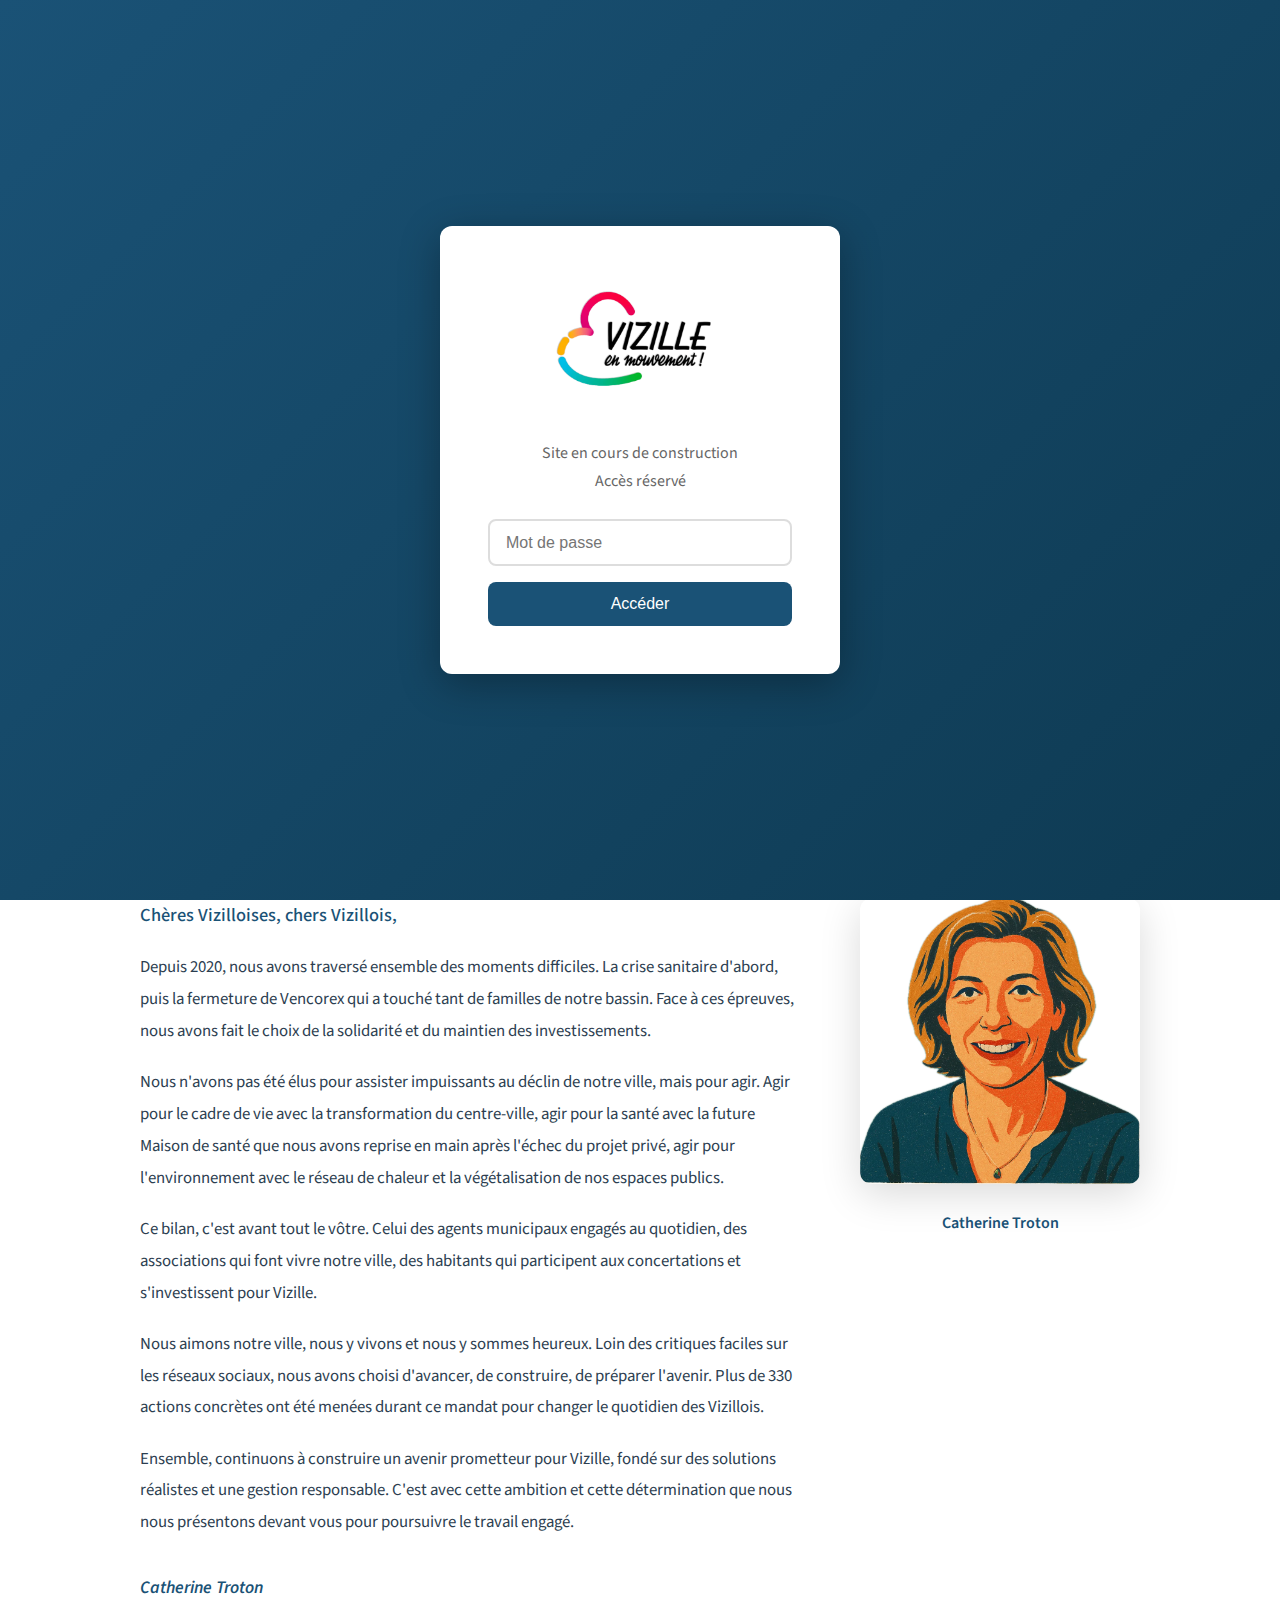
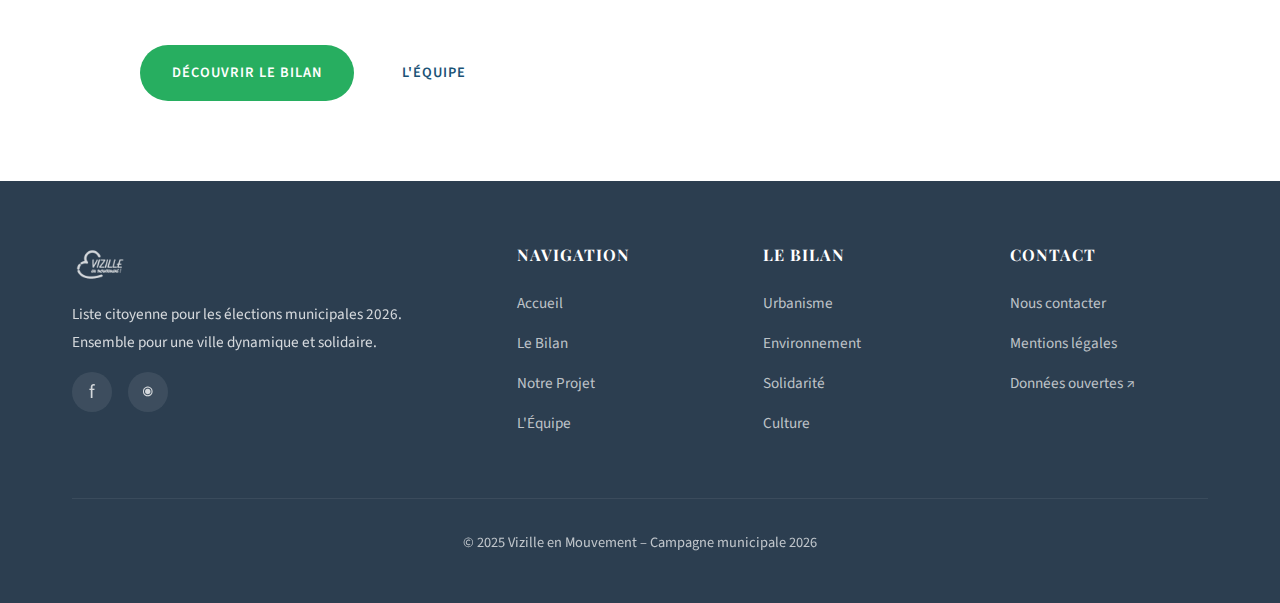
<file: pages/patrimoine.html>
<!DOCTYPE html>
<html lang="fr">
<head>
  <meta charset="UTF-8">
  <meta name="viewport" content="width=device-width, initial-scale=1.0">
  <title>Patrimoine & Histoire - Vizille en Mouvement</title>
  <link rel="preconnect" href="https://fonts.googleapis.com">
  <link href="https://fonts.googleapis.com/css2?family=Playfair+Display:wght@600;700&family=Source+Sans+3:wght@400;500;600;700&display=swap" rel="stylesheet">
  <link rel="stylesheet" href="../css/style.css">
  <style>:root { --font-main: 'Source Sans 3', sans-serif; }</style>
</head>
<body>

  <script>
    if (sessionStorage.getItem('vizille-auth') !== 'ok') {
      window.location.href = '../index.html';
    }
  </script>


  <script>
    }
  </script>

  <header>
    <div class="header-inner">
      <a href="../index.html" class="logo">
        <img src="../images/logo.png" alt="Vizille en Mouvement" style="height: 40px;">
      </a>
      <button class="menu-toggle" aria-label="Menu">☰</button>
      <nav>
        <ul id="nav-menu">
          <li><a href="../index.html">Accueil</a></li>
          <li><a href="bilan.html">Le Bilan</a></li>
          <li><a href="projet.html">Notre Projet</a></li>
          <li><a href="equipe.html">L'Équipe</a></li>
          <li><a href="contact.html">Contact</a></li>
        </ul>
      </nav>
    </div>
  </header>

  <!-- MINI BANDEAU SLOGAN -->
  <div style="background: var(--primary); color: white; text-align: center; padding: 0.8rem; margin-top: 75px; font-size: 1.1rem; font-style: italic; font-weight: 500;">
    Ensemble pour une ville dynamique et solidaire
  </div>

  <section class="page-hero" style="margin-top: 0;" style="background: linear-gradient(135deg, #8b4513 0%, #654321 100%);">
    <div class="container">
      <p class="breadcrumb"><a href="../index.html">Accueil</a> / <a href="bilan.html">Bilan</a> / Patrimoine</p>
      <h1>🏛️ Patrimoine & Histoire</h1>
      <p class="lead">Préserver et valoriser notre héritage</p>
    </div>
  </section>

  <section class="actions-section">
    <div class="container">
      <div class="action-item" style="border-left-color: #8b4513;">
        <h4>Prieuré de Vizille - Église Sainte-Marie</h4>
        <p>Site historique majeur avec plusieurs actions de préservation : classement Monument Historique (portail roman depuis 1906), adhésion à la Fédération des Sites Clunisiens (mars 2023), souscription Fondation du Patrimoine, autorisation du programme de fouilles archéologiques (septembre 2025).</p>
        <div class="action-meta">
          <span class="status-badge status-encours">En cours</span>
          <span>🏛️ Monument Historique</span>
        </div>
      </div>

      <div class="action-item" style="border-left-color: #8b4513;">
        <h4>Orgue de l'église prieurale</h4>
        <p>Tribune renforcée en février 2024. Orgue reconstruit pour 41 247,60€ (février 2025). Instrument historique restauré grâce au partenariat avec les Amis de l'Orgue de Vizille.</p>
        <div class="action-meta">
          <span class="status-badge status-realise">Restauré</span>
          <span>💰 41 247€</span>
        </div>
      </div>

      <div class="action-item" style="border-left-color: #8b4513;">
        <h4>Chapelle du Péage de Vizille</h4>
        <p>Rachat de la chapelle par la commune. Acquisition patrimoniale permettant la préservation et la mise en valeur de ce lieu historique.</p>
        <div class="action-meta">
          <span class="status-badge status-realise">Acquise</span>
        </div>
      </div>

      <div class="action-item" style="border-left-color: #8b4513;">
        <h4>Parcours patrimoniaux</h4>
        <p>4 circuits découverte mis en place été 2022 en partenariat avec l'AHPV : Vizille ancien, histoire industrielle au fil de l'eau, Grand Plan et hameaux. Signalétique financée par fonds européens.</p>
        <div class="action-meta">
          <span class="status-badge status-realise">Réalisé</span>
          <span>🚶 4 parcours</span>
        </div>
      </div>

      <div class="action-item" style="border-left-color: #8b4513;">
        <h4>Locomotive historique</h4>
        <p>Cession gratuite par le Département en octobre 2023 (unanimité). Préservation du patrimoine ferroviaire local lié à l'histoire industrielle.</p>
        <div class="action-meta">
          <span class="status-badge status-realise">Acquise</span>
          <span>🚂 Patrimoine industriel</span>
        </div>
      </div>

      <div class="action-item" style="border-left-color: #8b4513;">
        <h4>Espace Serge Gros</h4>
        <p>Les Halles du marché nommées « Espace Serge Gros » en janvier 2023 (unanimité). Hommage à cet ancien conseiller municipal engagé.</p>
        <div class="action-meta">
          <span class="status-badge status-realise">Inauguré</span>
          <span>📅 Janvier 2023</span>
        </div>
      </div>

      <div class="text-center mt-2">
        <a href="https://mich59139.github.io/test2/" target="_blank" class="btn btn-primary">Voir toutes les actions Patrimoine →</a>
      </div>
    </div>
  </section>

  <section class="cta-section">
    <div class="container">
      <h2>Explorer les autres thématiques</h2>
      <p style="margin-bottom: 1.5rem;">
        <a href="culture.html" style="color: white; margin: 0 0.5rem;">Culture</a> •
        <a href="urbanisme.html" style="color: white; margin: 0 0.5rem;">Urbanisme</a> •
        <a href="environnement.html" style="color: white; margin: 0 0.5rem;">Environnement</a>
      </p>
      <a href="bilan.html" class="btn btn-outline">Retour au bilan</a>
    </div>
  </section>

  <footer><div class="container"><div class="footer-bottom"><p>© 2025 Vizille en Mouvement</p></div></div></footer>
  <script>document.querySelector('.menu-toggle').addEventListener('click', function() { document.getElementById('nav-menu').classList.toggle('active'); });</script>
</body>
</html>
</file>
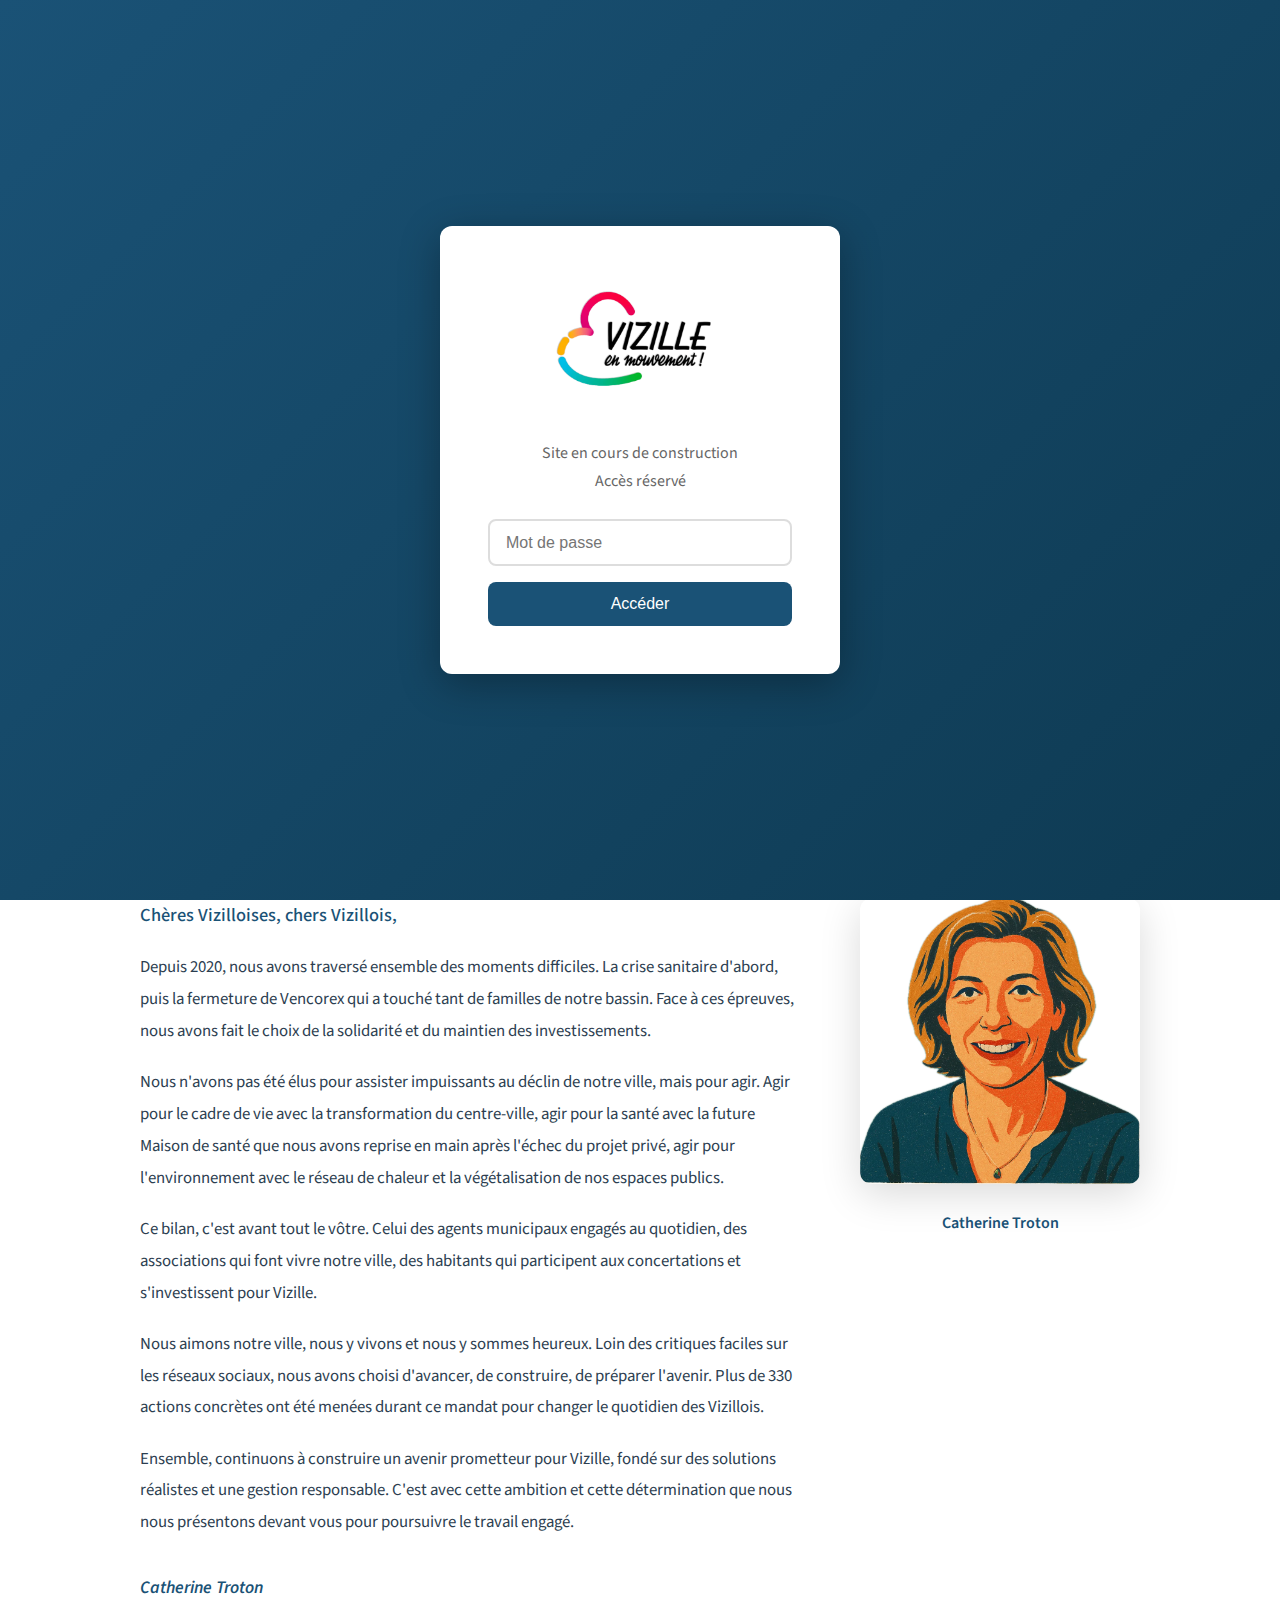
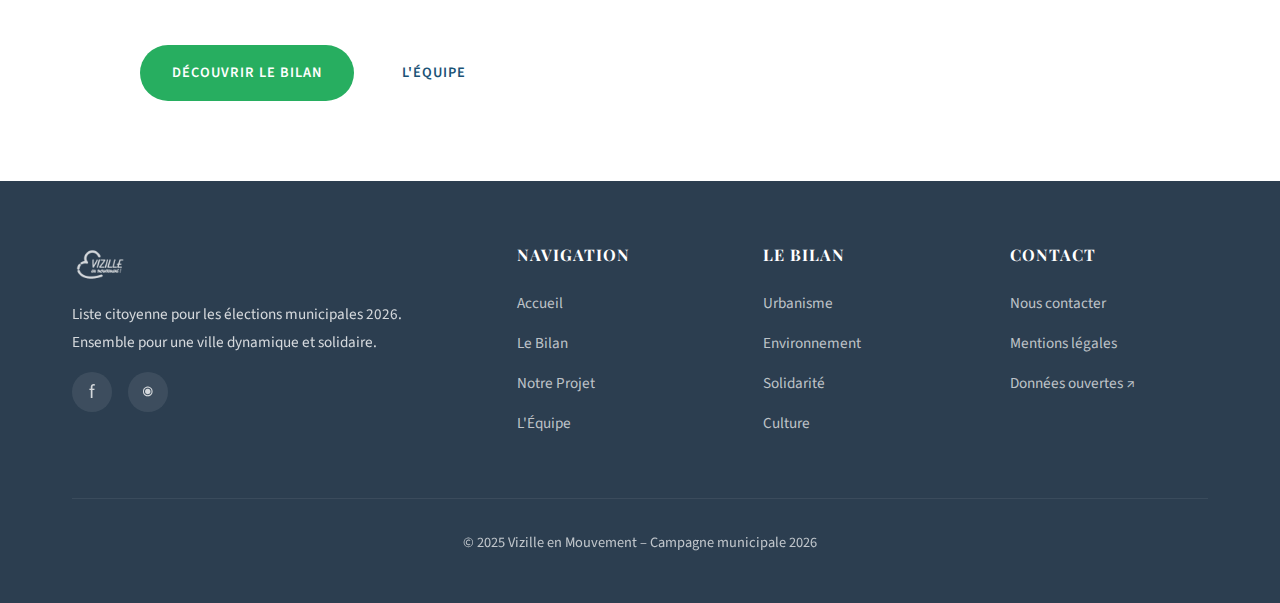
<file: pages/projet.html>
<!DOCTYPE html>
<html lang="fr">
<head>
  <meta charset="UTF-8">
  <meta name="viewport" content="width=device-width, initial-scale=1.0">
  <title>Notre Projet 2026-2032 - Vizille en Mouvement</title>
  <link rel="preconnect" href="https://fonts.googleapis.com">
  <link href="https://fonts.googleapis.com/css2?family=Playfair+Display:wght@600;700&family=Source+Sans+3:wght@400;500;600;700&display=swap" rel="stylesheet">
  <link rel="stylesheet" href="../css/style.css">
  <style>
    :root { --font-main: 'Source Sans 3', sans-serif; }
    
    .projet-intro {
      max-width: 800px;
      margin: 0 auto;
      text-align: center;
      padding: 2rem 0;
    }
    
    .theme-section {
      padding: 3rem 0;
    }
    
    .theme-section:nth-child(even) {
      background: var(--light);
    }
    
    .theme-header {
      display: flex;
      align-items: center;
      gap: 1rem;
      margin-bottom: 1.5rem;
    }
    
    .theme-header .icon {
      font-size: 2.5rem;
      background: var(--primary);
      width: 60px;
      height: 60px;
      border-radius: 50%;
      display: flex;
      align-items: center;
      justify-content: center;
    }
    
    .theme-header h2 {
      margin: 0;
      color: var(--primary);
    }
    
    .propositions {
      display: grid;
      grid-template-columns: repeat(auto-fit, minmax(280px, 1fr));
      gap: 1.5rem;
      margin-top: 1.5rem;
    }
    
    .proposition-card {
      background: var(--white);
      padding: 1.5rem;
      border-radius: var(--radius);
      box-shadow: var(--shadow);
      border-left: 4px solid var(--accent);
    }
    
    .proposition-card h4 {
      color: var(--dark);
      margin-bottom: 0.5rem;
      font-size: 1.1rem;
    }
    
    .proposition-card p {
      color: var(--gray);
      font-size: 0.95rem;
      margin: 0;
      line-height: 1.6;
    }
    
    .priorite {
      display: inline-block;
      font-size: 0.75rem;
      padding: 0.2rem 0.6rem;
      border-radius: 20px;
      margin-bottom: 0.5rem;
      font-weight: 600;
    }
    
    .priorite-haute {
      background: #fee2e2;
      color: #dc2626;
    }
    
    .priorite-moyenne {
      background: #fef3c7;
      color: #d97706;
    }
    
    .priorite-continue {
      background: #dbeafe;
      color: #2563eb;
    }
  </style>
</head>
<body>

  <script>
    if (sessionStorage.getItem('vizille-auth') !== 'ok') {
      window.location.href = '../index.html';
    }
  </script>


  <header>
    <div class="header-inner">
      <a href="../index.html" class="logo">
        <img src="../images/logo.png" alt="Vizille en Mouvement" style="height: 40px;">
      </a>
      <button class="menu-toggle" aria-label="Menu">☰</button>
      <nav>
        <ul id="nav-menu">
          <li><a href="../index.html">Accueil</a></li>
          <li><a href="bilan.html">Le Bilan</a></li>
          <li><a href="projet.html" class="active">Notre Projet</a></li>
          <li><a href="equipe.html">L'Équipe</a></li>
          <li><a href="contact.html">Contact</a></li>
        </ul>
      </nav>
    </div>
  </header>

  <!-- BANDEAU SLOGAN -->
  <div style="background: var(--primary); color: white; text-align: center; padding: 0.8rem; margin-top: 75px; font-size: 1.1rem; font-style: italic; font-weight: 500;">
    Ensemble pour une ville dynamique et solidaire
  </div>

  <!-- TITRE PAGE -->
  <section style="background: var(--light); padding: 2rem 0;">
    <div class="container" style="text-align: center;">
      <h1 style="margin: 0;">Notre Projet 2026-2032</h1>
    </div>
  </section>

  <!-- INTRO -->
  <section>
    <div class="container">
      <div class="projet-intro">
        <p style="font-size: 1.2rem; color: var(--gray);">
          <strong>Plus de 30 propositions concrètes</strong> pour continuer à faire avancer Vizille. Un projet construit avec les habitants, ancré dans le réalisme et tourné vers l'avenir.
        </p>
      </div>
    </div>
  </section>

  <!-- URBANISME -->
  <div class="theme-section">
    <div class="container">
      <div class="theme-header">
        <div class="icon">🏗️</div>
        <h2>Urbanisme & Cadre de vie</h2>
      </div>
      <p style="color: var(--gray); max-width: 700px;">Poursuivre la transformation du centre-ville et améliorer le cadre de vie des quartiers.</p>
      
      <div class="propositions">
        <div class="proposition-card">
          <span class="priorite priorite-haute">Priorité 2026</span>
          <h4>Achever la Centralité Vizilloise</h4>
          <p>Finaliser l'aménagement de la place du Château et poursuivre la requalification des voies adjacentes. Engager la rénovation de quartiers prioritaires.</p>
        </div>
        <div class="proposition-card">
          <span class="priorite priorite-moyenne">2027-2028</span>
          <h4>Réhabiliter le quartier de la Gare</h4>
          <p>Lancer une opération de requalification urbaine autour du pôle multimodal.</p>
        </div>
        <div class="proposition-card">
          <span class="priorite priorite-continue">Action continue</span>
          <h4>Embellir les entrées de ville</h4>
          <p>Programme pluriannuel de végétalisation et signalétique des entrées Nord et Sud.</p>
        </div>
      </div>
    </div>
  </div>

  <!-- ENVIRONNEMENT -->
  <div class="theme-section">
    <div class="container">
      <div class="theme-header">
        <div class="icon">🌿</div>
        <h2>Environnement & Transition</h2>
      </div>
      <p style="color: var(--gray); max-width: 700px;">Accélérer la transition écologique et adapter Vizille au changement climatique.</p>
      
      <div class="propositions">
        <div class="proposition-card">
          <span class="priorite priorite-haute">Priorité 2026</span>
          <h4>Étendre le réseau de chaleur</h4>
          <p>Raccorder 200 logements supplémentaires au réseau de chaleur bois pour réduire les émissions.</p>
        </div>
        <div class="proposition-card">
          <span class="priorite priorite-haute">Priorité 2026</span>
          <h4>Plan Canopée</h4>
          <p>Planter 500 arbres sur le mandat pour créer des îlots de fraîcheur dans tous les quartiers.</p>
        </div>
        <div class="proposition-card">
          <span class="priorite priorite-moyenne">2027-2028</span>
          <h4>Photovoltaïque sur les toits publics</h4>
          <p>Équiper les bâtiments municipaux de panneaux solaires pour l'autoconsommation.</p>
        </div>
        <div class="proposition-card">
          <span class="priorite priorite-moyenne">2027-2028</span>
          <h4>Jardins partagés</h4>
          <p>Créer de nouveaux espaces de jardinage collectif dans les quartiers avec composteurs partagés.</p>
        </div>
        <div class="proposition-card">
          <span class="priorite priorite-continue">Action continue</span>
          <h4>Zéro pesticide partout</h4>
          <p>Généraliser les pratiques de gestion écologique sur l'ensemble des espaces verts.</p>
        </div>
      </div>
    </div>
  </div>

  <!-- SOLIDARITE -->
  <div class="theme-section">
    <div class="container">
      <div class="theme-header">
        <div class="icon">🤝</div>
        <h2>Solidarité & Vivre ensemble</h2>
      </div>
      <p style="color: var(--gray); max-width: 700px;">Renforcer les liens sociaux et ne laisser personne au bord du chemin.</p>
      
      <div class="propositions">
        <div class="proposition-card">
          <span class="priorite priorite-haute">Priorité 2026</span>
          <h4>Maison des Solidarités</h4>
          <p>Créer un guichet unique regroupant CCAS, aide sociale, accès aux droits et permanences associatives.</p>
        </div>
        <div class="proposition-card">
          <span class="priorite priorite-moyenne">2027-2028</span>
          <h4>Épicerie solidaire 2.0</h4>
          <p>Agrandir l'épicerie sociale et proposer des ateliers cuisine anti-gaspi.</p>
        </div>
        <div class="proposition-card">
          <span class="priorite priorite-continue">Action continue</span>
          <h4>Soutien aux aidants</h4>
          <p>Développer les solutions de répit et d'accompagnement pour les aidants familiaux.</p>
        </div>
      </div>
    </div>
  </div>

  <!-- SANTE -->
  <div class="theme-section">
    <div class="container">
      <div class="theme-header">
        <div class="icon">🏥</div>
        <h2>Santé & Bien-être</h2>
      </div>
      <p style="color: var(--gray); max-width: 700px;">Garantir l'accès aux soins pour tous et promouvoir la prévention.</p>
      
      <div class="propositions">
        <div class="proposition-card">
          <span class="priorite priorite-haute">Priorité 2026</span>
          <h4>Ouvrir la Maison de Santé</h4>
          <p>Inaugurer la Maison de Santé pluriprofessionnelle avenue de Venaria avec médecins, infirmiers, kinés.</p>
        </div>
        <div class="proposition-card">
          <span class="priorite priorite-moyenne">2027-2028</span>
          <h4>Bus santé mobile</h4>
          <p>Mettre en place des permanences de prévention itinérantes dans les quartiers.</p>
        </div>
        <div class="proposition-card">
          <span class="priorite priorite-continue">Action continue</span>
          <h4>Sport-santé sur ordonnance</h4>
          <p>Développer les partenariats avec les associations sportives pour le sport adapté.</p>
        </div>
      </div>
    </div>
  </div>

  <!-- ENFANCE -->
  <div class="theme-section">
    <div class="container">
      <div class="theme-header">
        <div class="icon">👶</div>
        <h2>Enfance & Jeunesse</h2>
      </div>
      <p style="color: var(--gray); max-width: 700px;">Accompagner les familles et donner toutes leurs chances aux jeunes Vizillois.</p>
      
      <div class="propositions">
        <div class="proposition-card">
          <span class="priorite priorite-haute">Priorité 2026</span>
          <h4>10 places de crèche supplémentaires</h4>
          <p>Agrandir la capacité d'accueil de la crèche municipale pour répondre à la demande.</p>
        </div>
        <div class="proposition-card">
          <span class="priorite priorite-moyenne">2027-2028</span>
          <h4>Maison des Jeunes rénovée</h4>
          <p>Réhabiliter et moderniser les locaux dédiés aux 11-25 ans avec espace numérique.</p>
        </div>
        <div class="proposition-card">
          <span class="priorite priorite-continue">Action continue</span>
          <h4>Restauration scolaire de qualité</h4>
          <p>Maintenir la tarification sociale et augmenter la part de produits bio et locaux dans les repas.</p>
        </div>
      </div>
    </div>
  </div>

  <!-- CULTURE -->
  <div class="theme-section">
    <div class="container">
      <div class="theme-header">
        <div class="icon">🎭</div>
        <h2>Culture & Patrimoine</h2>
      </div>
      <p style="color: var(--gray); max-width: 700px;">Faire rayonner Vizille et démocratiser l'accès à la culture.</p>
      
      <div class="propositions">
        <div class="proposition-card">
          <span class="priorite priorite-haute">Priorité 2026</span>
          <h4>Valoriser le Prieuré</h4>
          <p>Achever la restauration et créer un parcours de visite du monument historique.</p>
        </div>
        <div class="proposition-card">
          <span class="priorite priorite-moyenne">2027-2028</span>
          <h4>Médiathèque 3ème lieu</h4>
          <p>Transformer la médiathèque en espace polyvalent : co-working, ateliers, fablab.</p>
        </div>
        <div class="proposition-card">
          <span class="priorite priorite-continue">Action continue</span>
          <h4>Soutien aux Estivales</h4>
          <p>Pérenniser et développer le festival estival avec de nouvelles scènes en plein air.</p>
        </div>
      </div>
    </div>
  </div>

  <!-- ECONOMIE -->
  <div class="theme-section">
    <div class="container">
      <div class="theme-header">
        <div class="icon">💼</div>
        <h2>Économie & Emploi</h2>
      </div>
      <p style="color: var(--gray); max-width: 700px;">Soutenir les commerces locaux et accompagner les créateurs d'emploi.</p>
      
      <div class="propositions">
        <div class="proposition-card">
          <span class="priorite priorite-haute">Priorité 2026</span>
          <h4>Accueillir l'Alliance Textile</h4>
          <p>Accompagner l'installation du projet mixte logements/commerces sur le site de l'ancienne usine.</p>
        </div>
        <div class="proposition-card">
          <span class="priorite priorite-moyenne">2027-2028</span>
          <h4>Pépinière d'entreprises</h4>
          <p>Créer des locaux à loyer modéré pour les jeunes entrepreneurs et artisans.</p>
        </div>
        <div class="proposition-card">
          <span class="priorite priorite-continue">Action continue</span>
          <h4>Acheter local</h4>
          <p>Privilégier les fournisseurs locaux dans les marchés publics de la commune.</p>
        </div>
      </div>
    </div>
  </div>

  <!-- SECURITE -->
  <div class="theme-section">
    <div class="container">
      <div class="theme-header">
        <div class="icon">🛡️</div>
        <h2>Sécurité & Tranquillité</h2>
      </div>
      <p style="color: var(--gray); max-width: 700px;">Garantir la tranquillité publique et prévenir les incivilités.</p>
      
      <div class="propositions">
        <div class="proposition-card">
          <span class="priorite priorite-haute">Priorité 2026</span>
          <h4>Achever le dispositif de vidéoprotection</h4>
          <p>Finaliser le maillage complet de la commune avec l'installation des dernières caméras sur les points stratégiques identifiés.</p>
        </div>
        <div class="proposition-card">
          <span class="priorite priorite-moyenne">2027-2028</span>
          <h4>Éclairage intelligent</h4>
          <p>Moderniser l'éclairage public dans les zones sensibles avec des dispositifs à détection de présence.</p>
        </div>
        <div class="proposition-card">
          <span class="priorite priorite-continue">Action continue</span>
          <h4>Médiation et prévention</h4>
          <p>Renforcer la présence de médiateurs et développer les actions de prévention auprès des jeunes.</p>
        </div>
      </div>
    </div>
  </div>

  <!-- SENIORS -->
  <div class="theme-section">
    <div class="container">
      <div class="theme-header">
        <div class="icon">👴</div>
        <h2>Seniors & Bien vieillir</h2>
      </div>
      <p style="color: var(--gray); max-width: 700px;">Permettre à chacun de vieillir sereinement à Vizille.</p>
      
      <div class="propositions">
        <div class="proposition-card">
          <span class="priorite priorite-haute">Priorité 2026</span>
          <h4>Accessibilité renforcée</h4>
          <p>Poursuivre la mise en accessibilité des bâtiments publics et des cheminements piétons.</p>
        </div>
        <div class="proposition-card">
          <span class="priorite priorite-moyenne">2027-2028</span>
          <h4>Résidence intergénérationnelle</h4>
          <p>Étudier la création d'un habitat partagé favorisant les liens entre générations.</p>
        </div>
        <div class="proposition-card">
          <span class="priorite priorite-continue">Action continue</span>
          <h4>Portage de repas et visites</h4>
          <p>Maintenir et développer les services à domicile pour les personnes isolées.</p>
        </div>
      </div>
    </div>
  </div>

  <!-- MOBILITE -->
  <div class="theme-section">
    <div class="container">
      <div class="theme-header">
        <div class="icon">🚌</div>
        <h2>Mobilités & Déplacements</h2>
      </div>
      <p style="color: var(--gray); max-width: 700px;">Faciliter les déplacements doux et améliorer les transports en commun.</p>
      
      <div class="propositions">
        <div class="proposition-card">
          <span class="priorite priorite-haute">Priorité 2026</span>
          <h4>Plan vélo ambitieux</h4>
          <p>Créer 5 km de pistes cyclables sécurisées reliant les quartiers au centre-ville.</p>
        </div>
        <div class="proposition-card">
          <span class="priorite priorite-moyenne">2027-2028</span>
          <h4>Navette centre-ville gratuite</h4>
          <p>Mettre en place une navette électrique gratuite desservant commerces et services.</p>
        </div>
        <div class="proposition-card">
          <span class="priorite priorite-continue">Action continue</span>
          <h4>Bornes de recharge</h4>
          <p>Installer 10 bornes de recharge électrique sur les parkings publics.</p>
        </div>
      </div>
    </div>
  </div>

  <!-- DEMOCRATIE -->
  <div class="theme-section">
    <div class="container">
      <div class="theme-header">
        <div class="icon">🗣️</div>
        <h2>Démocratie locale & Participation</h2>
      </div>
      <p style="color: var(--gray); max-width: 700px;">Associer les habitants aux décisions qui les concernent.</p>
      
      <div class="propositions">
        <div class="proposition-card">
          <span class="priorite priorite-haute">Priorité 2026</span>
          <h4>Budget participatif</h4>
          <p>Permettre aux habitants de proposer et voter des projets financés sur une enveloppe dédiée.</p>
        </div>
        <div class="proposition-card">
          <span class="priorite priorite-moyenne">2027-2028</span>
          <h4>Conseils de quartier</h4>
          <p>Créer des instances de concertation régulières dans chaque secteur de la commune.</p>
        </div>
        <div class="proposition-card">
          <span class="priorite priorite-continue">Action continue</span>
          <h4>Transparence des décisions</h4>
          <p>Diffuser les comptes-rendus des conseils municipaux et les données budgétaires en open data.</p>
        </div>
      </div>
    </div>
  </div>

  <!-- CTA -->
  <section class="cta-section">
    <div class="container">
      <h2>Construisons ce projet ensemble</h2>
      <p>Vos idées et propositions sont les bienvenues</p>
      <div style="display: flex; gap: 1rem; justify-content: center; flex-wrap: wrap;">
        <a href="bilan.html" class="btn btn-outline">Voir le bilan 2020-2026</a>
        <a href="contact.html" class="btn btn-outline">Nous contacter</a>
      </div>
    </div>
  </section>

  <footer>
    <div class="container">
      <div class="footer-bottom">
        <p>© 2025 Vizille en Mouvement</p>
      </div>
    </div>
  </footer>

  <script>
    document.querySelector('.menu-toggle').addEventListener('click', function() {
      document.getElementById('nav-menu').classList.toggle('active');
    });
  </script>

</body>
</html>
</file>
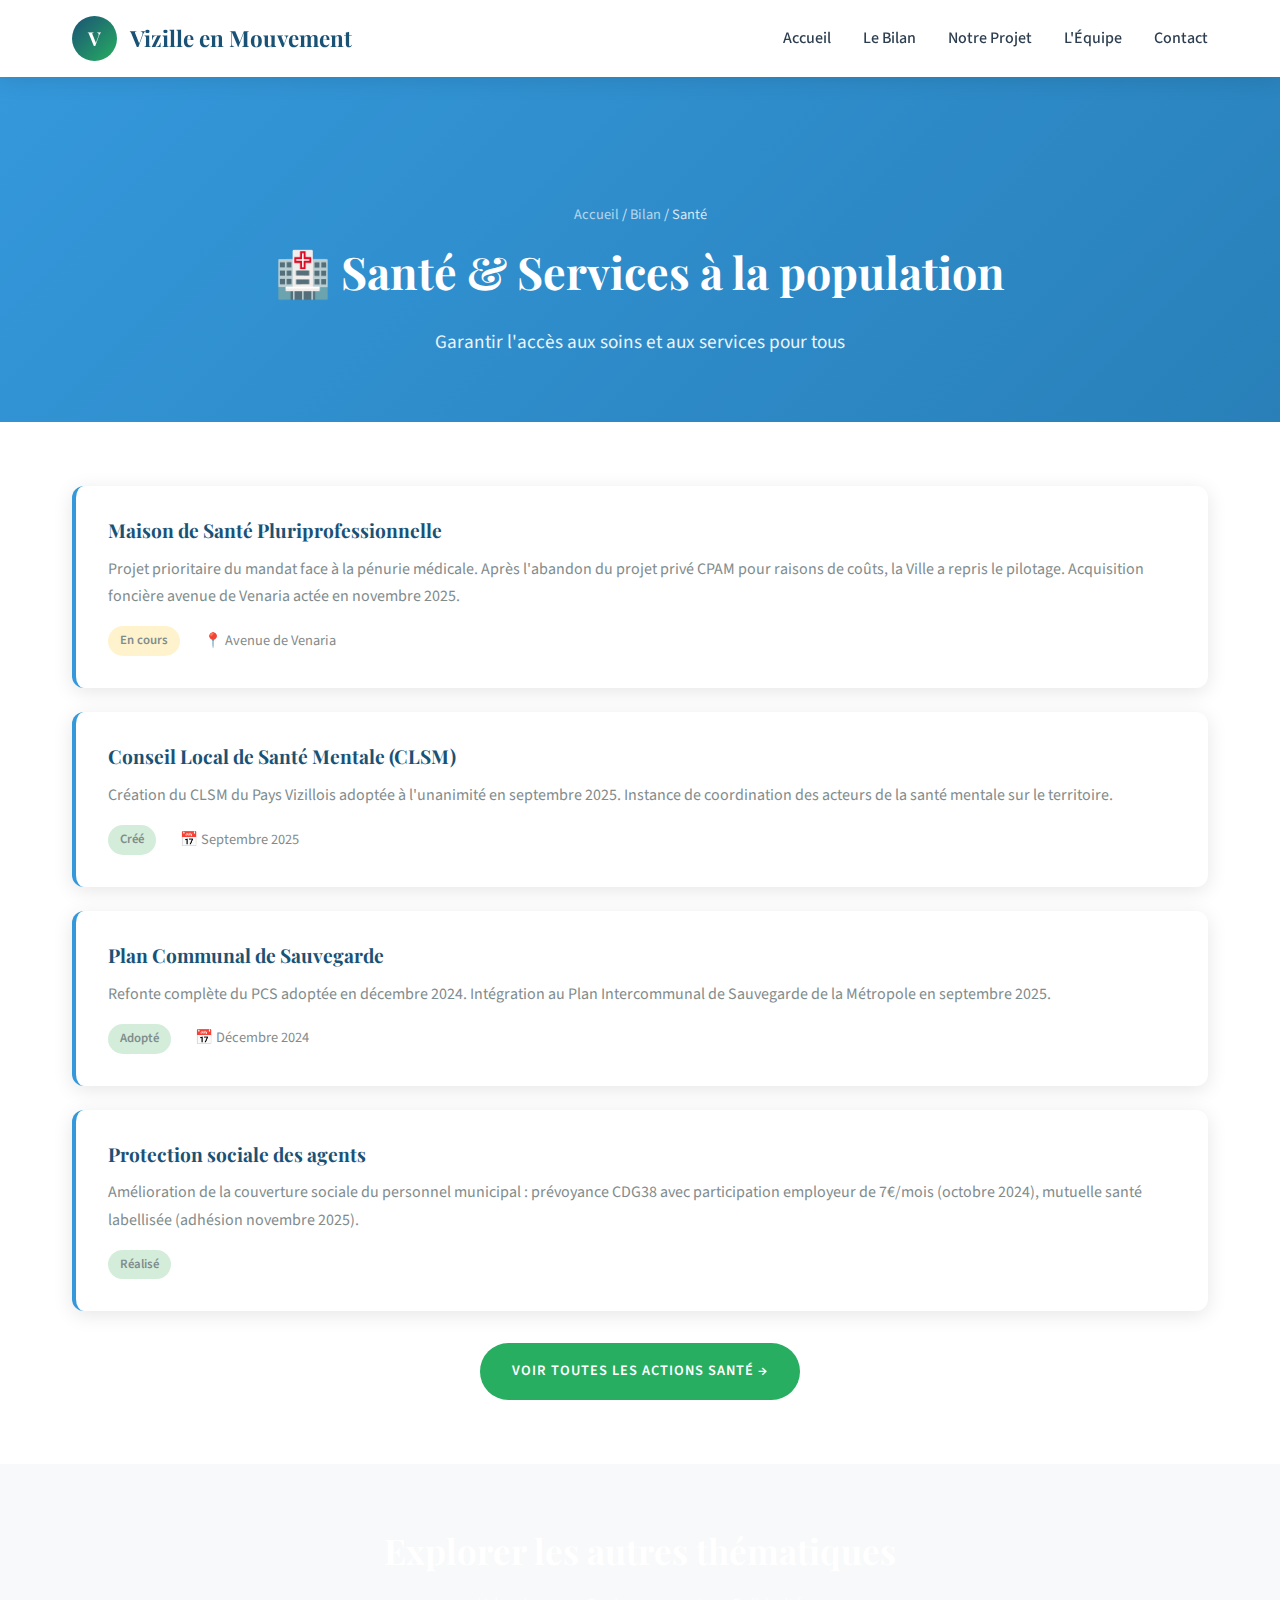
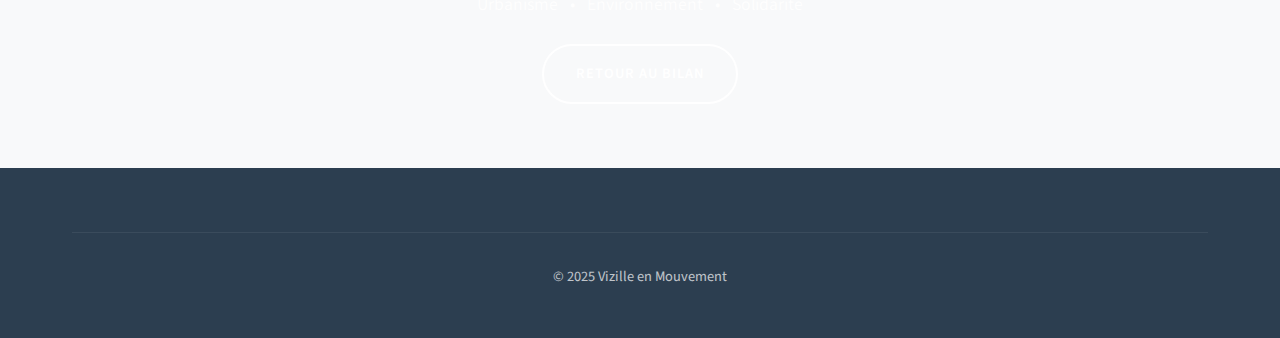
<file: pages/sante.html>
<!DOCTYPE html>
<html lang="fr">
<head>
  <meta charset="UTF-8">
  <meta name="viewport" content="width=device-width, initial-scale=1.0">
  <title>Santé & Services - Vizille en Mouvement</title>
  <link rel="preconnect" href="https://fonts.googleapis.com">
  <link href="https://fonts.googleapis.com/css2?family=Playfair+Display:wght@600;700&family=Source+Sans+3:wght@400;500;600;700&display=swap" rel="stylesheet">
  <link rel="stylesheet" href="../css/style.css">
  <style>:root { --font-main: 'Source Sans 3', sans-serif; }</style>
</head>
<body>
  <header>
    <div class="header-inner">
      <a href="../index.html" class="logo"><span class="logo-icon">V</span> Vizille en Mouvement</a>
      <button class="menu-toggle">☰</button>
      <nav><ul id="nav-menu">
        <li><a href="../index.html">Accueil</a></li>
        <li><a href="bilan.html">Le Bilan</a></li>
        <li><a href="projet.html">Notre Projet</a></li>
        <li><a href="equipe.html">L'Équipe</a></li>
        <li><a href="contact.html">Contact</a></li>
      </ul></nav>
    </div>
  </header>

  <section class="page-hero" style="background: linear-gradient(135deg, #3498db 0%, #2980b9 100%);">
    <div class="container">
      <p class="breadcrumb"><a href="../index.html">Accueil</a> / <a href="bilan.html">Bilan</a> / Santé</p>
      <h1>🏥 Santé & Services à la population</h1>
      <p class="lead">Garantir l'accès aux soins et aux services pour tous</p>
    </div>
  </section>

  <section class="actions-section">
    <div class="container">
      <div class="action-item" style="border-left-color: #3498db;">
        <h4>Maison de Santé Pluriprofessionnelle</h4>
        <p>Projet prioritaire du mandat face à la pénurie médicale. Après l'abandon du projet privé CPAM pour raisons de coûts, la Ville a repris le pilotage. Acquisition foncière avenue de Venaria actée en novembre 2025.</p>
        <div class="action-meta">
          <span class="status-badge status-encours">En cours</span>
          <span>📍 Avenue de Venaria</span>
        </div>
      </div>

      <div class="action-item" style="border-left-color: #3498db;">
        <h4>Conseil Local de Santé Mentale (CLSM)</h4>
        <p>Création du CLSM du Pays Vizillois adoptée à l'unanimité en septembre 2025. Instance de coordination des acteurs de la santé mentale sur le territoire.</p>
        <div class="action-meta">
          <span class="status-badge status-realise">Créé</span>
          <span>📅 Septembre 2025</span>
        </div>
      </div>

      <div class="action-item" style="border-left-color: #3498db;">
        <h4>Plan Communal de Sauvegarde</h4>
        <p>Refonte complète du PCS adoptée en décembre 2024. Intégration au Plan Intercommunal de Sauvegarde de la Métropole en septembre 2025.</p>
        <div class="action-meta">
          <span class="status-badge status-realise">Adopté</span>
          <span>📅 Décembre 2024</span>
        </div>
      </div>

      <div class="action-item" style="border-left-color: #3498db;">
        <h4>Protection sociale des agents</h4>
        <p>Amélioration de la couverture sociale du personnel municipal : prévoyance CDG38 avec participation employeur de 7€/mois (octobre 2024), mutuelle santé labellisée (adhésion novembre 2025).</p>
        <div class="action-meta">
          <span class="status-badge status-realise">Réalisé</span>
        </div>
      </div>

      <div class="text-center mt-2">
        <a href="https://mich59139.github.io/test2/" target="_blank" class="btn btn-primary">Voir toutes les actions Santé →</a>
      </div>
    </div>
  </section>

  <section class="cta-section">
    <div class="container">
      <h2>Explorer les autres thématiques</h2>
      <p style="margin-bottom: 1.5rem;">
        <a href="urbanisme.html" style="color: white; margin: 0 0.5rem;">Urbanisme</a> •
        <a href="environnement.html" style="color: white; margin: 0 0.5rem;">Environnement</a> •
        <a href="solidarite.html" style="color: white; margin: 0 0.5rem;">Solidarité</a>
      </p>
      <a href="bilan.html" class="btn btn-outline">Retour au bilan</a>
    </div>
  </section>

  <footer><div class="container"><div class="footer-bottom"><p>© 2025 Vizille en Mouvement</p></div></div></footer>
  <script>document.querySelector('.menu-toggle').addEventListener('click', function() { document.getElementById('nav-menu').classList.toggle('active'); });</script>
</body>
</html>
</file>
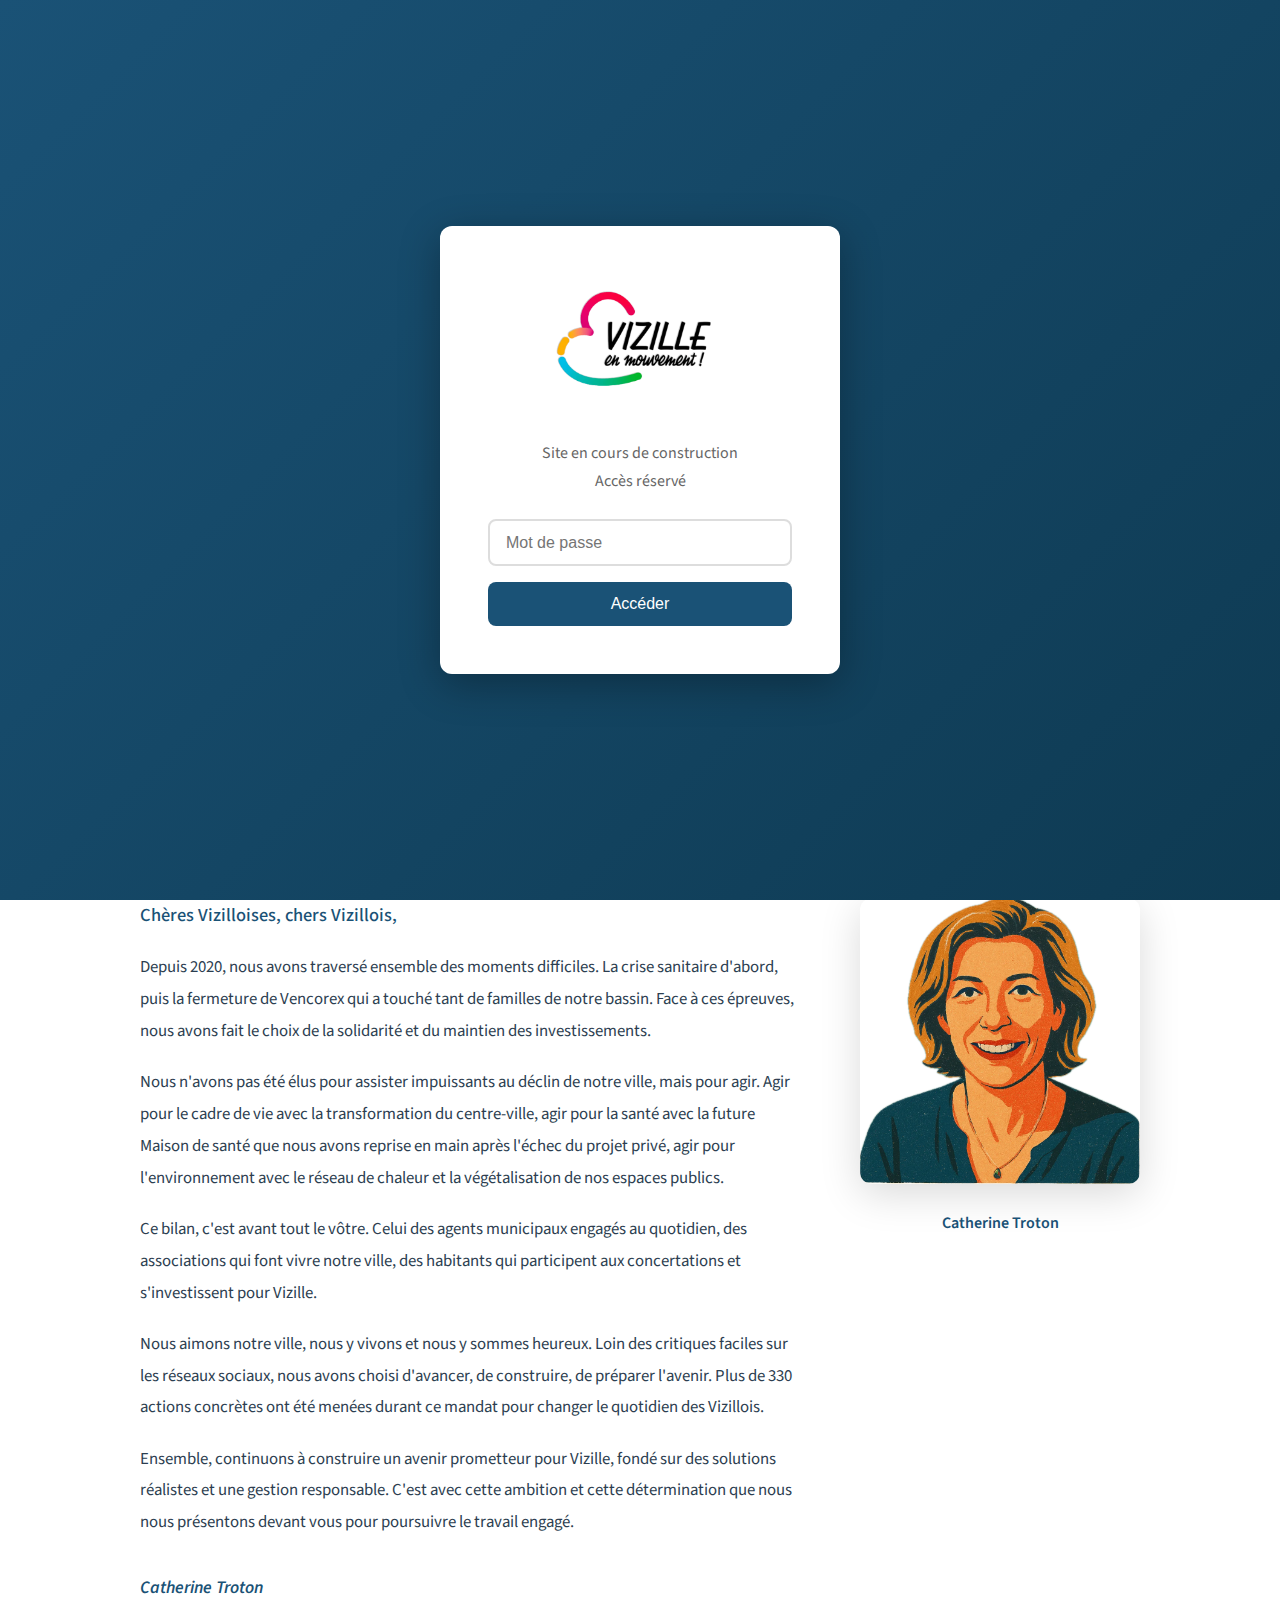
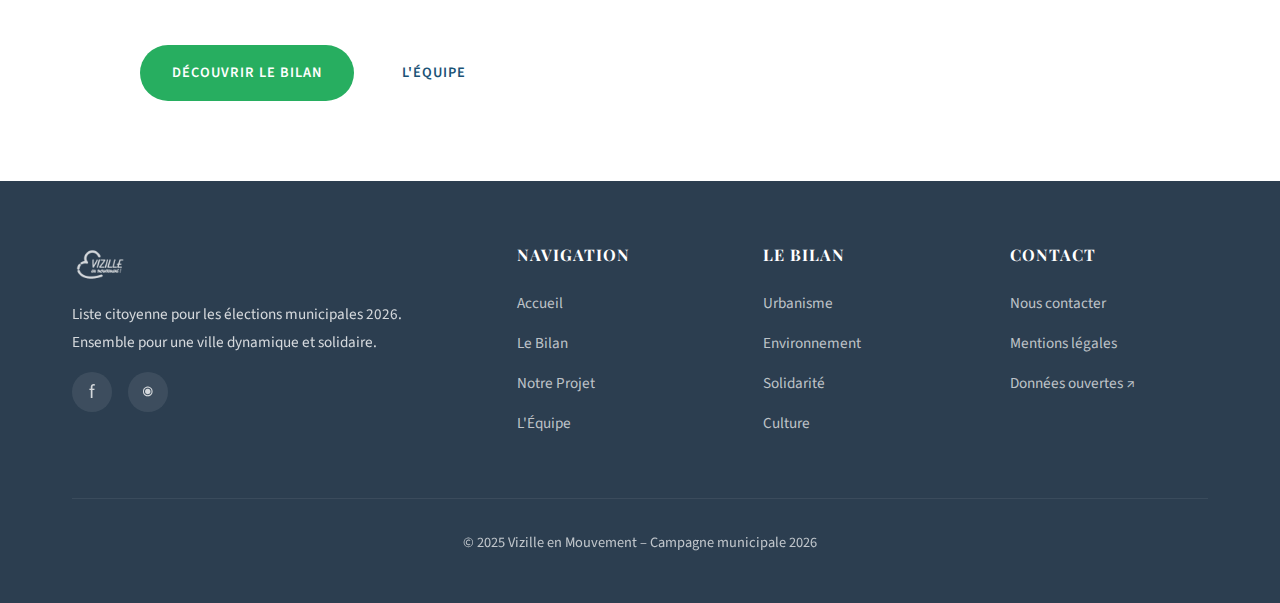
<file: pages/solidarite.html>
<!DOCTYPE html>
<html lang="fr">
<head>
  <meta charset="UTF-8">
  <meta name="viewport" content="width=device-width, initial-scale=1.0">
  <title>Solidarité & Action sociale - Vizille en Mouvement</title>
  <meta name="description" content="Bilan solidarité du mandat 2020-2026 : CCAS, épicerie sociale, soutien Vencorex, portage de repas.">
  
  <link rel="preconnect" href="https://fonts.googleapis.com">
  <link rel="preconnect" href="https://fonts.gstatic.com" crossorigin>
  <link href="https://fonts.googleapis.com/css2?family=Playfair+Display:wght@600;700&family=Source+Sans+3:wght@400;500;600;700&display=swap" rel="stylesheet">
  <link rel="stylesheet" href="../css/style.css">
  <style>:root { --font-main: 'Source Sans 3', sans-serif; }</style>
</head>
<body>

  <script>
    if (sessionStorage.getItem('vizille-auth') !== 'ok') {
      window.location.href = '../index.html';
    }
  </script>

  <header>
    <div class="header-inner">
      <a href="../index.html" class="logo">
        <img src="../images/logo.png" alt="Vizille en Mouvement" style="height: 40px;">
      </a>
      <button class="menu-toggle" aria-label="Menu">☰</button>
      <nav>
        <ul id="nav-menu">
          <li><a href="../index.html">Accueil</a></li>
          <li><a href="bilan.html">Le Bilan</a></li>
          <li><a href="projet.html">Notre Projet</a></li>
          <li><a href="equipe.html">L'Équipe</a></li>
          <li><a href="contact.html">Contact</a></li>
        </ul>
      </nav>
    </div>
  </header>

  <!-- MINI BANDEAU SLOGAN -->
  <div style="background: var(--primary); color: white; text-align: center; padding: 0.6rem; margin-top: 75px; font-size: 0.9rem; font-style: italic;">
    Ensemble pour une ville dynamique et solidaire
  </div>

  <section class="page-hero" style="margin-top: 0;" style="background: linear-gradient(135deg, #e74c3c 0%, #c0392b 100%);">
    <div class="container">
      <p class="breadcrumb"><a href="../index.html">Accueil</a> / <a href="bilan.html">Bilan</a> / Solidarité</p>
      <h1>🤝 Solidarité & Action sociale</h1>
      <p class="lead">Ne laisser personne au bord du chemin</p>
    </div>
  </section>

  <section class="actions-section">
    <div class="container">
      
      <div class="action-item" style="border-left-color: #e74c3c;">
        <h4>Soutien aux salariés de Vencorex</h4>
        <p>Face à la crise de la plateforme chimique historique (depuis 1916, 450 emplois initiaux, 54 sauvés), deux vœux adoptés à l'unanimité (28 voix) en novembre 2024 et février 2025. Participation active aux cellules de crise et accompagnement des salariés.</p>
        <div class="action-meta">
          <span class="status-badge status-realise">Mobilisés</span>
          <span>👥 54 emplois sauvés</span>
        </div>
      </div>

      <div class="action-item" style="border-left-color: #e74c3c;">
        <h4>L'Escale - Épicerie sociale et espace de vie</h4>
        <p>Espace d'accueil et de solidarité pour les habitants en difficulté. L'épicerie sociale permet l'accès à des produits à prix réduit dans un cadre respectueux de la dignité des personnes.</p>
        <div class="action-meta">
          <span class="status-badge status-realise">Actif</span>
          <span>🏪 Épicerie sociale</span>
        </div>
      </div>

      <div class="action-item" style="border-left-color: #e74c3c;">
        <h4>Portage de repas à domicile - Évolution</h4>
        <p>Service essentiel pour les personnes âgées et/ou handicapées. Évolution remarquable entre 2020 et 2024 : de 60 à 79 bénéficiaires (+32%), soit environ 12 000 repas livrés par an. Au-delà de l'alimentation, le portage assure un lien social quotidien.</p>
        <div class="action-meta">
          <span class="status-badge status-realise">+32%</span>
          <span>👥 79 bénéficiaires</span>
          <span>🍽️ 12 000 repas/an</span>
        </div>
      </div>

      <div class="action-item" style="border-left-color: #e74c3c;">
        <h4>PIMMS Médiation Isère - Espace France Services</h4>
        <p>Convention partenariale tripartite (Commune + CCAS + PIMMS) pour l'accès aux droits et la réduction de la fracture numérique. Subvention annuelle de 10 000€. Horaires : lundi-mercredi 9h-17h, vendredi 9h-12h.</p>
        <div class="action-meta">
          <span class="status-badge status-realise">Actif</span>
          <span>💰 10 000€/an</span>
        </div>
      </div>

      <div class="action-item" style="border-left-color: #e74c3c;">
        <h4>Résidence La Romanche</h4>
        <p>Programme d'animations pour les personnes âgées de plus de 65 ans. Pass Loisirs à 50€ donnant accès à 50 points d'activités. Repas partagés avec Guillaud Traiteur.</p>
        <div class="action-meta">
          <span class="status-badge status-realise">Actif</span>
          <span>🎫 Pass 50€</span>
        </div>
      </div>

      <div class="action-item" style="border-left-color: #e74c3c;">
        <h4>Atelier mobilité seniors</h4>
        <p>Partenariat CCAS et « Itinéraire de Santé ». Sessions régulières pour maintenir l'autonomie des seniors à travers des exercices de mobilité adaptés.</p>
        <div class="action-meta">
          <span class="status-badge status-realise">Actif</span>
          <span>🏃 Mobilité</span>
        </div>
      </div>

      <div class="action-item" style="border-left-color: #e74c3c;">
        <h4>Convention Mission Locale Alpes Sud Isère</h4>
        <p>Partenariat pour l'insertion professionnelle des jeunes 16-25 ans sortis du système scolaire. Secteurs ouverts : Administratif (RH, Finances, SI, Police Municipale), Technique (Espaces verts, Fêtes, Équipements sportifs).</p>
        <div class="action-meta">
          <span class="status-badge status-realise">Actif</span>
          <span>👥 16-25 ans</span>
        </div>
      </div>

      <div class="action-item" style="border-left-color: #e74c3c;">
        <h4>Solidarité internationale</h4>
        <p>Dons aux victimes de catastrophes :</p>
        <ul style="margin: 1rem 0; padding-left: 1.5rem; color: var(--gray);">
          <li>Séisme Turquie/Syrie : 1 000€</li>
          <li>Séismes Maroc/Libye : 2 000€</li>
          <li>Cyclone Mayotte : 1 000€</li>
        </ul>
        <div class="action-meta">
          <span class="status-badge status-realise">Réalisé</span>
          <span>💰 4 000€</span>
        </div>
      </div>

      <div class="action-item" style="border-left-color: #e74c3c;">
        <h4>SOS Méditerranée</h4>
        <p>Adhésion et subvention accordées en décembre 2024. Engagement de la commune pour le sauvetage en mer.</p>
        <div class="action-meta">
          <span class="status-badge status-realise">Voté</span>
          <span>📅 Décembre 2024</span>
        </div>
      </div>

      <div class="action-item" style="border-left-color: #e74c3c;">
        <h4>Vœu pour Gaza</h4>
        <p>Vœu pour un cessez-le-feu adopté en mars 2024 (25 voix pour, 0 contre, 4 NPPV). Initiative du Collectif Citoyens.</p>
        <div class="action-meta">
          <span class="status-badge status-realise">Adopté</span>
          <span>📅 Mars 2024</span>
        </div>
      </div>

      <div class="action-item" style="border-left-color: #e74c3c;">
        <h4>Fondation 30 Millions d'Amis</h4>
        <p>Convention de partenariat pour la stérilisation et l'identification gratuite des chats errants. Participation communale de 550€/an (partage 50/50 avec la Fondation). Environ 10 chats pris en charge par an.</p>
        <div class="action-meta">
          <span class="status-badge status-realise">Actif</span>
          <span>🐱 ~10 chats/an</span>
        </div>
      </div>

      <div class="text-center mt-2">
        <a href="https://mich59139.github.io/test2/" target="_blank" class="btn btn-primary">Voir toutes les actions Solidarité →</a>
      </div>

    </div>
  </section>

  <section class="cta-section">
    <div class="container">
      <h2>Explorer les autres thématiques</h2>
      <p style="margin-bottom: 1.5rem;">
        <a href="urbanisme.html" style="color: white; margin: 0 0.5rem;">Urbanisme</a> •
        <a href="environnement.html" style="color: white; margin: 0 0.5rem;">Environnement</a> •
        <a href="culture.html" style="color: white; margin: 0 0.5rem;">Culture</a> •
        <a href="sante.html" style="color: white; margin: 0 0.5rem;">Santé</a>
      </p>
      <a href="bilan.html" class="btn btn-outline">Retour au bilan complet</a>
    </div>
  </section>

  <footer>
    <div class="container">
      <div class="footer-bottom">
        <p>© 2025 Vizille en Mouvement – <a href="../index.html" style="color: white;">Retour à l'accueil</a></p>
      </div>
    </div>
  </footer>

  <script>
    document.querySelector('.menu-toggle').addEventListener('click', function() {
      document.getElementById('nav-menu').classList.toggle('active');
    });
  </script>
</body>
</html>
</file>
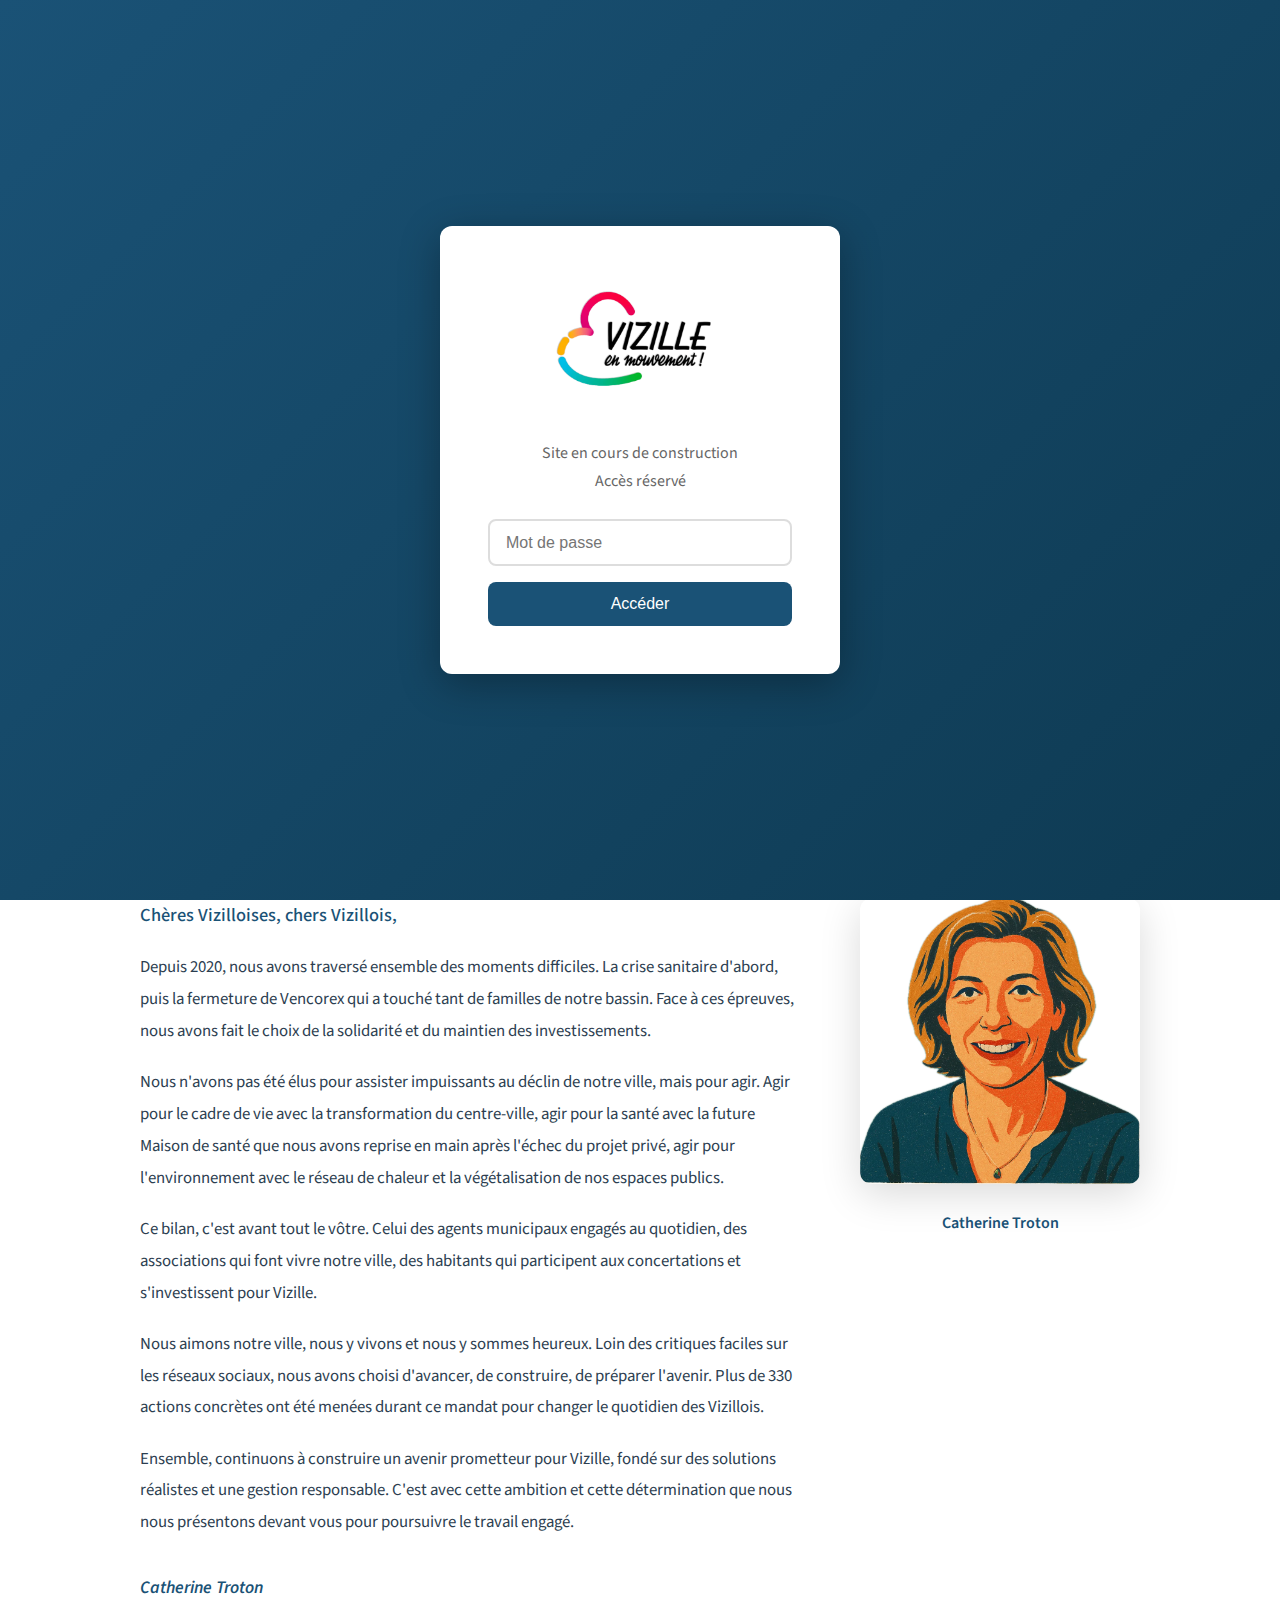
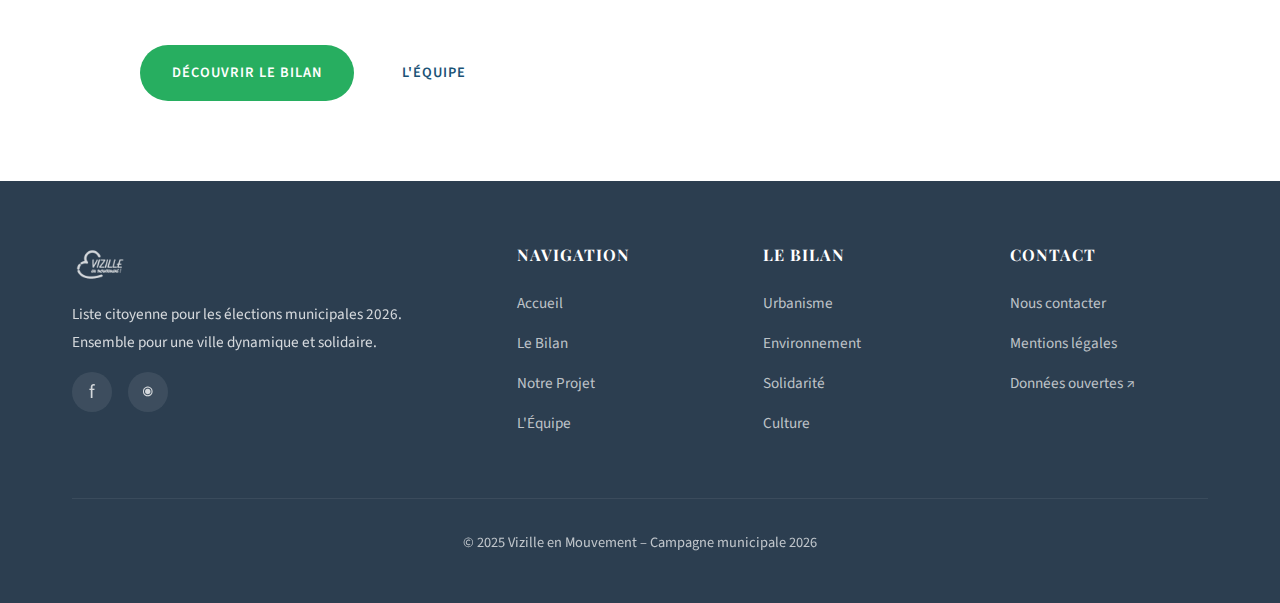
<file: pages/sport.html>
<!DOCTYPE html>
<html lang="fr">
<head>
  <meta charset="UTF-8">
  <meta name="viewport" content="width=device-width, initial-scale=1.0">
  <title>Sport & Loisirs - Vizille en Mouvement</title>
  <link rel="preconnect" href="https://fonts.googleapis.com">
  <link href="https://fonts.googleapis.com/css2?family=Playfair+Display:wght@600;700&family=Source+Sans+3:wght@400;500;600;700&display=swap" rel="stylesheet">
  <link rel="stylesheet" href="../css/style.css">
  <style>:root { --font-main: 'Source Sans 3', sans-serif; }</style>
</head>
<body>

  <script>
    if (sessionStorage.getItem('vizille-auth') !== 'ok') {
      window.location.href = '../index.html';
    }
  </script>

  <header>
    <div class="header-inner">
      <a href="../index.html" class="logo">
        <img src="../images/logo.png" alt="Vizille en Mouvement" style="height: 40px;">
      </a>
      <button class="menu-toggle" aria-label="Menu">☰</button>
      <nav>
        <ul id="nav-menu">
          <li><a href="../index.html">Accueil</a></li>
          <li><a href="bilan.html">Le Bilan</a></li>
          <li><a href="projet.html">Notre Projet</a></li>
          <li><a href="equipe.html">L'Équipe</a></li>
          <li><a href="contact.html">Contact</a></li>
        </ul>
      </nav>
    </div>
  </header>

  <!-- MINI BANDEAU SLOGAN -->
  <div style="background: var(--primary); color: white; text-align: center; padding: 0.8rem; margin-top: 75px; font-size: 1.1rem; font-style: italic; font-weight: 500;">
    Ensemble pour une ville dynamique et solidaire
  </div>

  <section class="page-hero" style="margin-top: 0;" style="background: linear-gradient(135deg, #16a085 0%, #1abc9c 100%);">
    <div class="container">
      <p class="breadcrumb"><a href="../index.html">Accueil</a> / <a href="bilan.html">Bilan</a> / Sport</p>
      <h1>⚽ Sport & Loisirs</h1>
      <p class="lead">Favoriser la pratique sportive pour tous</p>
    </div>
  </section>

  <section class="actions-section">
    <div class="container">
      <div class="action-item" style="border-left-color: #16a085;">
        <h4>Stade municipal - Homologation Fédérale 3</h4>
        <p>Déclaration de projet adoptée en mai 2023 pour la modernisation des équipements sportifs. Homologation du stade obtenue pour permettre à l'USV Rugby d'évoluer en Fédérale 3.</p>
        <div class="action-meta">
          <span class="status-badge status-realise">Homologué</span>
          <span>🏉 Fédérale 3</span>
        </div>
      </div>

      <div class="action-item" style="border-left-color: #16a085;">
        <h4>Soutien aux associations sportives</h4>
        <p>Subventions annuelles aux clubs sportifs vizillois. Mise à disposition des équipements municipaux. Accompagnement des projets et événements sportifs.</p>
        <div class="action-meta">
          <span class="status-badge status-realise">Annuel</span>
        </div>
      </div>

      <div class="action-item" style="border-left-color: #16a085;">
        <h4>Nautisme scolaire</h4>
        <p>Adhésion à Nautic Sport 38 permettant aux écoliers vizillois d'accéder aux activités nautiques à tarif réduit (2€/enfant au lieu de 12€).</p>
        <div class="action-meta">
          <span class="status-badge status-realise">Actif</span>
          <span>🚣 Tarif réduit</span>
        </div>
      </div>

      <div class="text-center mt-2">
        <a href="https://mich59139.github.io/test2/" target="_blank" class="btn btn-primary">Voir toutes les actions Sport →</a>
      </div>
    </div>
  </section>

  <section class="cta-section">
    <div class="container">
      <h2>Explorer les autres thématiques</h2>
      <a href="bilan.html" class="btn btn-outline">Retour au bilan</a>
    </div>
  </section>

  <footer><div class="container"><div class="footer-bottom"><p>© 2025 Vizille en Mouvement</p></div></div></footer>
  <script>document.querySelector('.menu-toggle').addEventListener('click', function() { document.getElementById('nav-menu').classList.toggle('active'); });</script>
</body>
</html>
</file>
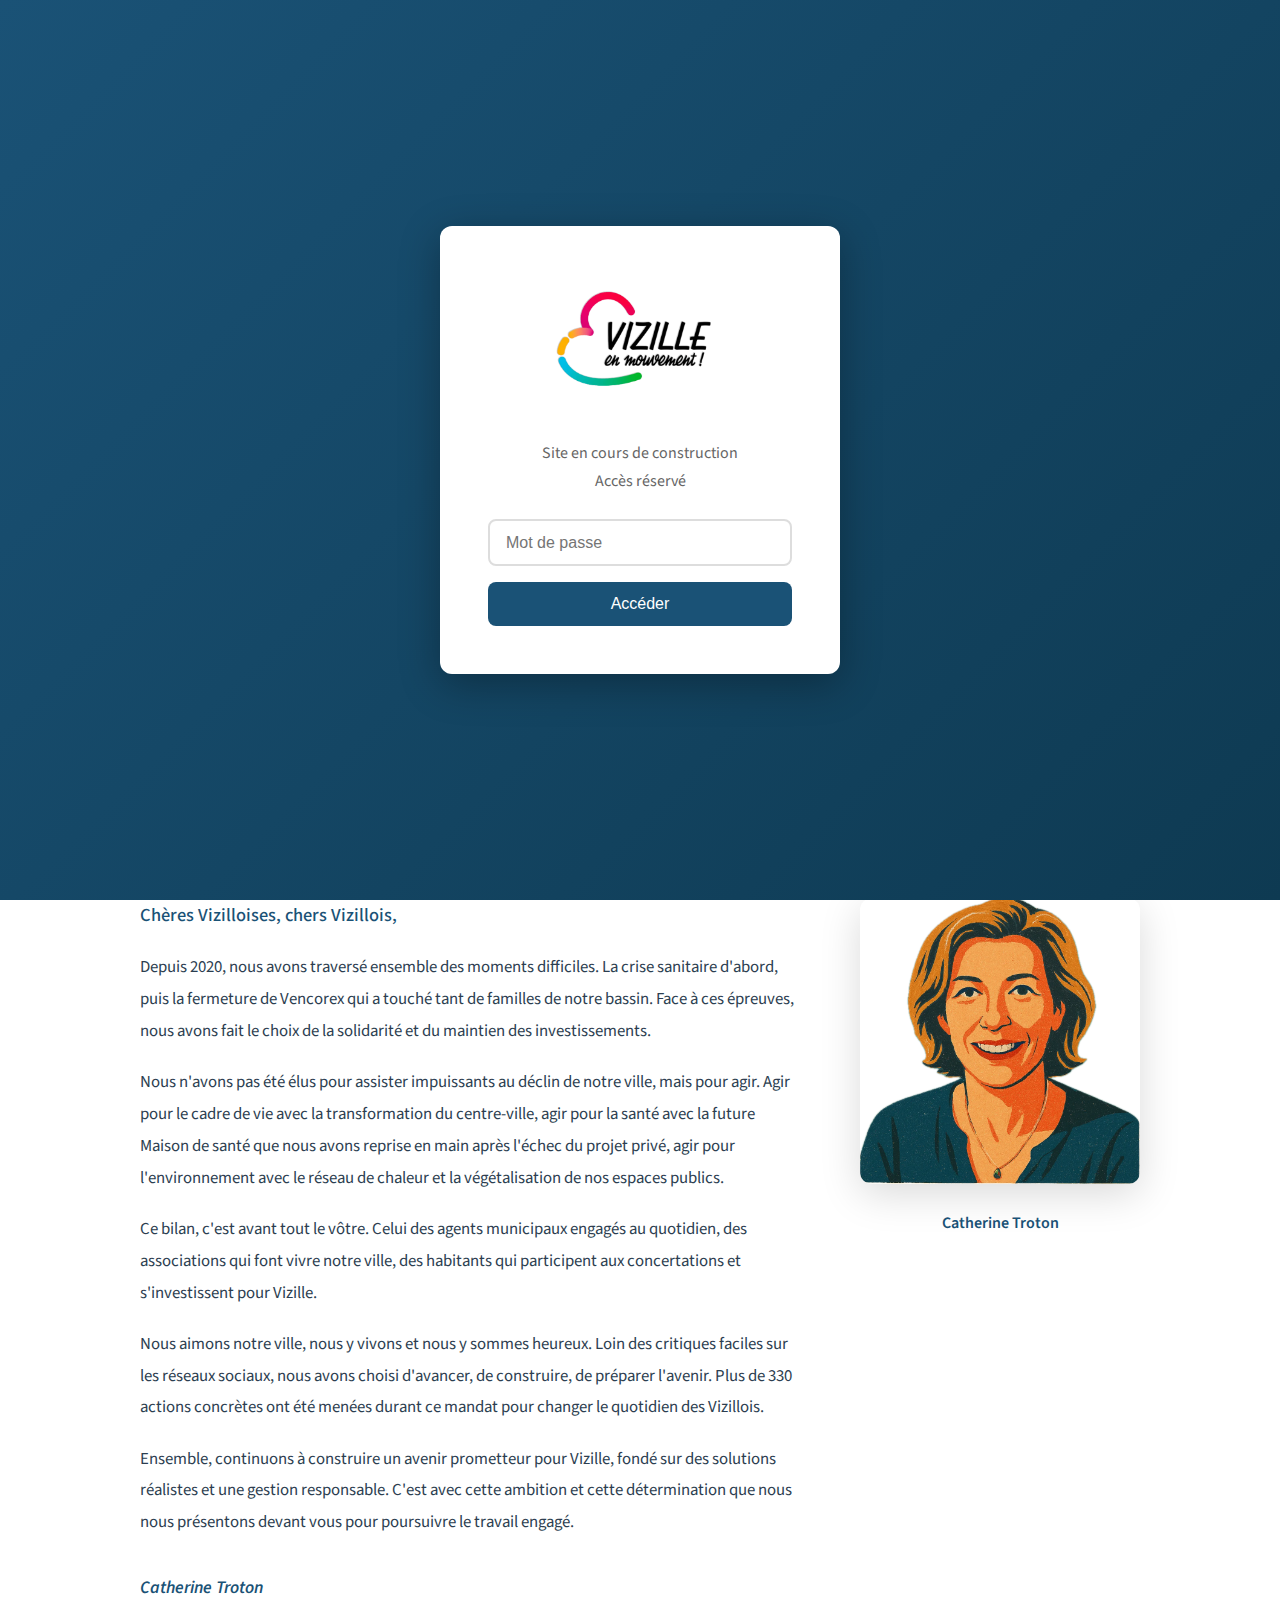
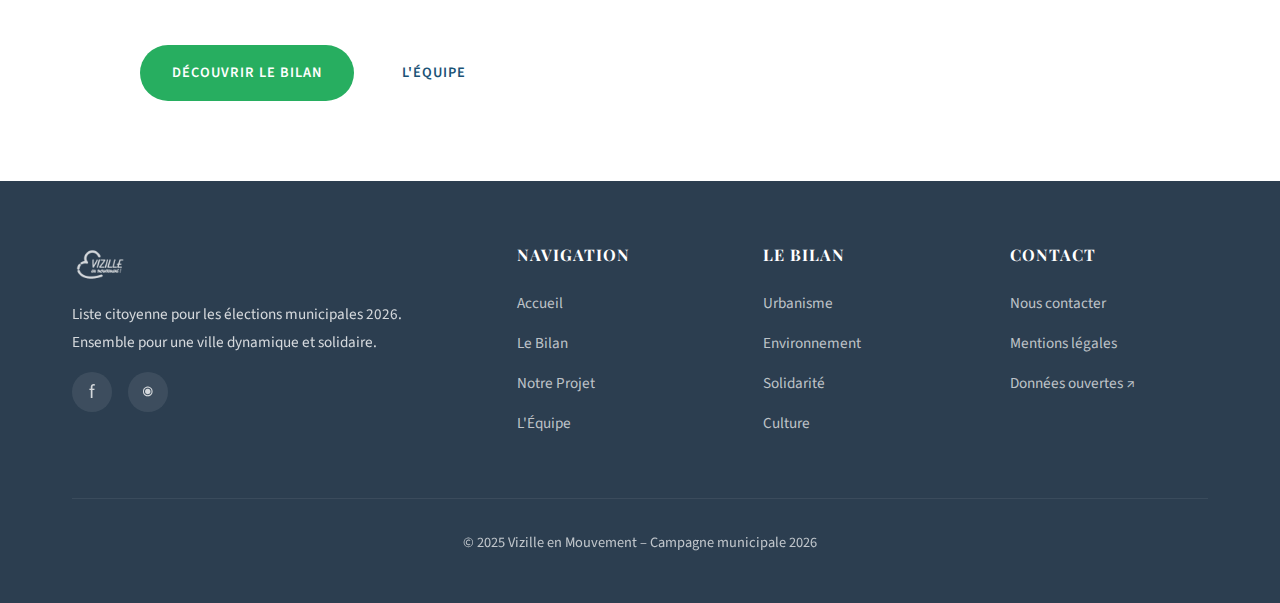
<file: pages/urbanisme.html>
<!DOCTYPE html>
<html lang="fr">
<head>
  <meta charset="UTF-8">
  <meta name="viewport" content="width=device-width, initial-scale=1.0">
  <title>Urbanisme & Aménagement - Vizille en Mouvement</title>
  <meta name="description" content="Bilan urbanisme et aménagement du mandat 2020-2026 à Vizille : ORT, Alliance Textile, Centralité Vizilloise.">
  
  <link rel="preconnect" href="https://fonts.googleapis.com">
  <link rel="preconnect" href="https://fonts.gstatic.com" crossorigin>
  <link href="https://fonts.googleapis.com/css2?family=Playfair+Display:wght@600;700&family=Source+Sans+3:wght@400;500;600;700&display=swap" rel="stylesheet">
  <link rel="stylesheet" href="../css/style.css">
  <style>:root { --font-main: 'Source Sans 3', sans-serif; }</style>
</head>
<body>

  <script>
    if (sessionStorage.getItem('vizille-auth') !== 'ok') {
      window.location.href = '../index.html';
    }
  </script>

  <header>
    <div class="header-inner">
      <a href="../index.html" class="logo">
        <img src="../images/logo.png" alt="Vizille en Mouvement" style="height: 40px;">
      </a>
      <button class="menu-toggle" aria-label="Menu">☰</button>
      <nav>
        <ul id="nav-menu">
          <li><a href="../index.html">Accueil</a></li>
          <li><a href="bilan.html">Le Bilan</a></li>
          <li><a href="projet.html">Notre Projet</a></li>
          <li><a href="equipe.html">L'Équipe</a></li>
          <li><a href="contact.html">Contact</a></li>
        </ul>
      </nav>
    </div>
  </header>

  <!-- MINI BANDEAU SLOGAN -->
  <div style="background: var(--primary); color: white; text-align: center; padding: 0.8rem; margin-top: 75px; font-size: 1.1rem; font-style: italic; font-weight: 500;">
    Ensemble pour une ville dynamique et solidaire
  </div>

  <section class="page-hero" style="margin-top: 0;" style="padding-top: 1rem; padding-bottom: 2rem;">
    <div class="container" style="text-align: center;">
      <p style="font-size: 0.95rem; color: rgba(255,255,255,0.8); margin-bottom: 1rem;">Ensemble pour une ville dynamique et solidaire</p>
    </div>
  </section>
  <section class="page-hero-content">
    <div class="container">
      <p class="breadcrumb"><a href="../index.html">Accueil</a> / <a href="bilan.html">Bilan</a> / Urbanisme</p>
      <h1>🏗️ Urbanisme & Aménagement</h1>
      <p class="lead">Revitaliser le centre-ville, construire des logements, préparer l'avenir du territoire</p>
    </div>
  </section>

  <section class="actions-section">
    <div class="container">
      
      <div class="action-item">
        <h4>Opération de Revitalisation de Territoire (ORT)</h4>
        <p>Signature de la convention ORT en septembre 2025 avec la Métropole. Cette opération d'envergure, à horizon 2030, vise la transformation complète du centre-ville de Vizille.</p>
        <div class="action-meta">
          <span class="status-badge status-realise">Signé</span>
          <span>📅 Septembre 2025</span>
          <span>🤝 Métropole</span>
        </div>
      </div>

      <div class="action-item">
        <h4>Projet « Centralité Vizilloise »</h4>
        <p>Programme de requalification urbaine piloté par Grenoble-Alpes Métropole et la Ville, comprenant plusieurs secteurs :</p>
        <ul style="margin: 1rem 0; padding-left: 1.5rem; color: var(--gray);">
          <li><strong>Secteur Tanneries/CROS</strong> : concertation lancée en 2024, cession EPFL-D novembre 2025</li>
          <li><strong>Rue Général de Gaulle</strong> : travaux de réseaux 2024, piétonisation partielle mars 2025</li>
          <li><strong>Place du Jeu de Paume</strong> : projet d'aménagement et végétalisation participatif</li>
        </ul>
        <div class="action-meta">
          <span class="status-badge status-encours">En cours</span>
          <span>📅 Horizon 2030</span>
        </div>
      </div>

      <div class="action-item">
        <h4>Projet Alliance Textile</h4>
        <p>Pose de la première pierre en octobre 2024 sur l'ancien site Netto. Le projet comprend 28 logements publics et un supermarché. Il intègre également le Service Local de Solidarité du Département.</p>
        <div class="action-meta">
          <span class="status-badge status-encours">En construction</span>
          <span>🏠 28 logements</span>
          <span>📅 Livraison T2 2026</span>
        </div>
      </div>

      <div class="action-item">
        <h4>Les Terrasses de la Romanche</h4>
        <p>52 logements en accession à la propriété (LPV + Isalis Immo). Dispositifs d'aide : PSLA, TVA réduite à 5,5%, exonération de taxe foncière pendant 15 ans.</p>
        <div class="action-meta">
          <span class="status-badge status-realise">Réalisé</span>
          <span>🏠 52 logements</span>
        </div>
      </div>

      <div class="action-item">
        <h4>OPAH-RU Réno'Vizille</h4>
        <p>Opération Programmée d'Amélioration de l'Habitat - Réhabilitation Urbaine sur 5 ans. Première copropriété en travaux (charpente/toiture) fin 2024. Accompagnement des propriétaires pour la rénovation de leur logement.</p>
        <div class="action-meta">
          <span class="status-badge status-encours">En cours</span>
          <span>📅 5 ans</span>
        </div>
      </div>

      <div class="action-item">
        <h4>Parking des Tissages</h4>
        <p>Co-maîtrise d'ouvrage avec la Métropole actée en septembre 2025. Projet structurant pour le stationnement du centre-ville.</p>
        <div class="action-meta">
          <span class="status-badge status-encours">Décidé</span>
          <span>📅 Septembre 2025</span>
          <span>🤝 Métropole</span>
        </div>
      </div>

      <div class="action-item">
        <h4>Stade municipal</h4>
        <p>Déclaration de projet adoptée en mai 2023 pour la modernisation des équipements sportifs. Homologation du stade obtenue pour permettre à l'USV Rugby d'évoluer en Fédérale 3.</p>
        <div class="action-meta">
          <span class="status-badge status-realise">Homologué</span>
          <span>📅 Mai 2023</span>
          <span>🏉 Fédérale 3</span>
        </div>
      </div>

      <div class="text-center mt-2">
        <a href="https://mich59139.github.io/test2/" target="_blank" class="btn btn-primary">Voir toutes les actions Urbanisme →</a>
      </div>

    </div>
  </section>

  <section class="cta-section">
    <div class="container">
      <h2>Explorer les autres thématiques</h2>
      <p style="margin-bottom: 1.5rem;">
        <a href="sante.html" style="color: white; margin: 0 0.5rem;">Santé</a> •
        <a href="environnement.html" style="color: white; margin: 0 0.5rem;">Environnement</a> •
        <a href="culture.html" style="color: white; margin: 0 0.5rem;">Culture</a> •
        <a href="solidarite.html" style="color: white; margin: 0 0.5rem;">Solidarité</a>
      </p>
      <a href="bilan.html" class="btn btn-outline">Retour au bilan complet</a>
    </div>
  </section>

  <footer>
    <div class="container">
      <div class="footer-bottom">
        <p>© 2025 Vizille en Mouvement – <a href="../index.html" style="color: white;">Retour à l'accueil</a></p>
      </div>
    </div>
  </footer>

  <script>
    document.querySelector('.menu-toggle').addEventListener('click', function() {
      document.getElementById('nav-menu').classList.toggle('active');
    });
  </script>
</body>
</html>
</file>
<file: css/style.css>
/* ===========================================
   VIZILLE EN MOUVEMENT - Site de campagne 2026
   =========================================== */

/* Variables */
:root {
  --primary: #1a5276;
  --primary-dark: #0e3a52;
  --secondary: #27ae60;
  --accent: #e74c3c;
  --light: #f8f9fa;
  --dark: #2c3e50;
  --gray: #7f8c8d;
  --white: #ffffff;
  
  --font-main: 'Marianne', -apple-system, BlinkMacSystemFont, 'Segoe UI', sans-serif;
  --font-title: 'Playfair Display', Georgia, serif;
  
  --shadow: 0 4px 20px rgba(0,0,0,0.1);
  --shadow-hover: 0 8px 30px rgba(0,0,0,0.15);
  --radius: 12px;
  --transition: all 0.3s ease;
}

/* Reset & Base */
* {
  margin: 0;
  padding: 0;
  box-sizing: border-box;
}

html {
  scroll-behavior: smooth;
}

body {
  font-family: var(--font-main);
  font-size: 16px;
  line-height: 1.7;
  color: var(--dark);
  background: var(--white);
}

img {
  max-width: 100%;
  height: auto;
}

a {
  color: var(--primary);
  text-decoration: none;
  transition: var(--transition);
}

a:hover {
  color: var(--secondary);
}

/* Typography */
h1, h2, h3, h4 {
  font-family: var(--font-title);
  font-weight: 700;
  line-height: 1.3;
  color: var(--primary-dark);
}

h1 { font-size: 3rem; margin-bottom: 1.5rem; }
h2 { font-size: 2.2rem; margin-bottom: 1.2rem; }
h3 { font-size: 1.5rem; margin-bottom: 1rem; }
h4 { font-size: 1.2rem; margin-bottom: 0.8rem; }

p {
  margin-bottom: 1rem;
}

/* Container */
.container {
  max-width: 1200px;
  margin: 0 auto;
  padding: 0 2rem;
}

/* ===========================================
   HEADER & NAVIGATION
   =========================================== */

header {
  background: var(--white);
  box-shadow: var(--shadow);
  position: fixed;
  top: 0;
  left: 0;
  right: 0;
  z-index: 1000;
}

.header-inner {
  display: flex;
  justify-content: space-between;
  align-items: center;
  padding: 1rem 2rem;
  max-width: 1200px;
  margin: 0 auto;
}

.logo {
  display: flex;
  align-items: center;
  gap: 0.8rem;
  font-family: var(--font-title);
  font-size: 1.4rem;
  font-weight: 700;
  color: var(--primary);
}

.logo-icon {
  width: 45px;
  height: 45px;
  background: linear-gradient(135deg, var(--primary), var(--secondary));
  border-radius: 50%;
  display: flex;
  align-items: center;
  justify-content: center;
  color: white;
  font-weight: bold;
  font-size: 1.2rem;
}

nav ul {
  display: flex;
  list-style: none;
  gap: 2rem;
}

nav a {
  color: var(--dark);
  font-weight: 500;
  padding: 0.5rem 0;
  position: relative;
}

nav a::after {
  content: '';
  position: absolute;
  bottom: 0;
  left: 0;
  width: 0;
  height: 2px;
  background: var(--secondary);
  transition: var(--transition);
}

nav a:hover::after,
nav a.active::after {
  width: 100%;
}

/* Mobile menu */
.menu-toggle {
  display: none;
  background: none;
  border: none;
  font-size: 1.5rem;
  cursor: pointer;
  color: var(--primary);
}

/* ===========================================
   HERO SECTION
   =========================================== */

.hero {
  background: linear-gradient(135deg, var(--primary) 0%, var(--primary-dark) 100%);
  color: var(--white);
  padding: 10rem 0 6rem;
  margin-top: 75px;
  position: relative;
  overflow: hidden;
}

.hero::before {
  content: '';
  position: absolute;
  top: 0;
  left: 0;
  right: 0;
  bottom: 0;
  background: url('data:image/svg+xml,<svg xmlns="http://www.w3.org/2000/svg" viewBox="0 0 100 100"><circle cx="50" cy="50" r="40" fill="none" stroke="rgba(255,255,255,0.05)" stroke-width="0.5"/></svg>');
  background-size: 60px;
  opacity: 0.5;
}

.hero-content {
  position: relative;
  z-index: 1;
  text-align: center;
  max-width: 800px;
  margin: 0 auto;
}

.hero h1 {
  color: var(--white);
  font-size: 3.5rem;
  margin-bottom: 1.5rem;
  animation: fadeInUp 0.8s ease;
}

.hero .subtitle {
  font-size: 1.4rem;
  opacity: 0.9;
  margin-bottom: 2rem;
  animation: fadeInUp 0.8s ease 0.2s both;
}

.hero .tagline {
  font-size: 1.1rem;
  font-style: italic;
  opacity: 0.8;
  margin-bottom: 3rem;
  animation: fadeInUp 0.8s ease 0.4s both;
}

@keyframes fadeInUp {
  from {
    opacity: 0;
    transform: translateY(30px);
  }
  to {
    opacity: 1;
    transform: translateY(0);
  }
}

/* ===========================================
   STATS / CHIFFRES CLÉS
   =========================================== */

.stats {
  display: grid;
  grid-template-columns: repeat(4, 1fr);
  gap: 2rem;
  margin-top: -3rem;
  position: relative;
  z-index: 10;
}

.stat-card {
  background: var(--white);
  padding: 2rem;
  border-radius: var(--radius);
  box-shadow: var(--shadow);
  text-align: center;
  transition: var(--transition);
}

.stat-card:hover {
  transform: translateY(-5px);
  box-shadow: var(--shadow-hover);
}

.stat-number {
  font-family: var(--font-title);
  font-size: 3rem;
  font-weight: 700;
  color: var(--primary);
  line-height: 1;
  margin-bottom: 0.5rem;
}

.stat-label {
  color: var(--gray);
  font-size: 0.95rem;
  text-transform: uppercase;
  letter-spacing: 1px;
}

/* ===========================================
   SECTIONS
   =========================================== */

section {
  padding: 5rem 0;
}

section:nth-child(even) {
  background: var(--light);
}

.section-title {
  text-align: center;
  margin-bottom: 3rem;
}

.section-title h2 {
  display: inline-block;
  position: relative;
}

.section-title h2::after {
  content: '';
  position: absolute;
  bottom: -10px;
  left: 50%;
  transform: translateX(-50%);
  width: 60px;
  height: 3px;
  background: var(--secondary);
  border-radius: 2px;
}

/* ===========================================
   THEMATIQUES GRID
   =========================================== */

.themes-grid {
  display: grid;
  grid-template-columns: repeat(3, 1fr);
  gap: 2rem;
}

.theme-card {
  background: var(--white);
  border-radius: var(--radius);
  overflow: hidden;
  box-shadow: var(--shadow);
  transition: var(--transition);
  display: flex;
  flex-direction: column;
}

.theme-card:hover {
  transform: translateY(-8px);
  box-shadow: var(--shadow-hover);
}

.theme-icon {
  background: linear-gradient(135deg, var(--primary), var(--secondary));
  color: var(--white);
  padding: 2rem;
  font-size: 2.5rem;
  text-align: center;
}

.theme-content {
  padding: 1.5rem;
  flex-grow: 1;
  display: flex;
  flex-direction: column;
}

.theme-content h3 {
  margin-bottom: 0.8rem;
}

.theme-content p {
  color: var(--gray);
  font-size: 0.95rem;
  flex-grow: 1;
}

.theme-link {
  display: inline-flex;
  align-items: center;
  gap: 0.5rem;
  color: var(--primary);
  font-weight: 600;
  margin-top: 1rem;
}

.theme-link:hover {
  gap: 0.8rem;
}

/* ===========================================
   PAGE THEMATIQUE
   =========================================== */

.page-hero {
  background: linear-gradient(135deg, var(--primary) 0%, var(--primary-dark) 100%);
  color: var(--white);
  padding: 8rem 0 4rem;
  margin-top: 75px;
  text-align: center;
}

.page-hero h1 {
  color: var(--white);
  font-size: 2.8rem;
}

.page-hero .lead {
  font-size: 1.2rem;
  opacity: 0.9;
  max-width: 700px;
  margin: 1rem auto 0;
}

.breadcrumb {
  margin-bottom: 1rem;
  font-size: 0.9rem;
  opacity: 0.8;
}

.breadcrumb a {
  color: var(--white);
  opacity: 0.8;
}

.breadcrumb a:hover {
  opacity: 1;
}

/* Actions list */
.actions-section {
  padding: 4rem 0;
}

.action-item {
  background: var(--white);
  border-radius: var(--radius);
  padding: 2rem;
  margin-bottom: 1.5rem;
  box-shadow: var(--shadow);
  border-left: 4px solid var(--secondary);
}

.action-item h4 {
  color: var(--primary);
  margin-bottom: 0.8rem;
}

.action-item p {
  color: var(--gray);
  margin-bottom: 0;
}

.action-meta {
  display: flex;
  gap: 1.5rem;
  margin-top: 1rem;
  font-size: 0.9rem;
}

.action-meta span {
  display: flex;
  align-items: center;
  gap: 0.3rem;
  color: var(--gray);
}

.status-badge {
  display: inline-block;
  padding: 0.25rem 0.75rem;
  border-radius: 20px;
  font-size: 0.8rem;
  font-weight: 600;
}

.status-realise {
  background: #d4edda;
  color: #155724;
}

.status-encours {
  background: #fff3cd;
  color: #856404;
}

/* ===========================================
   CTA SECTION
   =========================================== */

.cta-section {
  background: linear-gradient(135deg, var(--secondary) 0%, #1e8449 100%);
  color: var(--white);
  text-align: center;
  padding: 4rem 0;
}

.cta-section h2 {
  color: var(--white);
  margin-bottom: 1rem;
}

.cta-section p {
  opacity: 0.9;
  margin-bottom: 2rem;
  font-size: 1.1rem;
}

/* Buttons */
.btn {
  display: inline-block;
  padding: 1rem 2rem;
  border-radius: 50px;
  font-weight: 600;
  text-transform: uppercase;
  letter-spacing: 1px;
  font-size: 0.9rem;
  transition: var(--transition);
  cursor: pointer;
  border: none;
}

.btn-primary {
  background: var(--secondary);
  color: var(--white);
}

.btn-primary:hover {
  background: #1e8449;
  color: var(--white);
  transform: translateY(-2px);
}

.btn-secondary {
  background: var(--white);
  color: var(--primary);
}

.btn-secondary:hover {
  background: var(--light);
  color: var(--primary);
  transform: translateY(-2px);
}

.btn-outline {
  background: transparent;
  border: 2px solid var(--white);
  color: var(--white);
}

.btn-outline:hover {
  background: var(--white);
  color: var(--primary);
}

/* ===========================================
   FOOTER
   =========================================== */

footer {
  background: var(--dark);
  color: var(--white);
  padding: 4rem 0 2rem;
}

.footer-grid {
  display: grid;
  grid-template-columns: 2fr 1fr 1fr 1fr;
  gap: 3rem;
  margin-bottom: 3rem;
}

.footer-brand {
  font-size: 0.95rem;
  opacity: 0.8;
  line-height: 1.8;
}

.footer-brand .logo {
  margin-bottom: 1rem;
  color: var(--white);
}

footer h4 {
  color: var(--white);
  font-size: 1rem;
  margin-bottom: 1.5rem;
  text-transform: uppercase;
  letter-spacing: 1px;
}

footer ul {
  list-style: none;
}

footer ul li {
  margin-bottom: 0.8rem;
}

footer ul a {
  color: rgba(255,255,255,0.7);
  font-size: 0.95rem;
}

footer ul a:hover {
  color: var(--white);
}

.footer-bottom {
  border-top: 1px solid rgba(255,255,255,0.1);
  padding-top: 2rem;
  text-align: center;
  font-size: 0.9rem;
  opacity: 0.7;
}

.social-links {
  display: flex;
  gap: 1rem;
  margin-top: 1rem;
}

.social-links a {
  width: 40px;
  height: 40px;
  border-radius: 50%;
  background: rgba(255,255,255,0.1);
  display: flex;
  align-items: center;
  justify-content: center;
  color: var(--white);
  font-size: 1.2rem;
  transition: var(--transition);
}

.social-links a:hover {
  background: var(--secondary);
}

/* ===========================================
   RESPONSIVE
   =========================================== */

@media (max-width: 992px) {
  .stats {
    grid-template-columns: repeat(2, 1fr);
  }
  
  .themes-grid {
    grid-template-columns: repeat(2, 1fr);
  }
  
  .footer-grid {
    grid-template-columns: repeat(2, 1fr);
  }
  
  h1 { font-size: 2.5rem; }
  .hero h1 { font-size: 2.8rem; }
}

@media (max-width: 768px) {
  .menu-toggle {
    display: block;
  }
  
  nav ul {
    display: none;
    position: absolute;
    top: 100%;
    left: 0;
    right: 0;
    background: var(--white);
    flex-direction: column;
    padding: 1rem 2rem;
    box-shadow: var(--shadow);
    gap: 0;
  }
  
  nav ul.active {
    display: flex;
  }
  
  nav ul li {
    padding: 0.8rem 0;
    border-bottom: 1px solid var(--light);
  }
  
  .stats {
    grid-template-columns: 1fr 1fr;
    gap: 1rem;
  }
  
  .stat-card {
    padding: 1.5rem;
  }
  
  .stat-number {
    font-size: 2.2rem;
  }
  
  .themes-grid {
    grid-template-columns: 1fr;
  }
  
  .footer-grid {
    grid-template-columns: 1fr;
    gap: 2rem;
  }
  
  h1 { font-size: 2rem; }
  h2 { font-size: 1.8rem; }
  .hero h1 { font-size: 2.2rem; }
  .hero .subtitle { font-size: 1.1rem; }
  
  section {
    padding: 3rem 0;
  }
}

@media (max-width: 480px) {
  .container {
    padding: 0 1rem;
  }
  
  .stats {
    grid-template-columns: 1fr;
  }
  
  .header-inner {
    padding: 0.8rem 1rem;
  }
  
  .logo {
    font-size: 1.1rem;
  }
  
  .logo-icon {
    width: 35px;
    height: 35px;
    font-size: 1rem;
  }
}

/* ===========================================
   UTILITIES
   =========================================== */

.text-center { text-align: center; }
.text-primary { color: var(--primary); }
.text-secondary { color: var(--secondary); }
.mt-1 { margin-top: 1rem; }
.mt-2 { margin-top: 2rem; }
.mb-1 { margin-bottom: 1rem; }
.mb-2 { margin-bottom: 2rem; }

/* External link icon */
.external-link::after {
  content: ' ↗';
  font-size: 0.8em;
}
</file>
